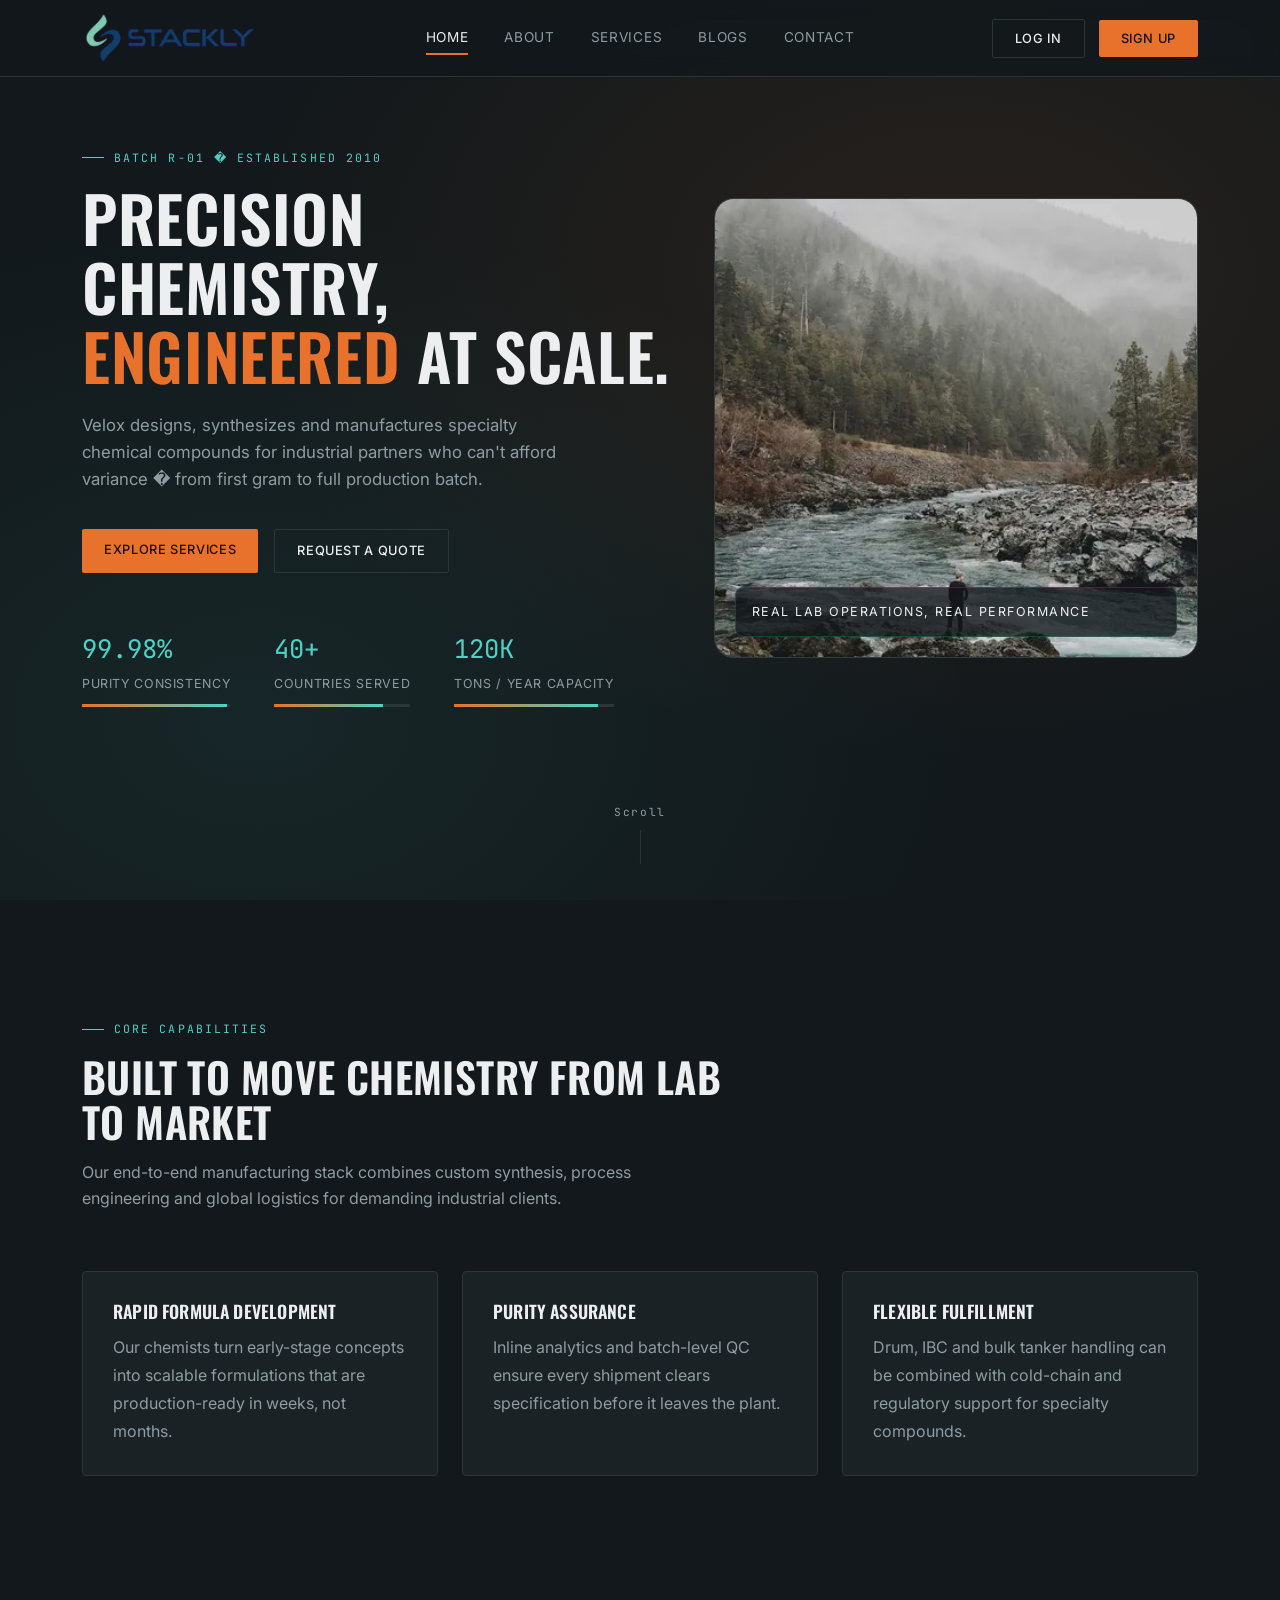
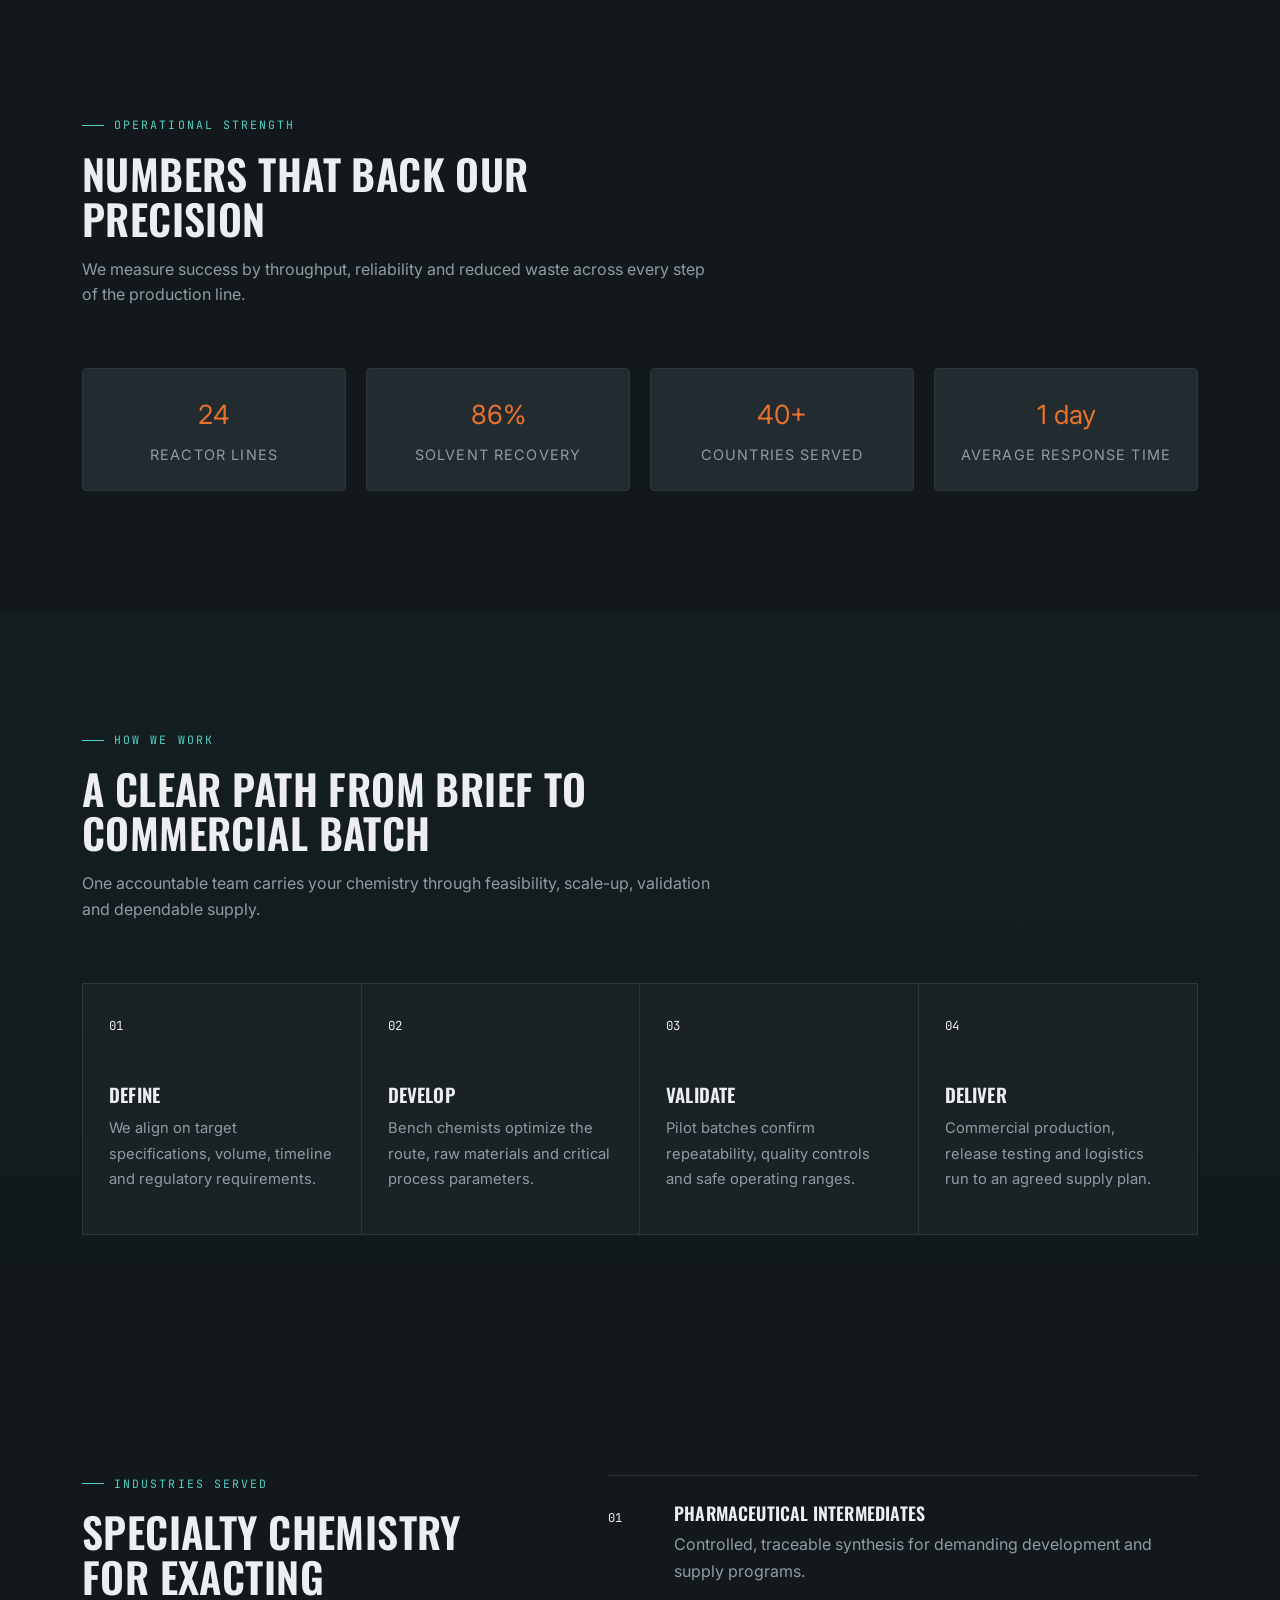
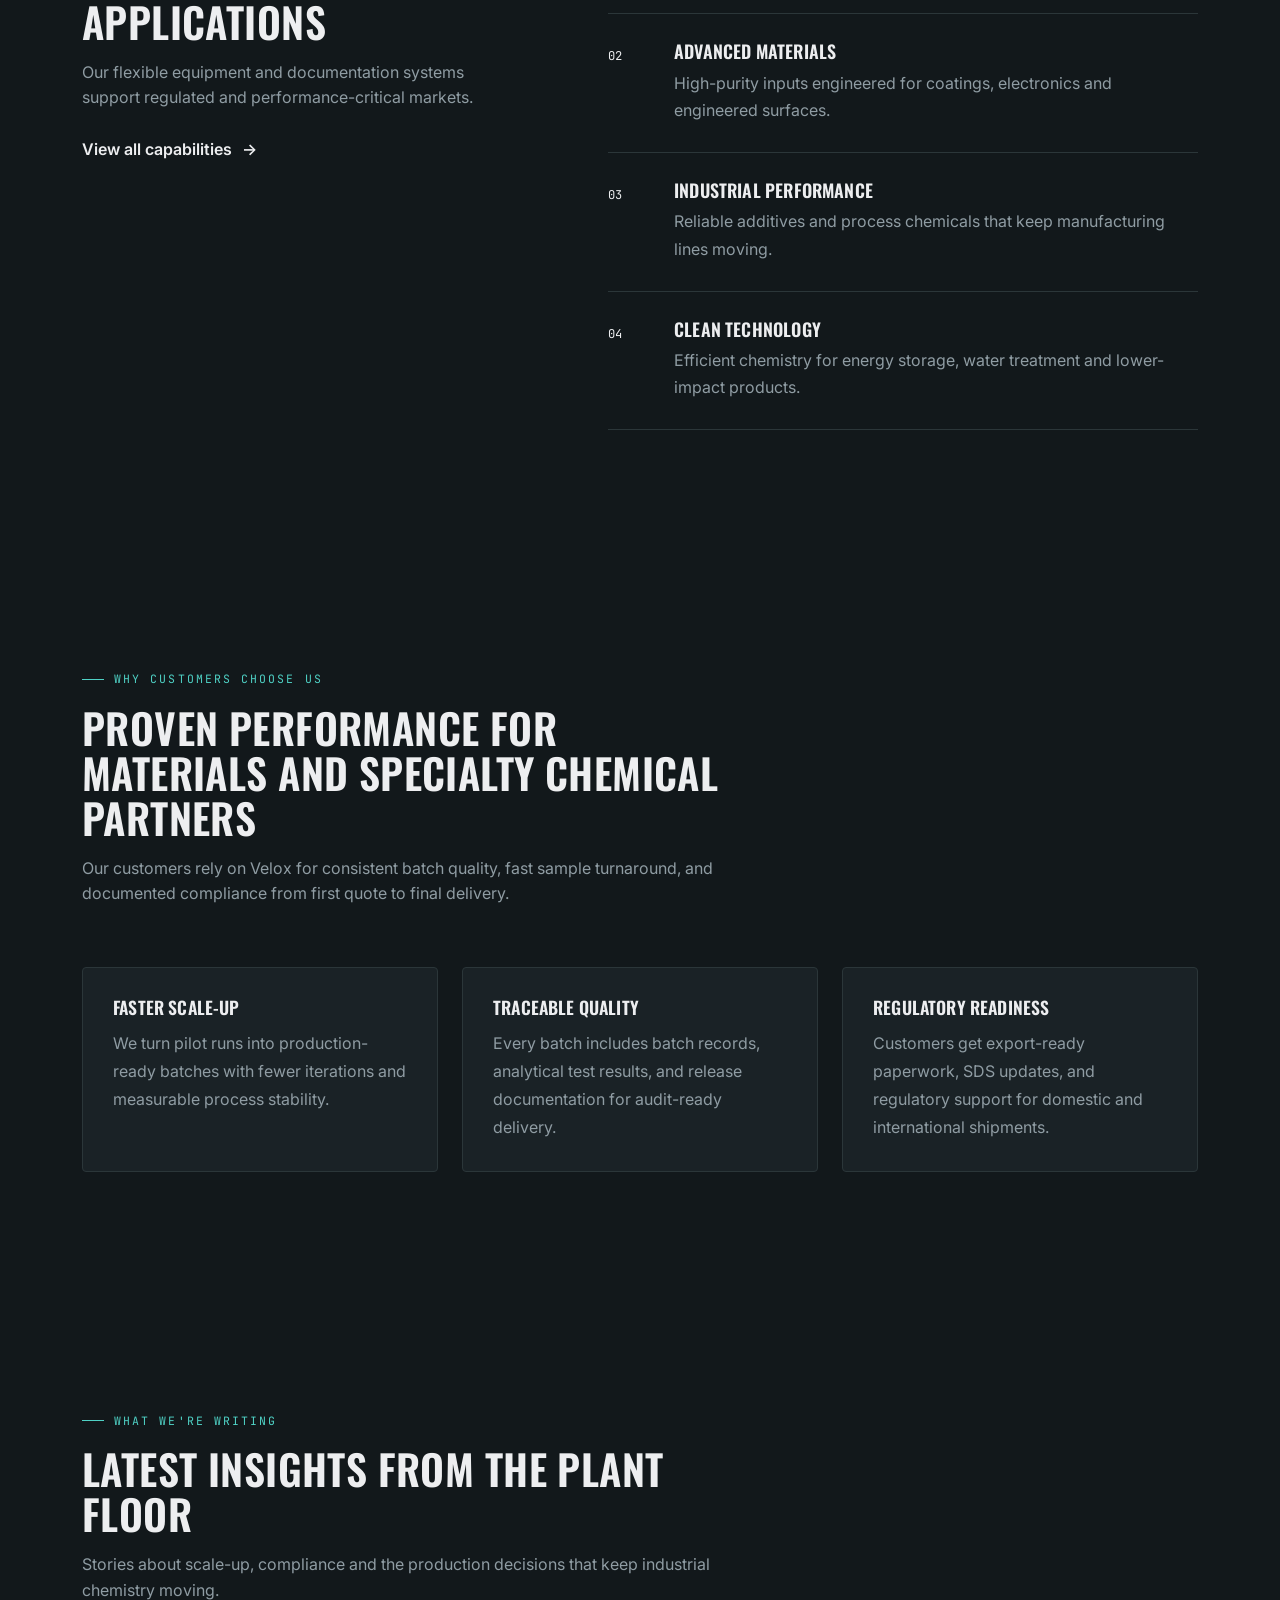
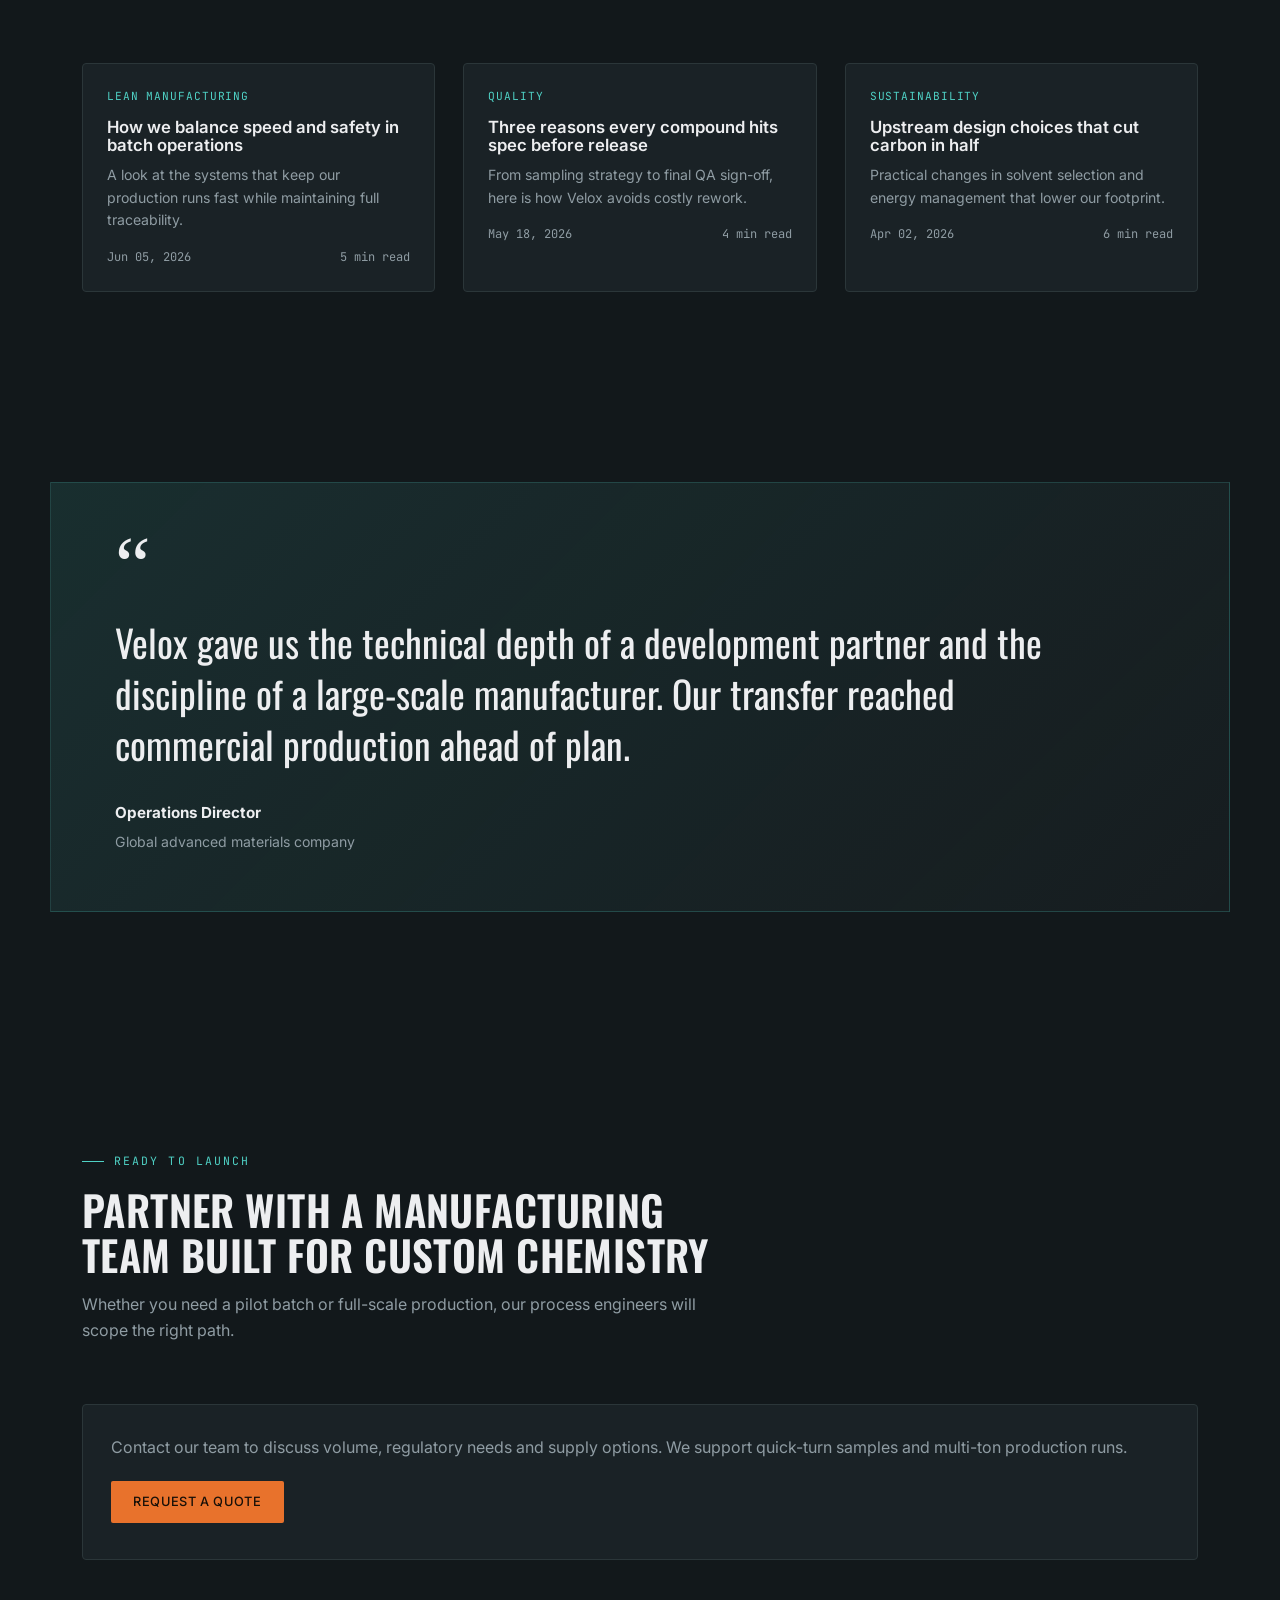
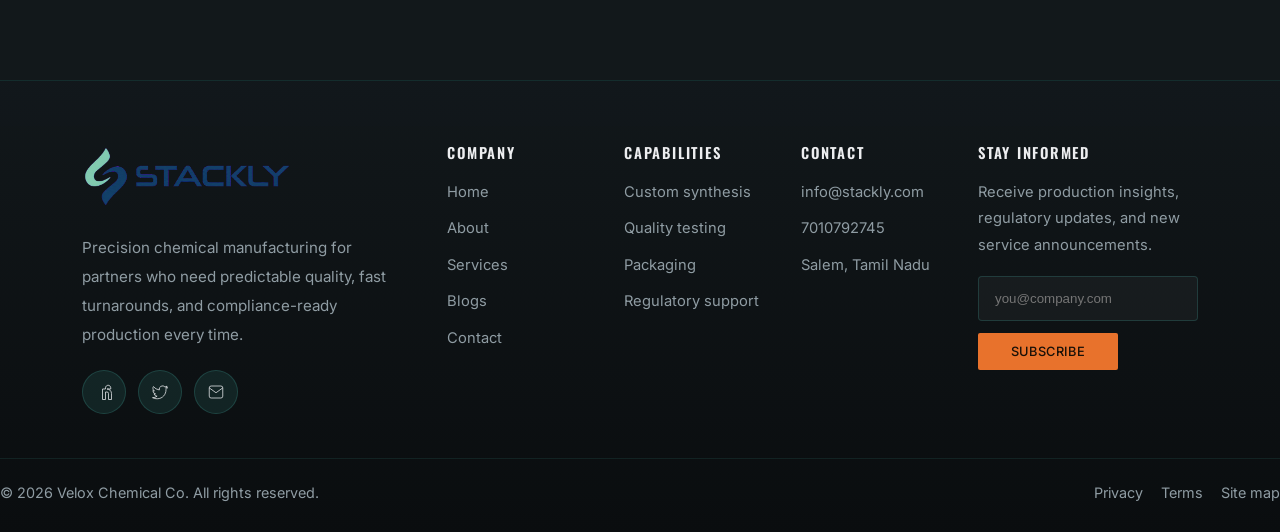
<file: index.html>
<!DOCTYPE html>
<html lang="en">
<head>
<meta charset="UTF-8">
<meta name="viewport" content="width=device-width, initial-scale=1.0">
<title>VELOX Chemical � Precision Chemical Manufacturing</title>
<link rel="preconnect" href="https://fonts.googleapis.com">
<link href="https://fonts.googleapis.com/css2?family=Oswald:wght@400;500;600;700&family=Inter:wght@400;500;600&family=JetBrains+Mono:wght@400;500&display=swap" rel="stylesheet">
<link rel="stylesheet" href="styles.css">
</head>
<body>
<header class="site-nav">
  <div class="nav-inner">
    <a href="index.html" class="logo">
      <img src="assets/stackly-logo.webp" alt="Stackly" class="brand-logo">
    </a>
    <button class="hamburger" id="hamburger" aria-label="Toggle menu"><span></span><span></span><span></span></button>
    <nav class="links" id="navLinks">
      <a href="index.html" class="nav-link">Home</a>
      <a href="about.html" class="nav-link">About</a>
      <a href="services.html" class="nav-link">Services</a>
      <a href="blogs.html" class="nav-link">Blogs</a>
      <a href="contact.html" class="nav-link">Contact</a>
    </nav>
    <div class="nav-actions">
      <button class="btn btn-ghost" onclick="openAuth('login')"><span>Log In</span></button>
      <button class="btn btn-primary" onclick="openAuth('signup')"><span>Sign Up</span></button>
    </div>
  </div>
</header>
<main id="site">
  <section class="hero" id="home">
    <div class="container hero-grid">
      <div>
        <div class="eyebrow">Batch R-01 � Established 2010</div>
        <h1 class="reveal in-view">Precision chemistry,<br><em>engineered</em> at scale.</h1>
        <p class="lede reveal in-view" style="transition-delay:.1s">Velox designs, synthesizes and manufactures specialty chemical compounds for industrial partners who can't afford variance � from first gram to full production batch.</p>
        <div class="hero-ctas reveal in-view" style="transition-delay:.2s">
          <a href="services.html" class="btn btn-primary"><span>Explore Services</span></a>
          <a href="contact.html" class="btn btn-ghost"><span>Request a Quote</span></a>
        </div>
        <div class="stat-row reveal in-view" style="transition-delay:.3s">
          <div class="stat">
            <div class="num">99.98%</div>
            <div class="label">Purity Consistency</div>
            <div class="liquid-bar" style="--fill:98%"><i></i></div>
          </div>
          <div class="stat">
            <div class="num">40+</div>
            <div class="label">Countries Served</div>
            <div class="liquid-bar" style="--fill:80%"><i></i></div>
          </div>
          <div class="stat">
            <div class="num">120K</div>
            <div class="label">Tons / Year Capacity</div>
            <div class="liquid-bar" style="--fill:90%"><i></i></div>
          </div>
        </div>
      </div>
      <div class="scene reveal in-view" style="transition-delay:.2s">
        <div class="hero-media">
          <img src="assets/hero.webp" alt="Laboratory technician inspecting chemical reactor">
          <div class="hero-media-tag">Real lab operations, real performance</div>
        </div>
      </div>
    </div>
    <div class="scroll-cue"><span>Scroll</span><div class="line"></div></div>
  </section>
  <section id="home-services">
    <div class="container">
      <div class="section-head reveal">
        <div class="eyebrow">Core capabilities</div>
        <h2>Built to move chemistry from lab to market</h2>
        <p>Our end-to-end manufacturing stack combines custom synthesis, process engineering and global logistics for demanding industrial clients.</p>
      </div>
      <div class="feature-grid reveal-stagger">
        <div class="feature-card">
          <h3>Rapid formula development</h3>
          <p>Our chemists turn early-stage concepts into scalable formulations that are production-ready in weeks, not months.</p>
        </div>
        <div class="feature-card">
          <h3>Purity assurance</h3>
          <p>Inline analytics and batch-level QC ensure every shipment clears specification before it leaves the plant.</p>
        </div>
        <div class="feature-card">
          <h3>Flexible fulfillment</h3>
          <p>Drum, IBC and bulk tanker handling can be combined with cold-chain and regulatory support for specialty compounds.</p>
        </div>
      </div>
    </div>
  </section>
  <section id="home-impact" class="reveal">
    <div class="container">
      <div class="section-head">
        <div class="eyebrow">Operational strength</div>
        <h2>Numbers that back our precision</h2>
        <p>We measure success by throughput, reliability and reduced waste across every step of the production line.</p>
      </div>
      <div class="stats-grid">
        <div class="stat-card"><div class="num">24</div><div class="label">Reactor lines</div></div>
        <div class="stat-card"><div class="num">86%</div><div class="label">Solvent recovery</div></div>
        <div class="stat-card"><div class="num">40+</div><div class="label">Countries served</div></div>
        <div class="stat-card"><div class="num">1 day</div><div class="label">Average response time</div></div>
      </div>
    </div>
  </section>
  <section id="home-process" class="home-process">
    <div class="container">
      <div class="section-head reveal">
        <div class="eyebrow">How we work</div>
        <h2>A clear path from brief to commercial batch</h2>
        <p>One accountable team carries your chemistry through feasibility, scale-up, validation and dependable supply.</p>
      </div>
      <div class="process-grid reveal-stagger">
        <article class="process-step"><span>01</span><h3>Define</h3><p>We align on target specifications, volume, timeline and regulatory requirements.</p></article>
        <article class="process-step"><span>02</span><h3>Develop</h3><p>Bench chemists optimize the route, raw materials and critical process parameters.</p></article>
        <article class="process-step"><span>03</span><h3>Validate</h3><p>Pilot batches confirm repeatability, quality controls and safe operating ranges.</p></article>
        <article class="process-step"><span>04</span><h3>Deliver</h3><p>Commercial production, release testing and logistics run to an agreed supply plan.</p></article>
      </div>
    </div>
  </section>
  <section id="home-industries">
    <div class="container industries-layout">
      <div class="section-head reveal">
        <div class="eyebrow">Industries served</div>
        <h2>Specialty chemistry for exacting applications</h2>
        <p>Our flexible equipment and documentation systems support regulated and performance-critical markets.</p>
        <a href="services.html" class="text-link">View all capabilities <span aria-hidden="true">→</span></a>
      </div>
      <div class="industry-list reveal-stagger">
        <article><span>01</span><div><h3>Pharmaceutical intermediates</h3><p>Controlled, traceable synthesis for demanding development and supply programs.</p></div></article>
        <article><span>02</span><div><h3>Advanced materials</h3><p>High-purity inputs engineered for coatings, electronics and engineered surfaces.</p></div></article>
        <article><span>03</span><div><h3>Industrial performance</h3><p>Reliable additives and process chemicals that keep manufacturing lines moving.</p></div></article>
        <article><span>04</span><div><h3>Clean technology</h3><p>Efficient chemistry for energy storage, water treatment and lower-impact products.</p></div></article>
      </div>
    </div>
  </section>
  <section id="home-trust" class="reveal">
    <div class="container">
      <div class="section-head">
        <div class="eyebrow">Why customers choose us</div>
        <h2>Proven performance for materials and specialty chemical partners</h2>
        <p>Our customers rely on Velox for consistent batch quality, fast sample turnaround, and documented compliance from first quote to final delivery.</p>
      </div>
      <div class="feature-grid reveal-stagger">
        <div class="feature-card">
          <h3>Faster scale-up</h3>
          <p>We turn pilot runs into production-ready batches with fewer iterations and measurable process stability.</p>
        </div>
        <div class="feature-card">
          <h3>Traceable quality</h3>
          <p>Every batch includes batch records, analytical test results, and release documentation for audit-ready delivery.</p>
        </div>
        <div class="feature-card">
          <h3>Regulatory readiness</h3>
          <p>Customers get export-ready paperwork, SDS updates, and regulatory support for domestic and international shipments.</p>
        </div>
      </div>
    </div>
  </section>
  <section id="home-blog">
    <div class="container">
      <div class="section-head reveal">
        <div class="eyebrow">What we're writing</div>
        <h2>Latest insights from the plant floor</h2>
        <p>Stories about scale-up, compliance and the production decisions that keep industrial chemistry moving.</p>
      </div>
      <div class="blog-grid reveal-stagger">
        <article class="blog-card">
          <div class="blog-body">
            <div class="blog-tag">Lean Manufacturing</div>
            <h3>How we balance speed and safety in batch operations</h3>
            <p>A look at the systems that keep our production runs fast while maintaining full traceability.</p>
            <div class="blog-meta"><span>Jun 05, 2026</span><span>5 min read</span></div>
          </div>
        </article>
        <article class="blog-card">
          <div class="blog-body">
            <div class="blog-tag">Quality</div>
            <h3>Three reasons every compound hits spec before release</h3>
            <p>From sampling strategy to final QA sign-off, here is how Velox avoids costly rework.</p>
            <div class="blog-meta"><span>May 18, 2026</span><span>4 min read</span></div>
          </div>
        </article>
        <article class="blog-card">
          <div class="blog-body">
            <div class="blog-tag">Sustainability</div>
            <h3>Upstream design choices that cut carbon in half</h3>
            <p>Practical changes in solvent selection and energy management that lower our footprint.</p>
            <div class="blog-meta"><span>Apr 02, 2026</span><span>6 min read</span></div>
          </div>
        </article>
      </div>
    </div>
  </section>
  <section id="home-testimonial" class="reveal">
    <div class="container testimonial-panel">
      <div class="quote-mark" aria-hidden="true">“</div>
      <blockquote>Velox gave us the technical depth of a development partner and the discipline of a large-scale manufacturer. Our transfer reached commercial production ahead of plan.</blockquote>
      <div class="quote-author"><strong>Operations Director</strong><span>Global advanced materials company</span></div>
    </div>
  </section>
  <section id="home-cta" class="reveal">
    <div class="container">
      <div class="section-head">
        <div class="eyebrow">Ready to launch</div>
        <h2>Partner with a manufacturing team built for custom chemistry</h2>
        <p>Whether you need a pilot batch or full-scale production, our process engineers will scope the right path.</p>
      </div>
      <div class="card-panel">
        <p>Contact our team to discuss volume, regulatory needs and supply options. We support quick-turn samples and multi-ton production runs.</p>
        <a href="contact.html" class="btn btn-primary" style="margin-top:20px; display:inline-block;"><span>Request a quote</span></a>
      </div>
    </div>
  </section>
</main>
<footer class="site-footer">
  <div class="container footer-grid">
    <div class="footer-brand">
      <a href="index.html" class="footer-logo"><img src="assets/stackly-logo.webp" alt="Stackly" class="brand-logo"></a>
      <p>Precision chemical manufacturing for partners who need predictable quality, fast turnarounds, and compliance-ready production every time.</p>
      <div class="footer-social">
        <a href="404.html" aria-label="LinkedIn">
          <svg viewBox="0 0 24 24" aria-hidden="true"><path d="M16 8a6 6 0 0 1 6 6v8h-4v-8a2 2 0 0 0-2-2h-2v10h-4V8h4V6.5C14 4.57 15.57 3 17.5 3S21 4.57 21 6.5V8h-5z"/></svg>
        </a>
        <a href="404.html" aria-label="Twitter">
          <svg viewBox="0 0 24 24" aria-hidden="true"><path d="M22 5.92c-.8.35-1.65.58-2.55.69a4.44 4.44 0 0 0 1.96-2.45 8.8 8.8 0 0 1-2.8 1.08 4.4 4.4 0 0 0-7.5 4.02A12.48 12.48 0 0 1 3.15 4.8a4.37 4.37 0 0 0-.6 2.21 4.4 4.4 0 0 0 1.96 3.66 4.37 4.37 0 0 1-2-.56v.06a4.4 4.4 0 0 0 3.52 4.31 4.44 4.44 0 0 1-2 .08 4.4 4.4 0 0 0 4.11 3.05A8.82 8.82 0 0 1 2 19.54 12.43 12.43 0 0 0 8.29 21c7.55 0 11.68-6.26 11.68-11.68 0-.18-.01-.36-.02-.54A8.36 8.36 0 0 0 22 5.92z"/></svg>
        </a>
        <a href="404.html" aria-label="Email">
          <svg viewBox="0 0 24 24" aria-hidden="true"><path d="M3 6.5A2.5 2.5 0 0 1 5.5 4h13A2.5 2.5 0 0 1 21 6.5v11a2.5 2.5 0 0 1-2.5 2.5h-13A2.5 2.5 0 0 1 3 17.5v-11z"/><path d="M21 6.5 12 13 3 6.5"/></svg>
        </a>
      </div>
    </div>
    <div class="footer-column">
      <h4>Company</h4>
      <a href="index.html">Home</a>
      <a href="about.html">About</a>
      <a href="services.html">Services</a>
      <a href="blogs.html">Blogs</a>
      <a href="contact.html">Contact</a>
    </div>
    <div class="footer-column">
      <h4>Capabilities</h4>
      <a href="404.html">Custom synthesis</a>
      <a href="404.html">Quality testing</a>
      <a href="404.html">Packaging</a>
      <a href="404.html">Regulatory support</a>
    </div>
    <div class="footer-column">
      <h4>Contact</h4>
      <p>info@stackly.com</p>
      <p>7010792745</p>
      <p>Salem, Tamil Nadu</p>
    </div>
    <div class="footer-column footer-subscribe">
      <h4>Stay informed</h4>
      <p>Receive production insights, regulatory updates, and new service announcements.</p>
      <form class="newsletter-form footer-newsletter-form">
        <input type="email" placeholder="you@company.com" aria-label="Email for newsletter" required>
        <button type="submit" class="btn btn-primary"><span>Subscribe</span></button>
      </form>
    </div>
  </div>
  <div class="footer-bottom">
    <p>© 2026 Velox Chemical Co. All rights reserved.</p>
    <div class="footer-bottom-links">
      <a href="404.html">Privacy</a>
      <a href="404.html">Terms</a>
      <a href="404.html">Site map</a>
    </div>
  </div>
</footer>
<div class="auth-overlay" id="authOverlay">
  <div class="auth-card">
    <button class="auth-close" onclick="closeAuth()" aria-label="Close">?</button>
    <div class="auth-role-select">
      <button type="button" class="role-option active" data-role="user" onclick="selectAuthRole('user')">User</button>
      <button type="button" class="role-option" data-role="admin" onclick="selectAuthRole('admin')">Admin</button>
    </div>
    <div class="auth-panel active" id="loginPanel">
      <div class="auth-eyebrow">Client Portal</div>
      <h2>Log in</h2>
      <p class="sub">Access batch records, certificates of analysis and shipment tracking.</p>
      <form class="auth-form" onsubmit="return submitAuth(event,'login')">
        <div class="field"><label for="li-email">Email</label><input id="li-email" type="email" required placeholder="you@company.com"></div>
        <div class="field"><label for="li-domain">Domain</label><select id="li-domain" required><option value="" selected disabled>Choose your domain</option><option>Manufacturing</option><option>Research &amp; Development</option><option>Pharmaceutical</option><option>Supplier</option><option>Other</option></select></div>
        <div class="field"><label for="li-pass">Password</label><input id="li-pass" type="password" required placeholder="��������"></div>
        <div class="auth-form-options"><button type="button" class="forgot-password" onclick="requestPasswordReset()">Forgot password?</button></div>
        <p class="auth-message" aria-live="polite"></p>
        <button type="submit" class="btn btn-primary auth-submit"><span>Log In</span></button>
      </form>
      <div class="auth-switch">New to Velox? <button onclick="switchAuth('signup')">Create an account</button></div>
    </div>
    <div class="auth-panel" id="signupPanel">
      <div class="auth-eyebrow">Client Portal</div>
      <h2>Sign up</h2>
      <p class="sub">Set up an account to request quotes and track production runs.</p>
      <form class="auth-form" onsubmit="return submitAuth(event,'signup')">
        <div class="field"><label for="su-name">Your name</label><input id="su-name" type="text" required placeholder="Your full name" autocomplete="name"></div>
        <div class="field"><label for="su-email">Email</label><input id="su-email" type="email" required placeholder="you@company.com"></div>
        <div class="field"><label for="su-pass">Password</label><input id="su-pass" type="password" required placeholder="��������"></div>
        <button type="submit" class="btn btn-primary auth-submit"><span>Create Account</span></button>
      </form>
      <div class="auth-switch">Already have an account? <button onclick="switchAuth('login')">Log in</button></div>
    </div>
  </div>
</div>
<script src="script.js"></script>
</body>
</html>
</file>
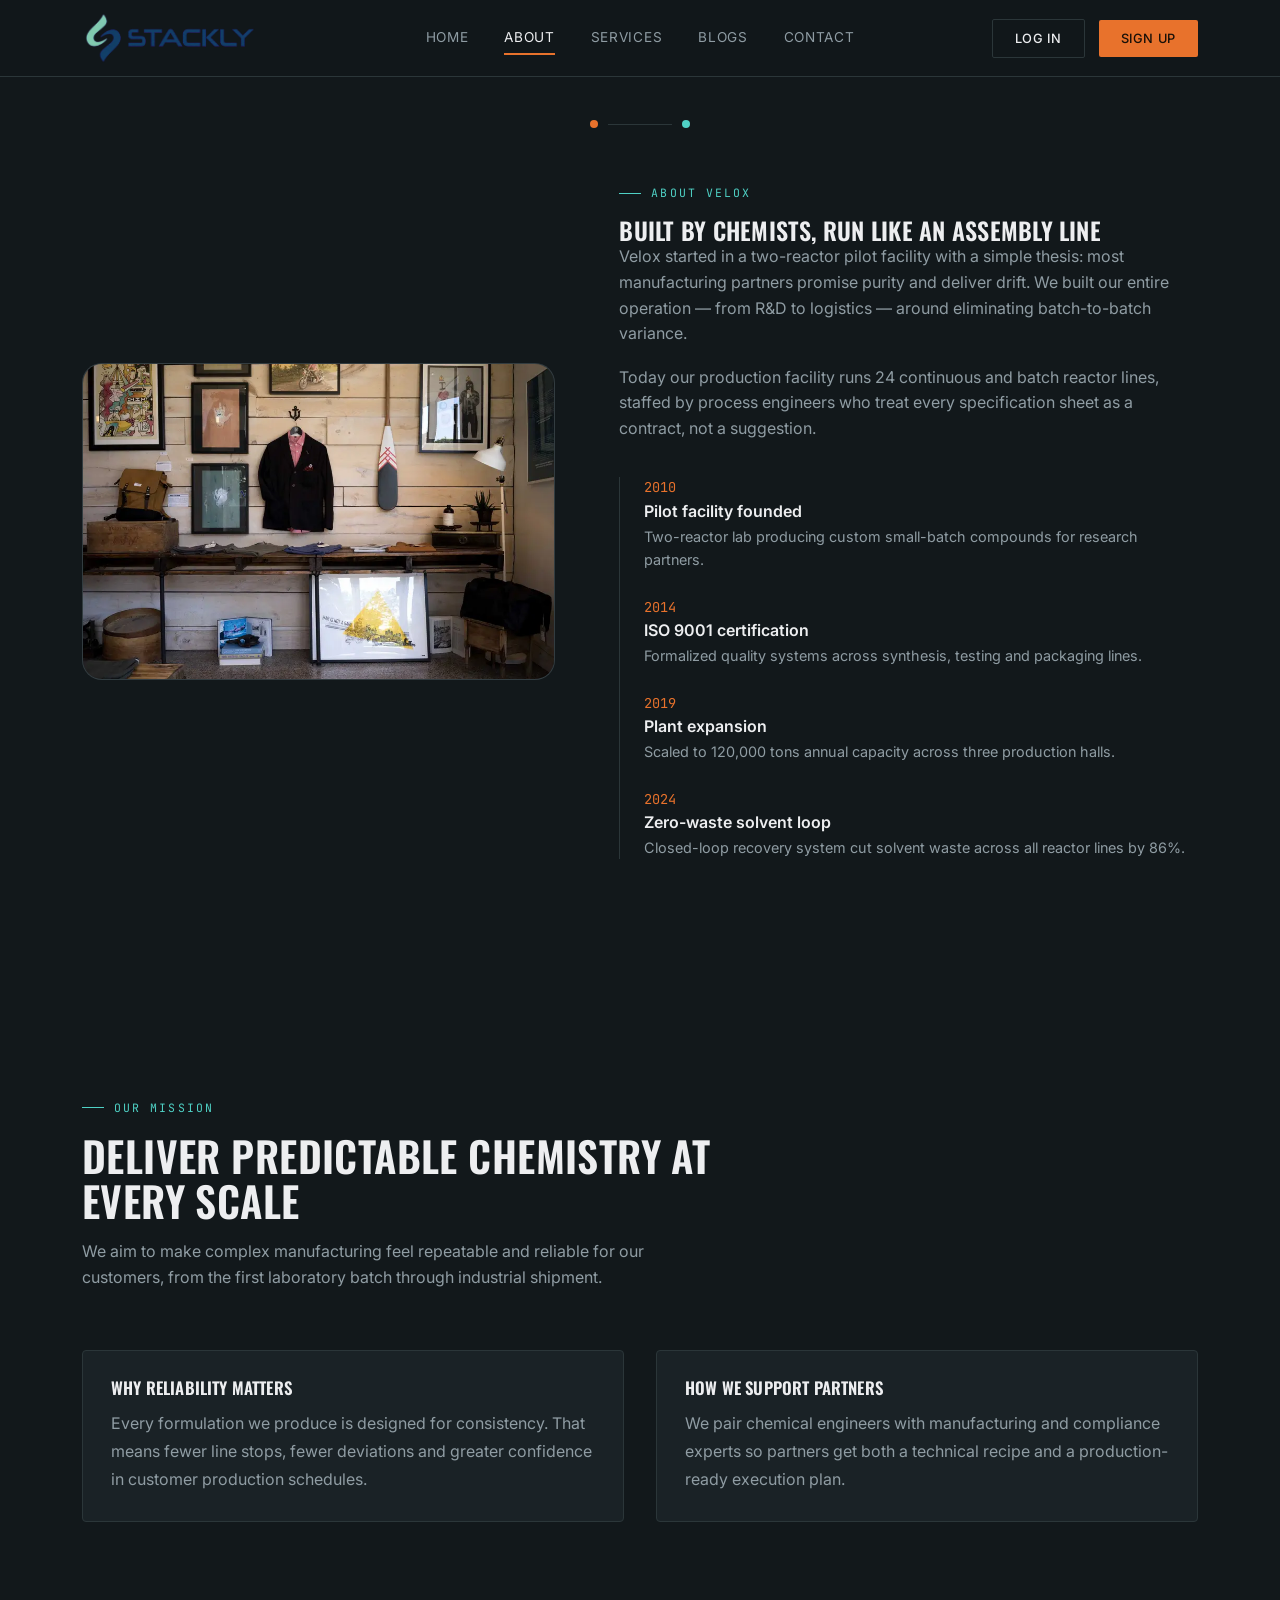
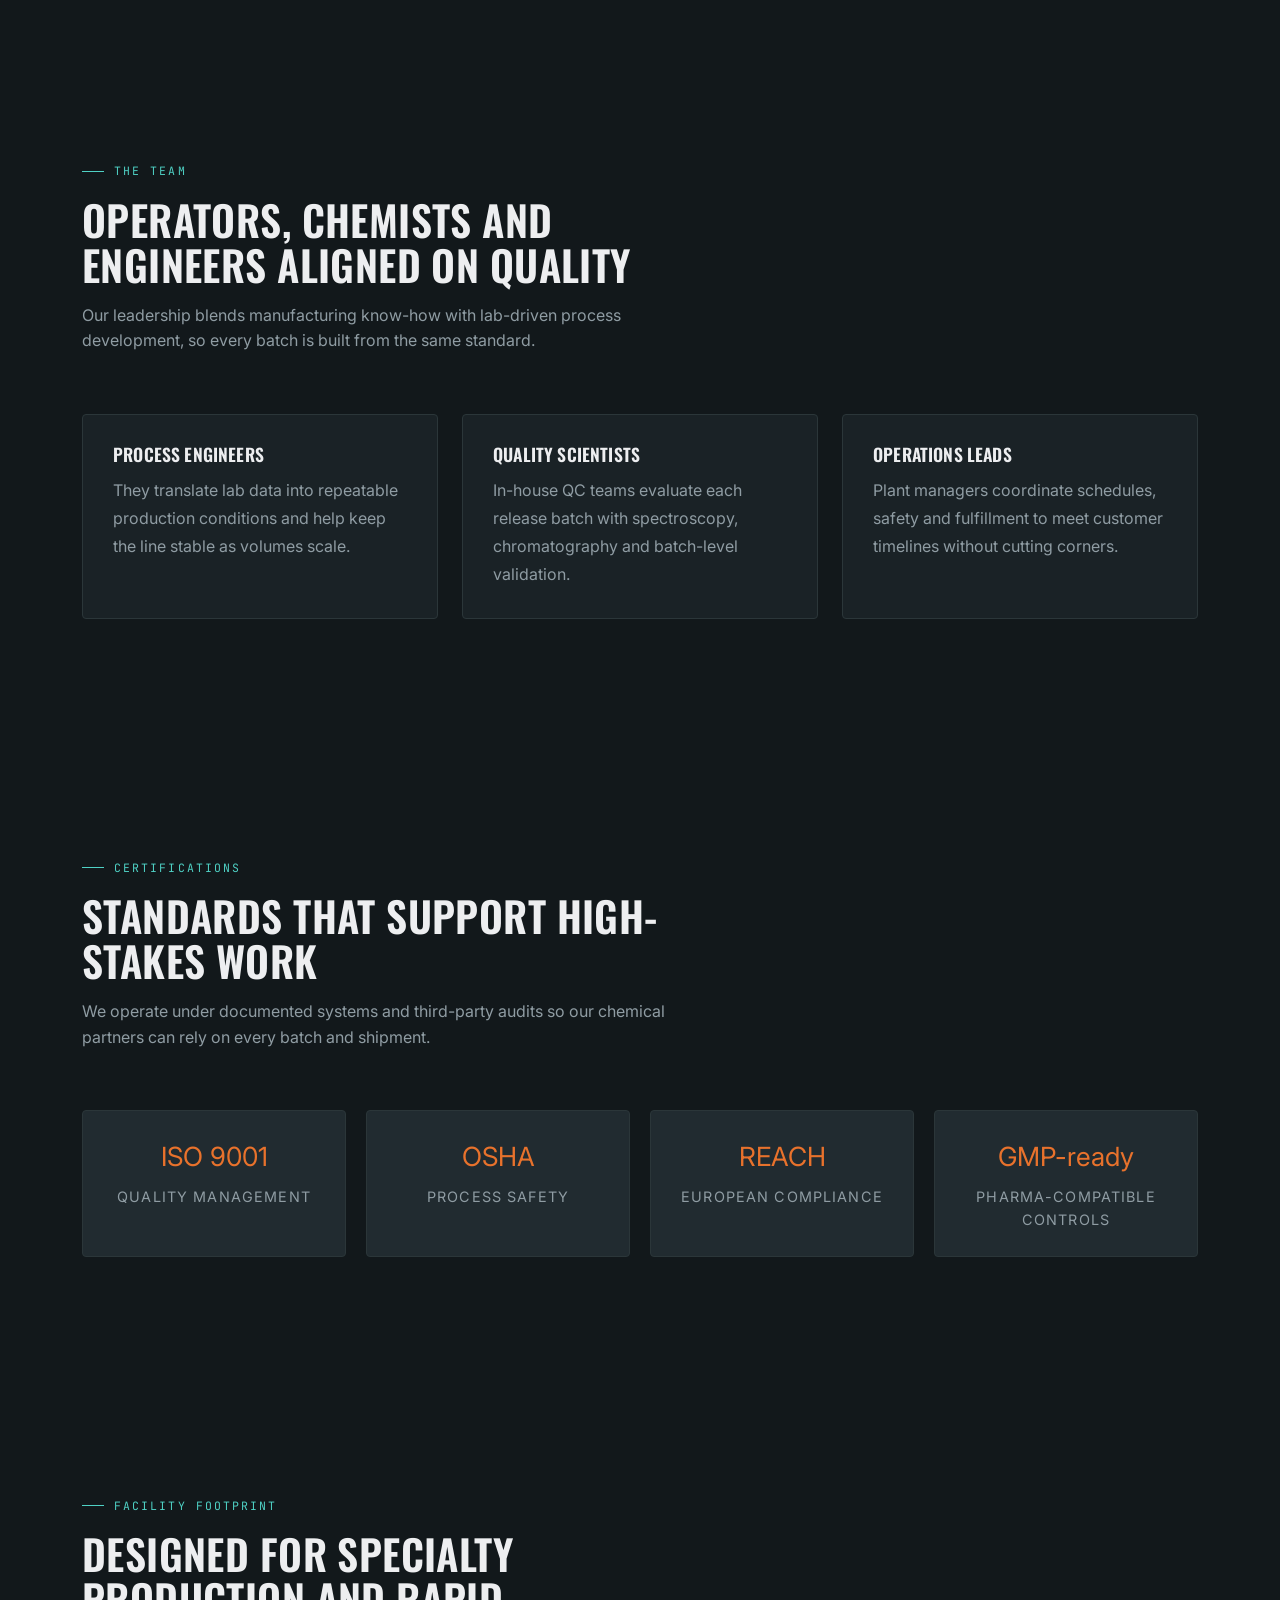
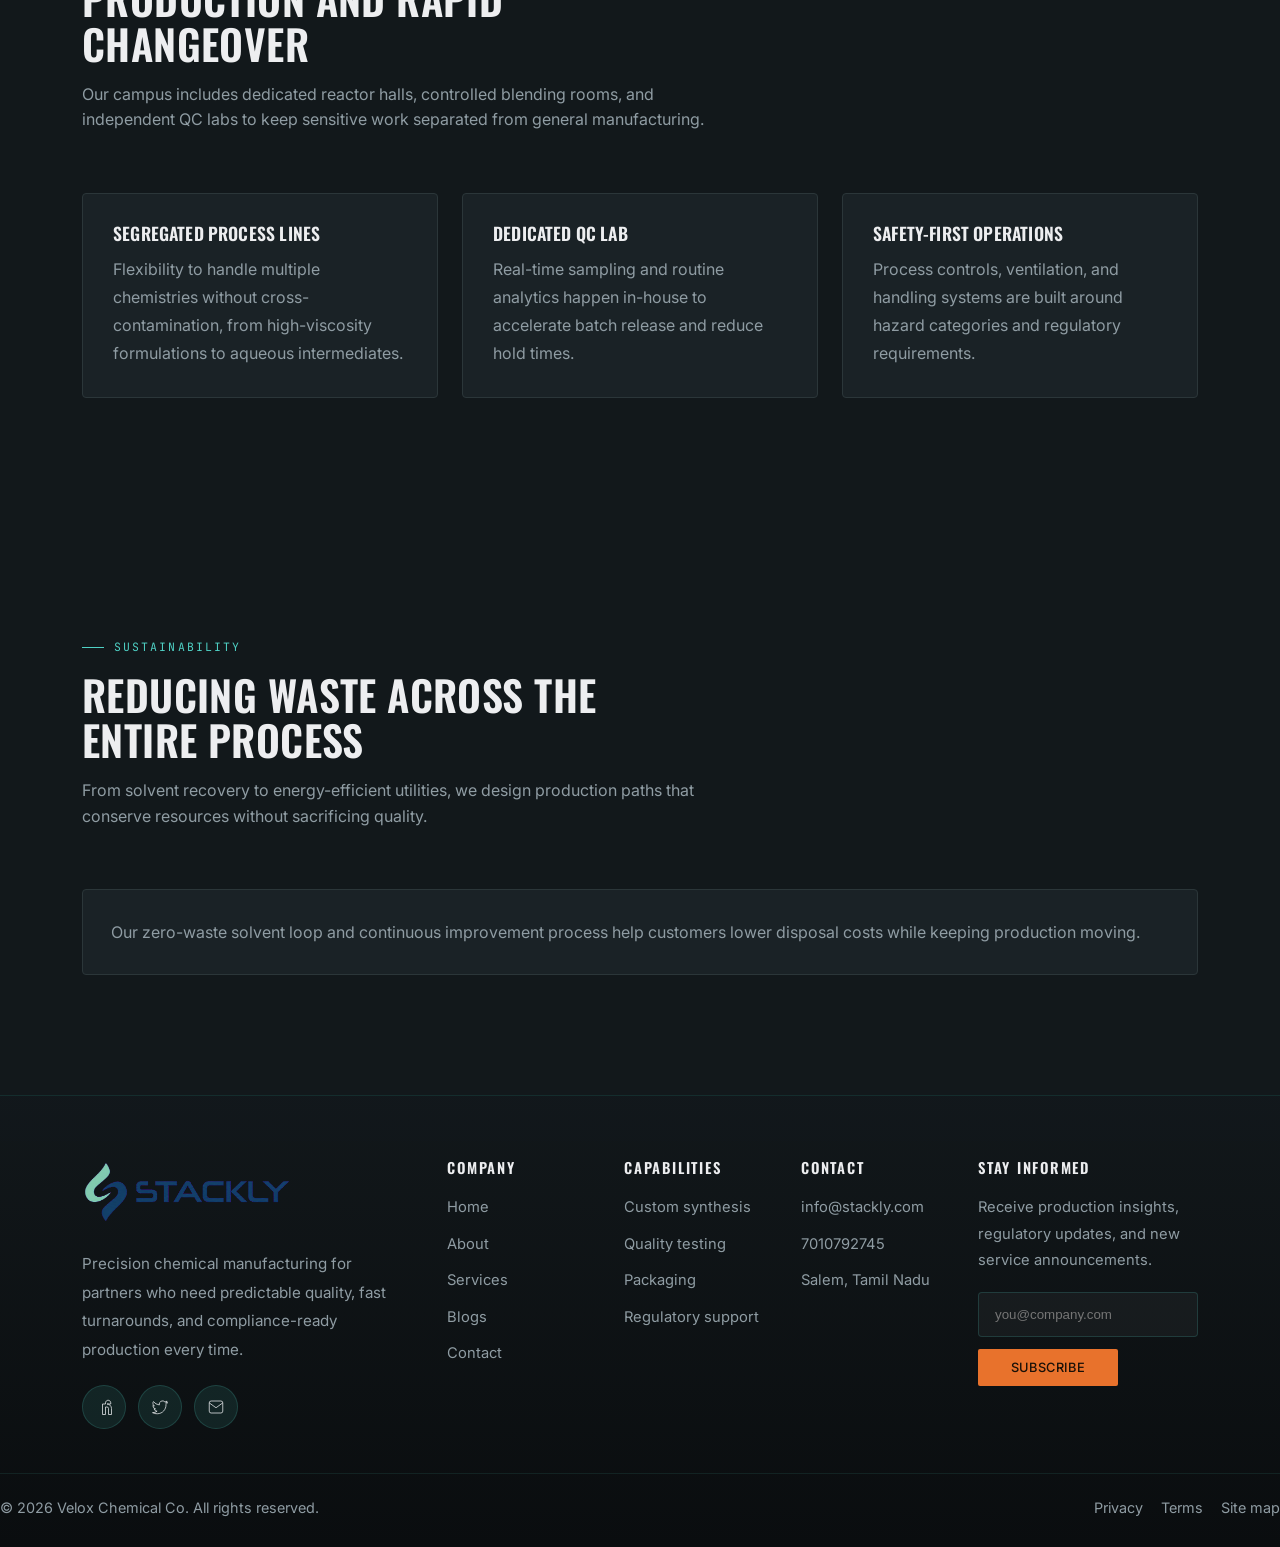
<file: about.html>
<!DOCTYPE html>
<html lang="en">
<head>
<meta charset="UTF-8">
<meta name="viewport" content="width=device-width, initial-scale=1.0">
<title>About — VELOX Chemical</title>
<link rel="preconnect" href="https://fonts.googleapis.com">
<link href="https://fonts.googleapis.com/css2?family=Oswald:wght@400;500;600;700&family=Inter:wght@400;500;600&family=JetBrains+Mono:wght@400;500&display=swap" rel="stylesheet">
<link rel="stylesheet" href="styles.css">
</head>
<body>
<header class="site-nav">
  <div class="nav-inner">
    <a href="index.html" class="logo">
      <img src="assets/stackly-logo.webp" alt="Stackly" class="brand-logo">
    </a>
    <button class="hamburger" id="hamburger" aria-label="Toggle menu"><span></span><span></span><span></span></button>
    <nav class="links" id="navLinks">
      <a href="index.html" class="nav-link">Home</a>
      <a href="about.html" class="nav-link">About</a>
      <a href="services.html" class="nav-link">Services</a>
      <a href="blogs.html" class="nav-link">Blogs</a>
      <a href="contact.html" class="nav-link">Contact</a>
    </nav>
    <div class="nav-actions">
      <button class="btn btn-ghost" onclick="openAuth('login')"><span>Log In</span></button>
      <button class="btn btn-primary" onclick="openAuth('signup')"><span>Sign Up</span></button>
    </div>
  </div>
</header>
<main id="site">
  <section id="about">
    <div class="container">
      <div class="bond-divider"><span class="node"></span><span class="rule"></span><span class="node alt"></span></div>
      <div class="about-grid">
        <div class="reveal">
          <div class="section-image">
            <img src="assets/about.webp" alt="Production facility interior with technicians and equipment">
          </div>
        </div>
        <div class="reveal" style="transition-delay:.1s">
          <div class="eyebrow">About Velox</div>
          <h2>Built by chemists, run like an assembly line</h2>
          <div class="about-copy">
            <p>Velox started in a two-reactor pilot facility with a simple thesis: most manufacturing partners promise purity and deliver drift. We built our entire operation — from R&D to logistics — around eliminating batch-to-batch variance.</p>
            <p>Today our production facility runs 24 continuous and batch reactor lines, staffed by process engineers who treat every specification sheet as a contract, not a suggestion.</p>
          </div>
          <div class="timeline">
            <div class="item">
              <div class="year">2010</div>
              <h4>Pilot facility founded</h4>
              <p>Two-reactor lab producing custom small-batch compounds for research partners.</p>
            </div>
            <div class="item">
              <div class="year">2014</div>
              <h4>ISO 9001 certification</h4>
              <p>Formalized quality systems across synthesis, testing and packaging lines.</p>
            </div>
            <div class="item">
              <div class="year">2019</div>
              <h4>Plant expansion</h4>
              <p>Scaled to 120,000 tons annual capacity across three production halls.</p>
            </div>
            <div class="item">
              <div class="year">2024</div>
              <h4>Zero-waste solvent loop</h4>
              <p>Closed-loop recovery system cut solvent waste across all reactor lines by 86%.</p>
            </div>
          </div>
        </div>
      </div>
    </div>
  </section>
  <section id="mission" class="reveal">
    <div class="container">
      <div class="section-head">
        <div class="eyebrow">Our mission</div>
        <h2>Deliver predictable chemistry at every scale</h2>
        <p>We aim to make complex manufacturing feel repeatable and reliable for our customers, from the first laboratory batch through industrial shipment.</p>
      </div>
      <div class="split-grid">
        <div class="card-panel">
          <h3>Why reliability matters</h3>
          <p>Every formulation we produce is designed for consistency. That means fewer line stops, fewer deviations and greater confidence in customer production schedules.</p>
        </div>
        <div class="card-panel">
          <h3>How we support partners</h3>
          <p>We pair chemical engineers with manufacturing and compliance experts so partners get both a technical recipe and a production-ready execution plan.</p>
        </div>
      </div>
    </div>
  </section>
  <section id="team" class="reveal">
    <div class="container">
      <div class="section-head">
        <div class="eyebrow">The team</div>
        <h2>Operators, chemists and engineers aligned on quality</h2>
        <p>Our leadership blends manufacturing know-how with lab-driven process development, so every batch is built from the same standard.</p>
      </div>
      <div class="feature-grid reveal-stagger">
        <div class="feature-card">
          <h3>Process engineers</h3>
          <p>They translate lab data into repeatable production conditions and help keep the line stable as volumes scale.</p>
        </div>
        <div class="feature-card">
          <h3>Quality scientists</h3>
          <p>In-house QC teams evaluate each release batch with spectroscopy, chromatography and batch-level validation.</p>
        </div>
        <div class="feature-card">
          <h3>Operations leads</h3>
          <p>Plant managers coordinate schedules, safety and fulfillment to meet customer timelines without cutting corners.</p>
        </div>
      </div>
    </div>
  </section>
  <section id="certifications" class="reveal">
    <div class="container">
      <div class="section-head">
        <div class="eyebrow">Certifications</div>
        <h2>Standards that support high-stakes work</h2>
        <p>We operate under documented systems and third-party audits so our chemical partners can rely on every batch and shipment.</p>
      </div>
      <div class="stats-grid">
        <div class="stat-card"><div class="num">ISO 9001</div><div class="label">Quality management</div></div>
        <div class="stat-card"><div class="num">OSHA</div><div class="label">Process safety</div></div>
        <div class="stat-card"><div class="num">REACH</div><div class="label">European compliance</div></div>
        <div class="stat-card"><div class="num">GMP-ready</div><div class="label">Pharma-compatible controls</div></div>
      </div>
    </div>
  </section>
  <section id="facility" class="reveal">
    <div class="container">
      <div class="section-head">
        <div class="eyebrow">Facility footprint</div>
        <h2>Designed for specialty production and rapid changeover</h2>
        <p>Our campus includes dedicated reactor halls, controlled blending rooms, and independent QC labs to keep sensitive work separated from general manufacturing.</p>
      </div>
      <div class="feature-grid reveal-stagger">
        <div class="feature-card"><h3>Segregated process lines</h3><p>Flexibility to handle multiple chemistries without cross-contamination, from high-viscosity formulations to aqueous intermediates.</p></div>
        <div class="feature-card"><h3>Dedicated QC lab</h3><p>Real-time sampling and routine analytics happen in-house to accelerate batch release and reduce hold times.</p></div>
        <div class="feature-card"><h3>Safety-first operations</h3><p>Process controls, ventilation, and handling systems are built around hazard categories and regulatory requirements.</p></div>
      </div>
    </div>
  </section>
  <section id="impact" class="reveal">
    <div class="container">
      <div class="section-head">
        <div class="eyebrow">Sustainability</div>
        <h2>Reducing waste across the entire process</h2>
        <p>From solvent recovery to energy-efficient utilities, we design production paths that conserve resources without sacrificing quality.</p>
      </div>
      <div class="card-panel">
        <p>Our zero-waste solvent loop and continuous improvement process help customers lower disposal costs while keeping production moving.</p>
      </div>
    </div>
  </section>
</main>
<footer class="site-footer">
  <div class="container footer-grid">
    <div class="footer-brand">
      <a href="index.html" class="footer-logo"><img src="assets/stackly-logo.webp" alt="Stackly" class="brand-logo"></a>
      <p>Precision chemical manufacturing for partners who need predictable quality, fast turnarounds, and compliance-ready production every time.</p>
      <div class="footer-social">
        <a href="404.html" aria-label="LinkedIn">
          <svg viewBox="0 0 24 24" aria-hidden="true"><path d="M16 8a6 6 0 0 1 6 6v8h-4v-8a2 2 0 0 0-2-2h-2v10h-4V8h4V6.5C14 4.57 15.57 3 17.5 3S21 4.57 21 6.5V8h-5z"/></svg>
        </a>
        <a href="404.html" aria-label="Twitter">
          <svg viewBox="0 0 24 24" aria-hidden="true"><path d="M22 5.92c-.8.35-1.65.58-2.55.69a4.44 4.44 0 0 0 1.96-2.45 8.8 8.8 0 0 1-2.8 1.08 4.4 4.4 0 0 0-7.5 4.02A12.48 12.48 0 0 1 3.15 4.8a4.37 4.37 0 0 0-.6 2.21 4.4 4.4 0 0 0 1.96 3.66 4.37 4.37 0 0 1-2-.56v.06a4.4 4.4 0 0 0 3.52 4.31 4.44 4.44 0 0 1-2 .08 4.4 4.4 0 0 0 4.11 3.05A8.82 8.82 0 0 1 2 19.54 12.43 12.43 0 0 0 8.29 21c7.55 0 11.68-6.26 11.68-11.68 0-.18-.01-.36-.02-.54A8.36 8.36 0 0 0 22 5.92z"/></svg>
        </a>
        <a href="404.html" aria-label="Email">
          <svg viewBox="0 0 24 24" aria-hidden="true"><path d="M3 6.5A2.5 2.5 0 0 1 5.5 4h13A2.5 2.5 0 0 1 21 6.5v11a2.5 2.5 0 0 1-2.5 2.5h-13A2.5 2.5 0 0 1 3 17.5v-11z"/><path d="M21 6.5 12 13 3 6.5"/></svg>
        </a>
      </div>
    </div>
    <div class="footer-column">
      <h4>Company</h4>
      <a href="index.html">Home</a>
      <a href="about.html">About</a>
      <a href="services.html">Services</a>
      <a href="blogs.html">Blogs</a>
      <a href="contact.html">Contact</a>
    </div>
    <div class="footer-column">
      <h4>Capabilities</h4>
      <a href="404.html">Custom synthesis</a>
      <a href="404.html">Quality testing</a>
      <a href="404.html">Packaging</a>
      <a href="404.html">Regulatory support</a>
    </div>
    <div class="footer-column">
      <h4>Contact</h4>
      <p>info@stackly.com</p>
      <p>7010792745</p>
      <p>Salem, Tamil Nadu</p>
    </div>
    <div class="footer-column footer-subscribe">
      <h4>Stay informed</h4>
      <p>Receive production insights, regulatory updates, and new service announcements.</p>
      <form class="newsletter-form footer-newsletter-form">
        <input type="email" placeholder="you@company.com" aria-label="Email for newsletter" required>
        <button type="submit" class="btn btn-primary"><span>Subscribe</span></button>
      </form>
    </div>
  </div>
  <div class="footer-bottom">
    <p>© 2026 Velox Chemical Co. All rights reserved.</p>
    <div class="footer-bottom-links">
      <a href="404.html">Privacy</a>
      <a href="404.html">Terms</a>
      <a href="404.html">Site map</a>
    </div>
  </div>
</footer>
<div class="auth-overlay" id="authOverlay">
  <div class="auth-card">
    <button class="auth-close" onclick="closeAuth()" aria-label="Close">✕</button>
    <div class="auth-panel active" id="loginPanel">
      <div class="auth-eyebrow">Client Portal</div>
      <h2>Log in</h2>
      <p class="sub">Access batch records, certificates of analysis and shipment tracking.</p>
      <form class="auth-form" onsubmit="return submitAuth(event,'login')">
        <div class="field"><label for="li-email">Email</label><input id="li-email" type="email" required placeholder="you@company.com"></div>
        <div class="field"><label for="li-domain">Domain</label><select id="li-domain" required><option value="" selected disabled>Choose your domain</option><option>Manufacturing</option><option>Research &amp; Development</option><option>Pharmaceutical</option><option>Supplier</option><option>Other</option></select></div>
        <div class="field"><label for="li-pass">Password</label><input id="li-pass" type="password" required placeholder="••••••••"></div>
        <div class="auth-form-options"><button type="button" class="forgot-password" onclick="requestPasswordReset()">Forgot password?</button></div>
        <p class="auth-message" aria-live="polite"></p>
        <button type="submit" class="btn btn-primary auth-submit"><span>Log In</span></button>
      </form>
      <div class="auth-switch">New to Velox? <button onclick="switchAuth('signup')">Create an account</button></div>
    </div>
    <div class="auth-panel" id="signupPanel">
      <div class="auth-eyebrow">Client Portal</div>
      <h2>Sign up</h2>
      <p class="sub">Set up an account to request quotes and track production runs.</p>
      <form class="auth-form" onsubmit="return submitAuth(event,'signup')">
        <div class="field"><label for="su-name">Your name</label><input id="su-name" type="text" required placeholder="Your full name" autocomplete="name"></div>
        <div class="field"><label for="su-email">Email</label><input id="su-email" type="email" required placeholder="you@company.com"></div>
        <div class="field"><label for="su-pass">Password</label><input id="su-pass" type="password" required placeholder="••••••••"></div>
        <button type="submit" class="btn btn-primary auth-submit"><span>Create Account</span></button>
      </form>
      <div class="auth-switch">Already have an account? <button onclick="switchAuth('login')">Log in</button></div>
    </div>
  </div>
</div>
<script src="script.js"></script>
</body>
</html>
</file>
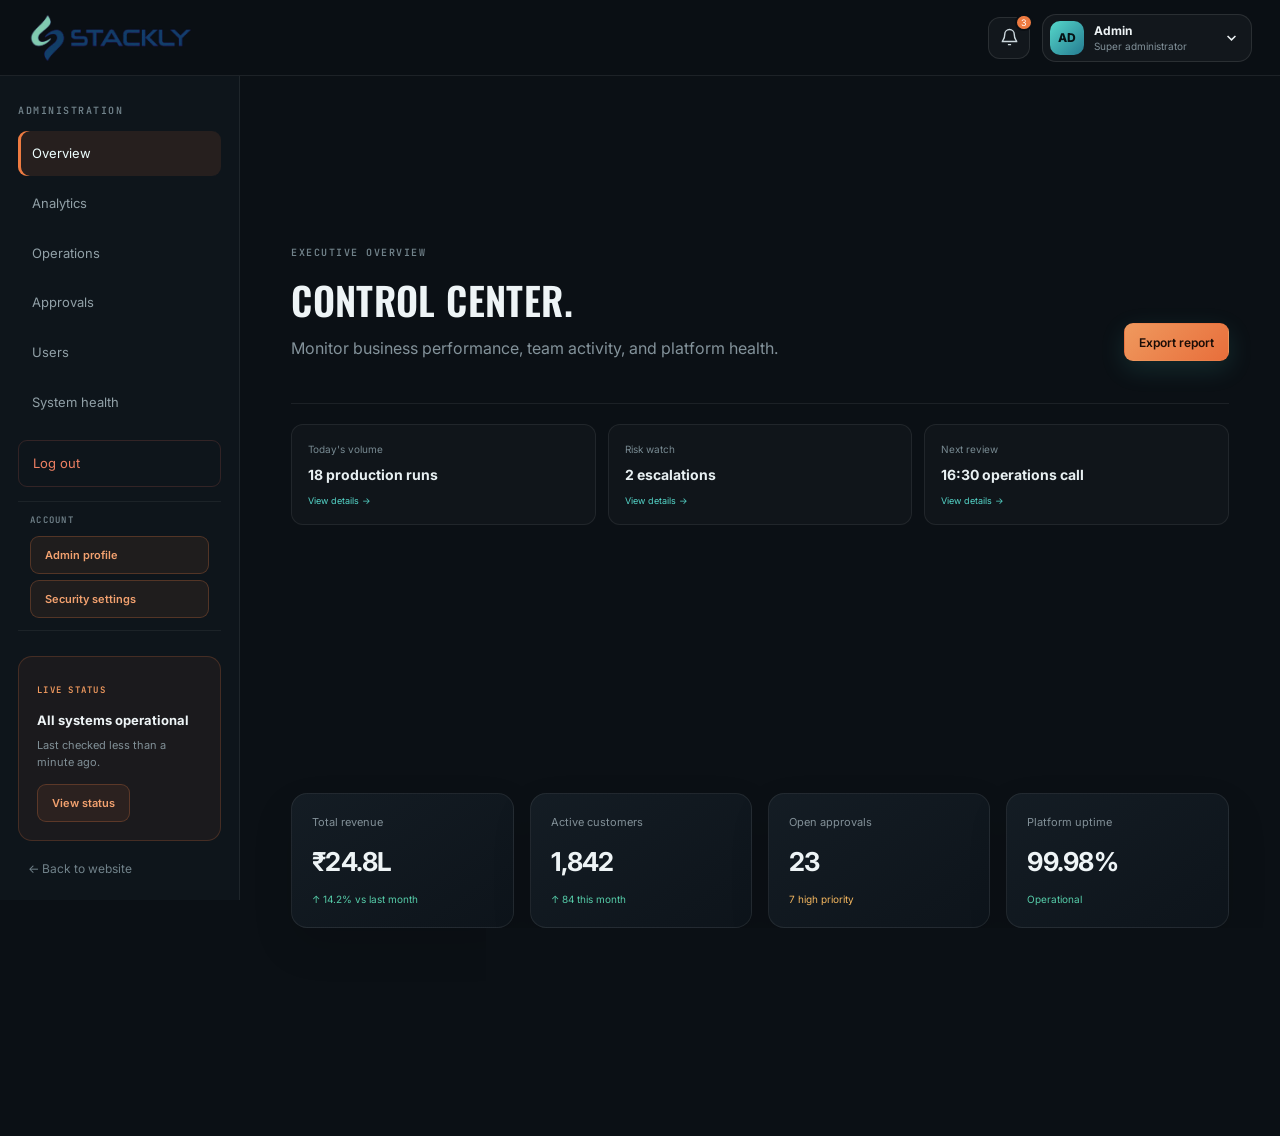
<file: admin-dashboard.html>
<!DOCTYPE html>
<html lang="en">
<head>
<meta charset="UTF-8"><meta name="viewport" content="width=device-width, initial-scale=1.0">
<title>Admin Dashboard — Stackly</title>
<link rel="preconnect" href="https://fonts.googleapis.com"><link href="https://fonts.googleapis.com/css2?family=Oswald:wght@400;500;600;700&family=Inter:wght@400;500;600&family=JetBrains+Mono:wght@400;500&display=swap" rel="stylesheet"><link rel="stylesheet" href="styles.css">
</head>
<body class="premium-dashboard admin-theme">
<header class="dashboard-topbar"><a href="admin-dashboard.html" class="dashboard-brand"><img src="assets/stackly-logo.webp" alt="Stackly"></a><div class="dashboard-header-actions"><button class="dashboard-icon-button" data-dashboard-action="notifications" aria-label="Notifications" aria-expanded="false"><svg viewBox="0 0 24 24"><path d="M18 8a6 6 0 0 0-12 0c0 7-3 7-3 9h18c0-2-3-2-3-9M10 21h4"/></svg><span class="notification-dot">3</span></button><button class="profile-button" data-dashboard-action="profile" aria-label="Open profile" aria-expanded="false"><span class="profile-avatar">AD</span><span class="profile-copy"><strong>Admin</strong><small>Super administrator</small></span><svg viewBox="0 0 24 24"><path d="m7 10 5 5 5-5"/></svg></button></div></header>
<div class="dashboard-shell">
  <aside class="dashboard-sidebar"><p class="sidebar-label">Administration</p><nav><a class="active" href="#overview">Overview</a><a href="#analytics">Analytics</a><a href="#operations">Operations</a><a href="#approvals">Approvals</a><a href="#users">Users</a><a href="#system">System health</a></nav><div class="sidebar-upgrade admin-note"><span>LIVE STATUS</span><strong>All systems operational</strong><p>Last checked less than a minute ago.</p><button>View status</button></div><a href="index.html" class="dashboard-logout">← Back to website</a></aside>
  <main class="dashboard-content">
    <section class="dashboard-welcome" id="overview"><div><span class="dashboard-kicker">Executive overview</span><h1>Control center.</h1><p>Monitor business performance, team activity, and platform health.</p></div><button class="dashboard-primary">Export report</button></section>
    <section class="dashboard-stat-grid"><article><span>Total revenue</span><strong>₹24.8L</strong><small class="positive">↑ 14.2% vs last month</small></article><article><span>Active customers</span><strong>1,842</strong><small class="positive">↑ 84 this month</small></article><article><span>Open approvals</span><strong>23</strong><small class="warning">7 high priority</small></article><article><span>Platform uptime</span><strong>99.98%</strong><small class="positive">Operational</small></article></section>
    <section class="dashboard-main-grid" id="analytics"><article class="dash-widget chart-widget"><div class="widget-heading"><div><span class="widget-kicker">Analytics</span><h2>Revenue performance</h2></div><select aria-label="Revenue period"><option>Last 7 months</option><option>This year</option></select></div><div class="chart-bars admin-bars"><i style="--h:38%"></i><i style="--h:52%"></i><i style="--h:48%"></i><i style="--h:67%"></i><i style="--h:73%"></i><i style="--h:84%"></i><i style="--h:96%"></i></div><div class="chart-labels"><span>Jan</span><span>Feb</span><span>Mar</span><span>Apr</span><span>May</span><span>Jun</span><span>Jul</span></div></article><article class="dash-widget progress-widget"><div class="widget-heading"><div><span class="widget-kicker">Conversion</span><h2>Sales target</h2></div><strong>91%</strong></div><div class="goal-ring admin-ring"><span>91<small>%</small></span></div><p>₹2.28L of ₹2.5L monthly goal</p></article></section>
    <section class="dash-widget" id="operations"><div class="widget-heading"><div><span class="widget-kicker">Operations</span><h2>Live workflow</h2></div><button class="text-button">Open operations →</button></div><div class="operation-grid"><div><span class="pulse green"></span><b>Production</b><strong>18</strong><small>Active workflows</small></div><div><span class="pulse amber"></span><b>Quality review</b><strong>7</strong><small>Awaiting sign-off</small></div><div><span class="pulse blue"></span><b>Deployment</b><strong>4</strong><small>Scheduled today</small></div><div><span class="pulse red"></span><b>Escalations</b><strong>2</strong><small>Require attention</small></div></div></section>
    <section class="dashboard-split-grid"><article class="dash-widget" id="approvals"><div class="widget-heading"><div><span class="widget-kicker">Queue</span><h2>Pending approvals</h2></div><button class="text-button">View all</button></div><ul class="clean-list approval-list"><li><span class="profile-avatar small">RK</span><span><b>Enterprise plan upgrade</b><small>Requested by Ravi Kumar · 12m</small></span><div><button class="approve">✓</button><button class="reject">×</button></div></li><li><span class="profile-avatar small">SP</span><span><b>New vendor access</b><small>Requested by S. Priya · 1h</small></span><div><button class="approve">✓</button><button class="reject">×</button></div></li></ul></article><article class="dash-widget" id="users"><div class="widget-heading"><div><span class="widget-kicker">Users</span><h2>Team growth</h2></div><button class="text-button">Manage users</button></div><div class="user-growth"><strong>+126</strong><p>New users this month</p><div class="mini-progress"><i style="width:78%"></i></div><small>78% of monthly target</small></div><div class="avatar-stack"><span>AK</span><span>RS</span><span>MP</span><span>+123</span></div></article></section>
    <section class="dash-widget" id="system"><div class="widget-heading"><div><span class="widget-kicker">Infrastructure</span><h2>System health</h2></div><em class="status active">All operational</em></div><div class="system-grid"><div><span>API response</span><strong>142ms</strong><div class="mini-progress"><i style="width:88%"></i></div></div><div><span>Database load</span><strong>34%</strong><div class="mini-progress"><i style="width:34%"></i></div></div><div><span>Storage</span><strong>62%</strong><div class="mini-progress"><i style="width:62%"></i></div></div></div></section>
  </main>
</div>
<script src="dashboard.js"></script>
</body>
</html>
</file>
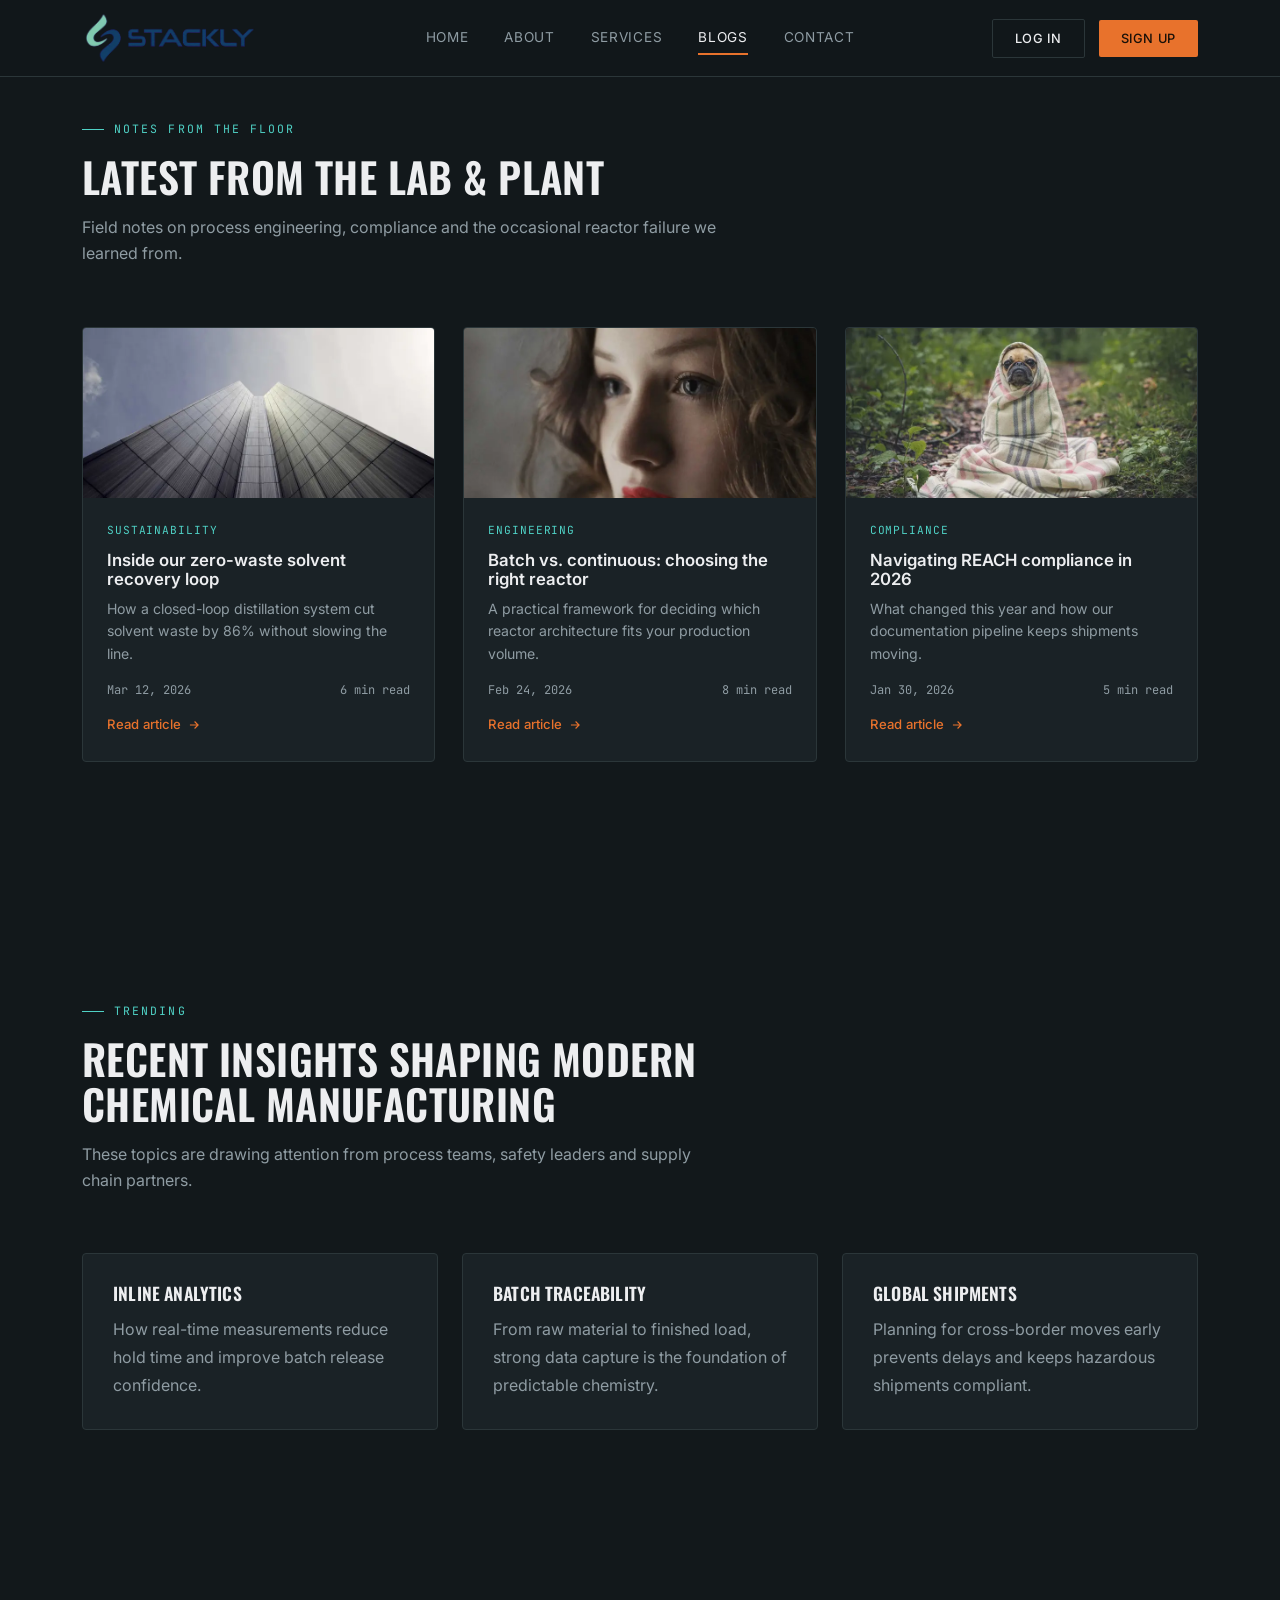
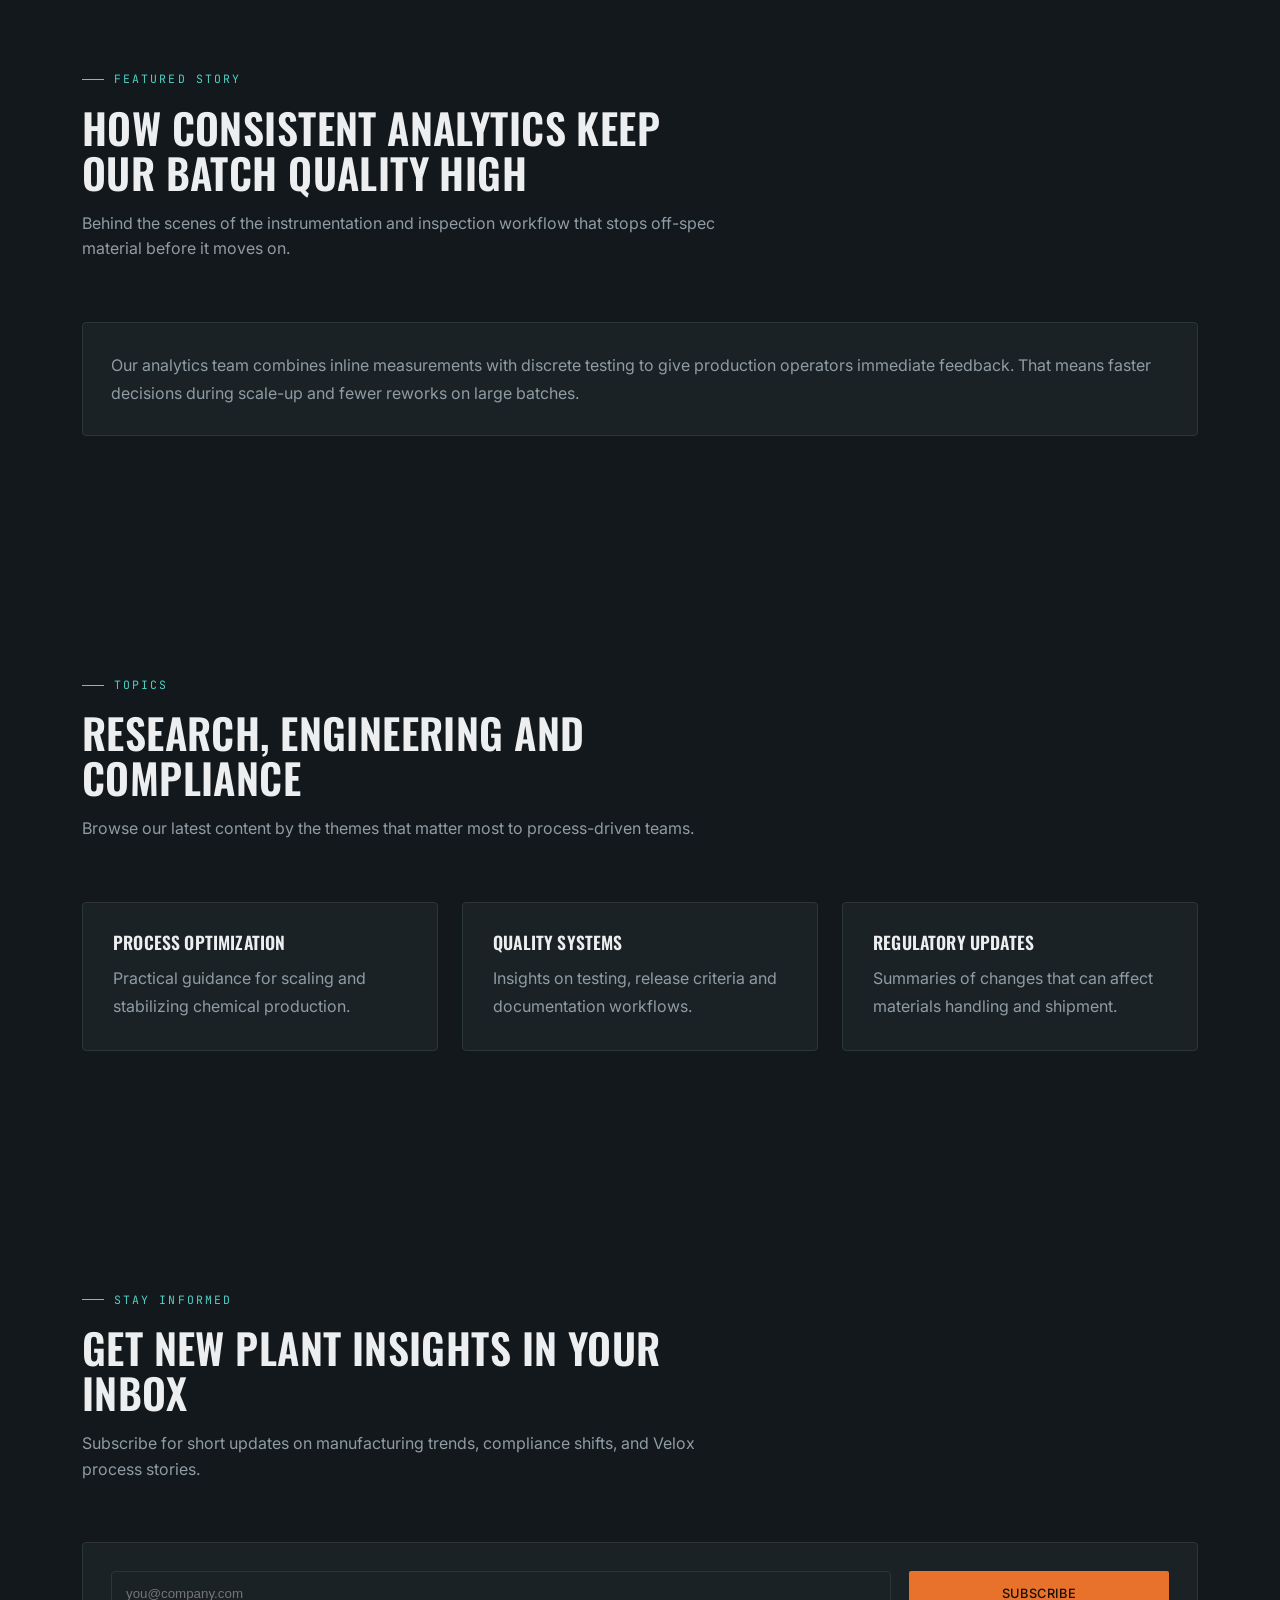
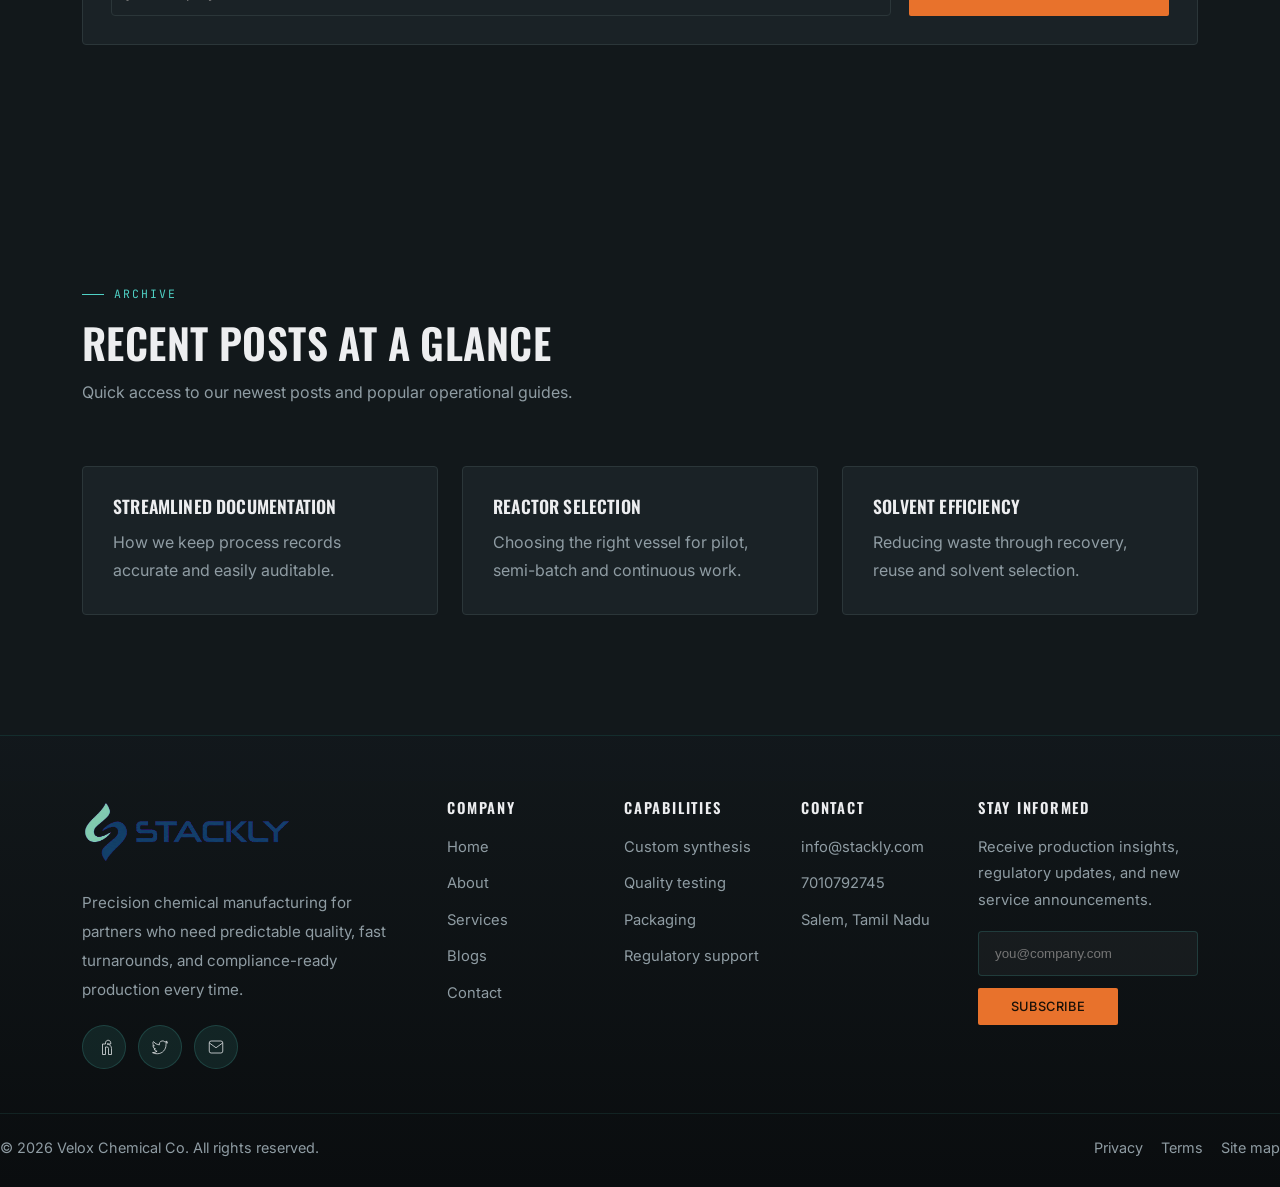
<file: blogs.html>
<!DOCTYPE html>
<html lang="en">
<head>
<meta charset="UTF-8">
<meta name="viewport" content="width=device-width, initial-scale=1.0">
<title>Blogs — VELOX Chemical</title>
<link rel="preconnect" href="https://fonts.googleapis.com">
<link href="https://fonts.googleapis.com/css2?family=Oswald:wght@400;500;600;700&family=Inter:wght@400;500;600&family=JetBrains+Mono:wght@400;500&display=swap" rel="stylesheet">
<link rel="stylesheet" href="styles.css">
</head>
<body>
<header class="site-nav">
  <div class="nav-inner">
    <a href="index.html" class="logo">
      <img src="assets/stackly-logo.webp" alt="Stackly" class="brand-logo">
    </a>
    <button class="hamburger" id="hamburger" aria-label="Toggle menu"><span></span><span></span><span></span></button>
    <nav class="links" id="navLinks">
      <a href="index.html" class="nav-link">Home</a>
      <a href="about.html" class="nav-link">About</a>
      <a href="services.html" class="nav-link">Services</a>
      <a href="blogs.html" class="nav-link">Blogs</a>
      <a href="contact.html" class="nav-link">Contact</a>
    </nav>
    <div class="nav-actions">
      <button class="btn btn-ghost" onclick="openAuth('login')"><span>Log In</span></button>
      <button class="btn btn-primary" onclick="openAuth('signup')"><span>Sign Up</span></button>
    </div>
  </div>
</header>
<main id="site">
  <section id="blogs">
    <div class="container">
      <div class="section-head reveal">
        <div class="eyebrow">Notes From the Floor</div>
        <h2>Latest from the lab &amp; plant</h2>
        <p>Field notes on process engineering, compliance and the occasional reactor failure we learned from.</p>
      </div>
      <div class="blog-grid reveal-stagger">
        <article class="blog-card">
          <div class="blog-thumb">
            <img src="assets/blog-analytics.webp" alt="Analytical instruments and glassware in a lab">
          </div>
          <div class="blog-body">
            <div class="blog-tag">Sustainability</div>
            <h3>Inside our zero-waste solvent recovery loop</h3>
            <p>How a closed-loop distillation system cut solvent waste by 86% without slowing the line.</p>
            <div class="blog-meta"><span>Mar 12, 2026</span><span>6 min read</span></div>
            <a href="404.html" class="read-link" style="margin-top:14px">Read article <svg viewBox="0 0 24 24" fill="none" stroke="currentColor" stroke-width="2"><path d="M5 12h14M13 6l6 6-6 6"/></svg></a>
          </div>
        </article>
        <article class="blog-card">
          <div class="blog-thumb">
            <img src="assets/blog-operators.webp" alt="Operators inspecting process data in a chemical plant">
          </div>
          <div class="blog-body">
            <div class="blog-tag">Engineering</div>
            <h3>Batch vs. continuous: choosing the right reactor</h3>
            <p>A practical framework for deciding which reactor architecture fits your production volume.</p>
            <div class="blog-meta"><span>Feb 24, 2026</span><span>8 min read</span></div>
            <a href="404.html" class="read-link" style="margin-top:14px">Read article <svg viewBox="0 0 24 24" fill="none" stroke="currentColor" stroke-width="2"><path d="M5 12h14M13 6l6 6-6 6"/></svg></a>
          </div>
        </article>
        <article class="blog-card">
          <div class="blog-thumb">
            <img src="assets/blog-controls.webp" alt="Industrial piping and reactor controls in a manufacturing facility">
          </div>
          <div class="blog-body">
            <div class="blog-tag">Compliance</div>
            <h3>Navigating REACH compliance in 2026</h3>
            <p>What changed this year and how our documentation pipeline keeps shipments moving.</p>
            <div class="blog-meta"><span>Jan 30, 2026</span><span>5 min read</span></div>
            <a href="404.html" class="read-link" style="margin-top:14px">Read article <svg viewBox="0 0 24 24" fill="none" stroke="currentColor" stroke-width="2"><path d="M5 12h14M13 6l6 6-6 6"/></svg></a>
          </div>
        </article>
      </div>
    </div>
  </section>
  <section id="trending" class="reveal">
    <div class="container">
      <div class="section-head">
        <div class="eyebrow">Trending</div>
        <h2>Recent insights shaping modern chemical manufacturing</h2>
        <p>These topics are drawing attention from process teams, safety leaders and supply chain partners.</p>
      </div>
      <div class="feature-grid reveal-stagger">
        <div class="feature-card"><h3>Inline analytics</h3><p>How real-time measurements reduce hold time and improve batch release confidence.</p></div>
        <div class="feature-card"><h3>Batch traceability</h3><p>From raw material to finished load, strong data capture is the foundation of predictable chemistry.</p></div>
        <div class="feature-card"><h3>Global shipments</h3><p>Planning for cross-border moves early prevents delays and keeps hazardous shipments compliant.</p></div>
      </div>
    </div>
  </section>
  <section id="featured" class="reveal">
    <div class="container">
      <div class="section-head">
        <div class="eyebrow">Featured story</div>
        <h2>How consistent analytics keep our batch quality high</h2>
        <p>Behind the scenes of the instrumentation and inspection workflow that stops off-spec material before it moves on.</p>
      </div>
      <div class="card-panel">
        <p>Our analytics team combines inline measurements with discrete testing to give production operators immediate feedback. That means faster decisions during scale-up and fewer reworks on large batches.</p>
      </div>
    </div>
  </section>
  <section id="categories" class="reveal">
    <div class="container">
      <div class="section-head">
        <div class="eyebrow">Topics</div>
        <h2>Research, engineering and compliance</h2>
        <p>Browse our latest content by the themes that matter most to process-driven teams.</p>
      </div>
      <div class="feature-grid reveal-stagger">
        <div class="feature-card"><h3>Process optimization</h3><p>Practical guidance for scaling and stabilizing chemical production.</p></div>
        <div class="feature-card"><h3>Quality systems</h3><p>Insights on testing, release criteria and documentation workflows.</p></div>
        <div class="feature-card"><h3>Regulatory updates</h3><p>Summaries of changes that can affect materials handling and shipment.</p></div>
      </div>
    </div>
  </section>
  <section id="newsletter" class="reveal">
    <div class="container">
      <div class="section-head">
        <div class="eyebrow">Stay informed</div>
        <h2>Get new plant insights in your inbox</h2>
        <p>Subscribe for short updates on manufacturing trends, compliance shifts, and Velox process stories.</p>
      </div>
      <div class="card-panel">
        <form class="split-grid blog-newsletter-form">
          <input type="email" placeholder="you@company.com" style="width:100%; padding:14px; border-radius:4px; border:1px solid var(--border); background:var(--panel); color:var(--text);" required>
          <button type="submit" class="btn btn-primary" style="width:100%;">Subscribe</button>
        </form>
      </div>
    </div>
  </section>
  <section id="archive" class="reveal">
    <div class="container">
      <div class="section-head">
        <div class="eyebrow">Archive</div>
        <h2>Recent posts at a glance</h2>
        <p>Quick access to our newest posts and popular operational guides.</p>
      </div>
      <div class="feature-grid reveal-stagger">
        <div class="feature-card"><h3>Streamlined documentation</h3><p>How we keep process records accurate and easily auditable.</p></div>
        <div class="feature-card"><h3>Reactor selection</h3><p>Choosing the right vessel for pilot, semi-batch and continuous work.</p></div>
        <div class="feature-card"><h3>Solvent efficiency</h3><p>Reducing waste through recovery, reuse and solvent selection.</p></div>
      </div>
    </div>
  </section>
</main>
<footer class="site-footer">
  <div class="container footer-grid">
    <div class="footer-brand">
      <a href="index.html" class="footer-logo"><img src="assets/stackly-logo.webp" alt="Stackly" class="brand-logo"></a>
      <p>Precision chemical manufacturing for partners who need predictable quality, fast turnarounds, and compliance-ready production every time.</p>
      <div class="footer-social">
        <a href="404.html" aria-label="LinkedIn">
          <svg viewBox="0 0 24 24" aria-hidden="true"><path d="M16 8a6 6 0 0 1 6 6v8h-4v-8a2 2 0 0 0-2-2h-2v10h-4V8h4V6.5C14 4.57 15.57 3 17.5 3S21 4.57 21 6.5V8h-5z"/></svg>
        </a>
        <a href="404.html" aria-label="Twitter">
          <svg viewBox="0 0 24 24" aria-hidden="true"><path d="M22 5.92c-.8.35-1.65.58-2.55.69a4.44 4.44 0 0 0 1.96-2.45 8.8 8.8 0 0 1-2.8 1.08 4.4 4.4 0 0 0-7.5 4.02A12.48 12.48 0 0 1 3.15 4.8a4.37 4.37 0 0 0-.6 2.21 4.4 4.4 0 0 0 1.96 3.66 4.37 4.37 0 0 1-2-.56v.06a4.4 4.4 0 0 0 3.52 4.31 4.44 4.44 0 0 1-2 .08 4.4 4.4 0 0 0 4.11 3.05A8.82 8.82 0 0 1 2 19.54 12.43 12.43 0 0 0 8.29 21c7.55 0 11.68-6.26 11.68-11.68 0-.18-.01-.36-.02-.54A8.36 8.36 0 0 0 22 5.92z"/></svg>
        </a>
        <a href="404.html" aria-label="Email">
          <svg viewBox="0 0 24 24" aria-hidden="true"><path d="M3 6.5A2.5 2.5 0 0 1 5.5 4h13A2.5 2.5 0 0 1 21 6.5v11a2.5 2.5 0 0 1-2.5 2.5h-13A2.5 2.5 0 0 1 3 17.5v-11z"/><path d="M21 6.5 12 13 3 6.5"/></svg>
        </a>
      </div>
    </div>
    <div class="footer-column">
      <h4>Company</h4>
      <a href="index.html">Home</a>
      <a href="about.html">About</a>
      <a href="services.html">Services</a>
      <a href="blogs.html">Blogs</a>
      <a href="contact.html">Contact</a>
    </div>
    <div class="footer-column">
      <h4>Capabilities</h4>
      <a href="404.html">Custom synthesis</a>
      <a href="404.html">Quality testing</a>
      <a href="404.html">Packaging</a>
      <a href="404.html">Regulatory support</a>
    </div>
    <div class="footer-column">
      <h4>Contact</h4>
      <p>info@stackly.com</p>
      <p>7010792745</p>
      <p>Salem, Tamil Nadu</p>
    </div>
    <div class="footer-column footer-subscribe">
      <h4>Stay informed</h4>
      <p>Receive production insights, regulatory updates, and new service announcements.</p>
      <form class="newsletter-form footer-newsletter-form">
        <input type="email" placeholder="you@company.com" aria-label="Email for newsletter" required>
        <button type="submit" class="btn btn-primary"><span>Subscribe</span></button>
      </form>
    </div>
  </div>
  <div class="footer-bottom">
    <p>© 2026 Velox Chemical Co. All rights reserved.</p>
    <div class="footer-bottom-links">
      <a href="404.html">Privacy</a>
      <a href="404.html">Terms</a>
      <a href="404.html">Site map</a>
    </div>
  </div>
</footer>
<div class="auth-overlay" id="authOverlay">
  <div class="auth-card">
    <button class="auth-close" onclick="closeAuth()" aria-label="Close">✕</button>
    <div class="auth-panel active" id="loginPanel">
      <div class="auth-eyebrow">Client Portal</div>
      <h2>Log in</h2>
      <p class="sub">Access batch records, certificates of analysis and shipment tracking.</p>
      <form class="auth-form" onsubmit="return submitAuth(event,'login')">
        <div class="field"><label for="li-email">Email</label><input id="li-email" type="email" required placeholder="you@company.com"></div>
        <div class="field"><label for="li-domain">Domain</label><select id="li-domain" required><option value="" selected disabled>Choose your domain</option><option>Manufacturing</option><option>Research &amp; Development</option><option>Pharmaceutical</option><option>Supplier</option><option>Other</option></select></div>
        <div class="field"><label for="li-pass">Password</label><input id="li-pass" type="password" required placeholder="••••••••"></div>
        <div class="auth-form-options"><button type="button" class="forgot-password" onclick="requestPasswordReset()">Forgot password?</button></div>
        <p class="auth-message" aria-live="polite"></p>
        <button type="submit" class="btn btn-primary auth-submit"><span>Log In</span></button>
      </form>
      <div class="auth-switch">New to Velox? <button onclick="switchAuth('signup')">Create an account</button></div>
    </div>
    <div class="auth-panel" id="signupPanel">
      <div class="auth-eyebrow">Client Portal</div>
      <h2>Sign up</h2>
      <p class="sub">Set up an account to request quotes and track production runs.</p>
      <form class="auth-form" onsubmit="return submitAuth(event,'signup')">
        <div class="field"><label for="su-name">Your name</label><input id="su-name" type="text" required placeholder="Your full name" autocomplete="name"></div>
        <div class="field"><label for="su-email">Email</label><input id="su-email" type="email" required placeholder="you@company.com"></div>
        <div class="field"><label for="su-pass">Password</label><input id="su-pass" type="password" required placeholder="••••••••"></div>
        <button type="submit" class="btn btn-primary auth-submit"><span>Create Account</span></button>
      </form>
      <div class="auth-switch">Already have an account? <button onclick="switchAuth('login')">Log in</button></div>
    </div>
  </div>
</div>
<script src="script.js"></script>
</body>
</html>
</file>
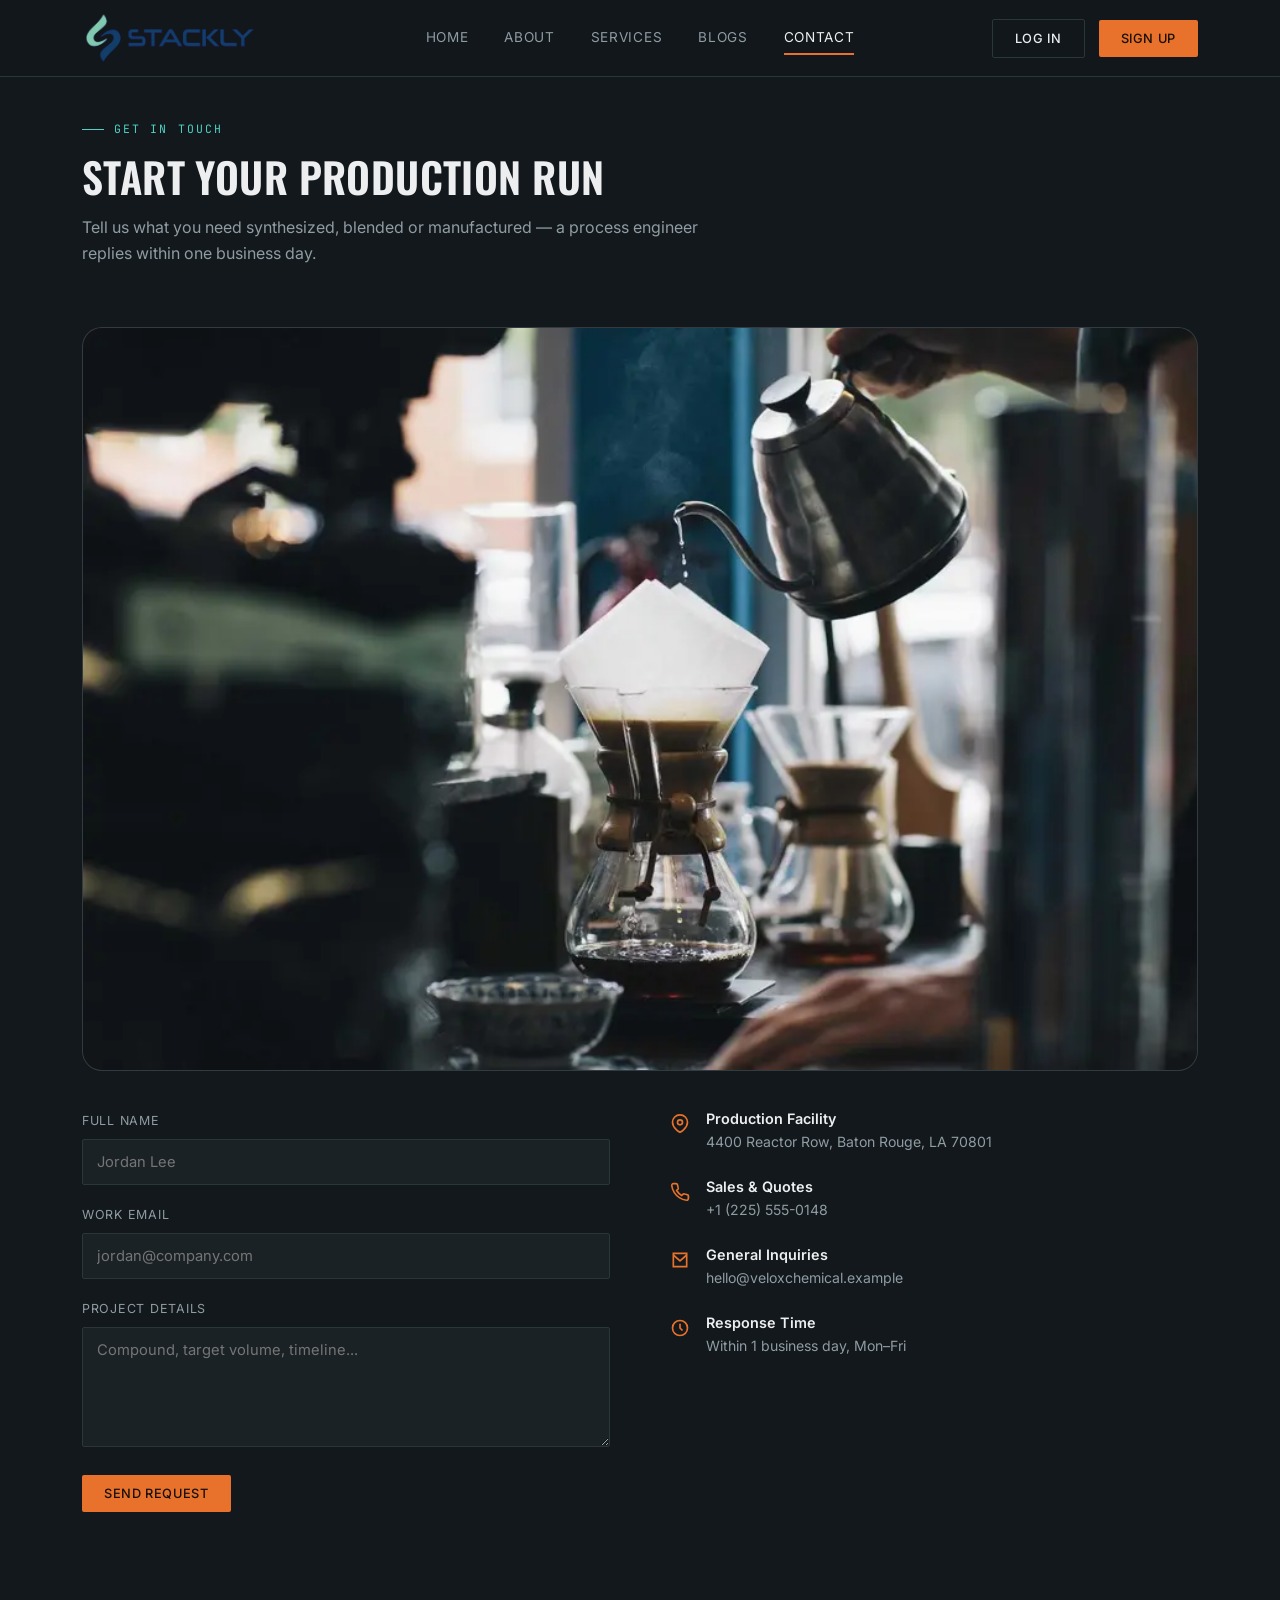
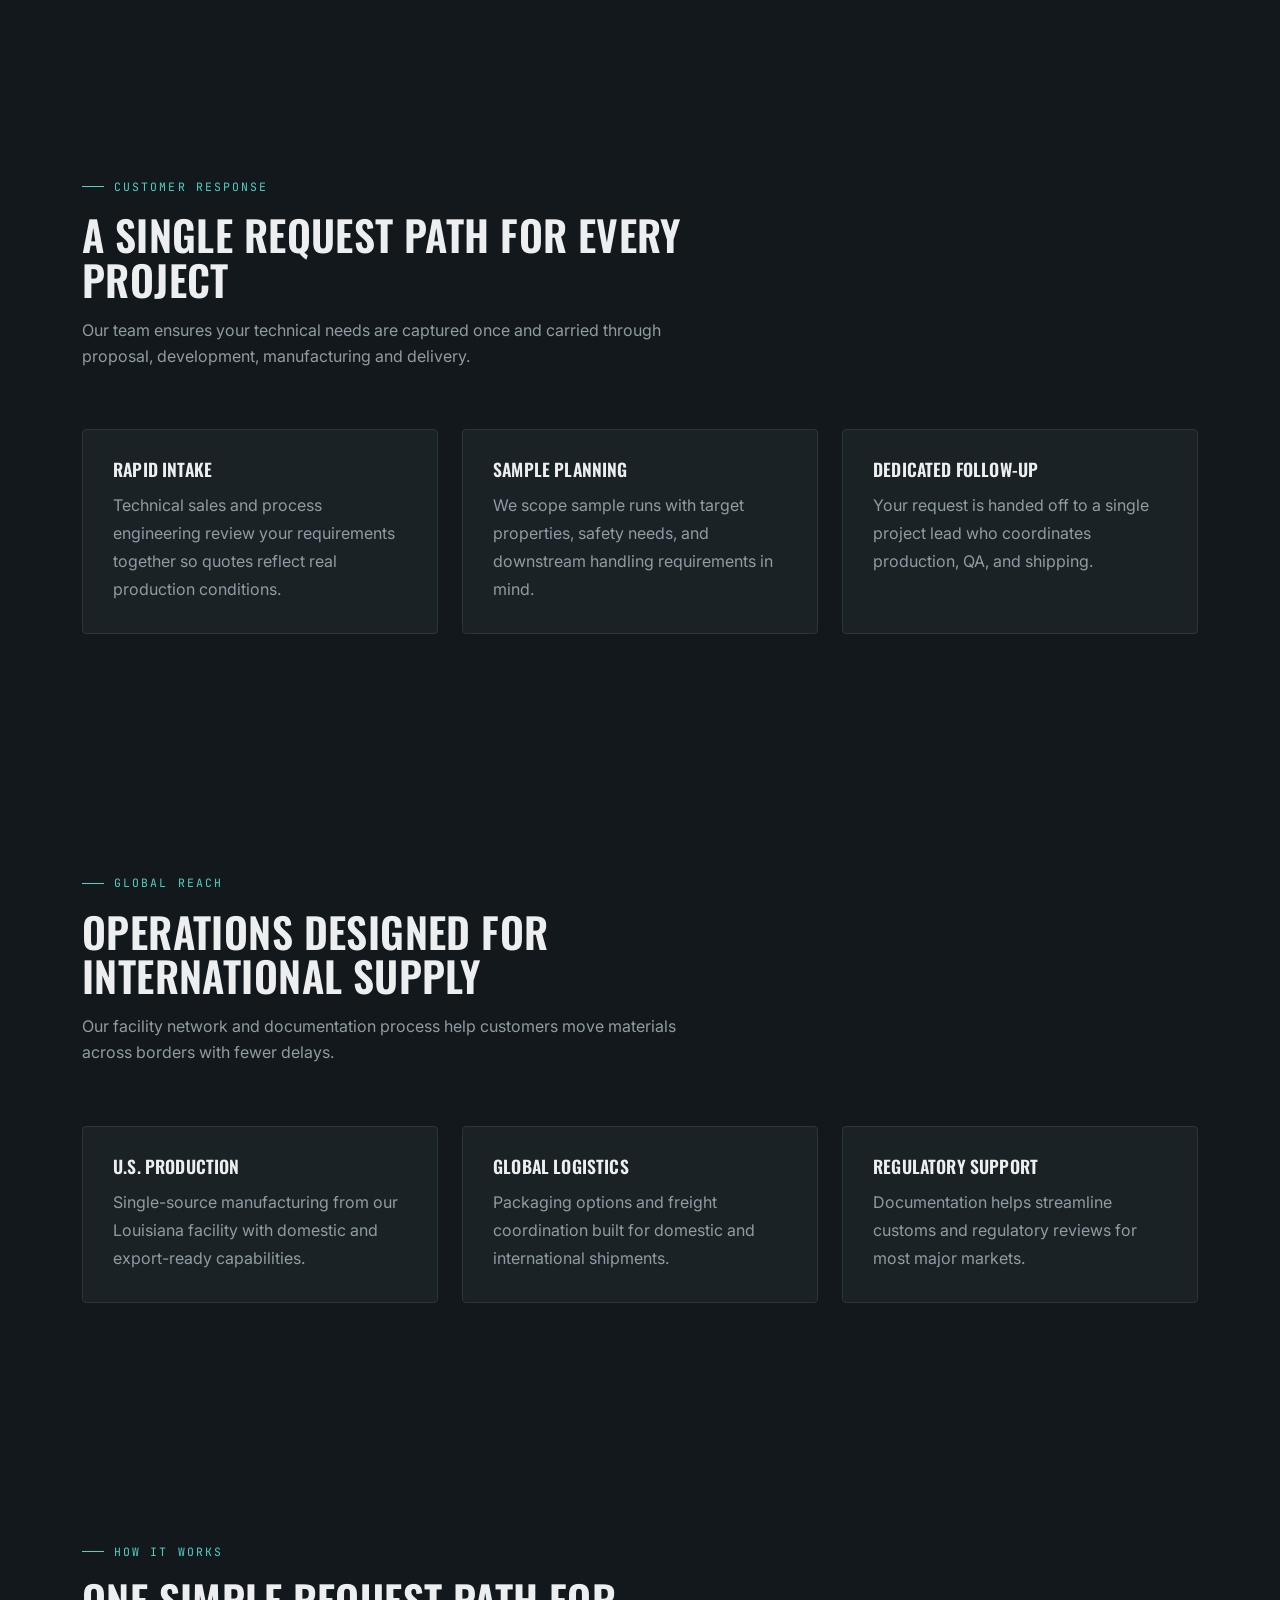
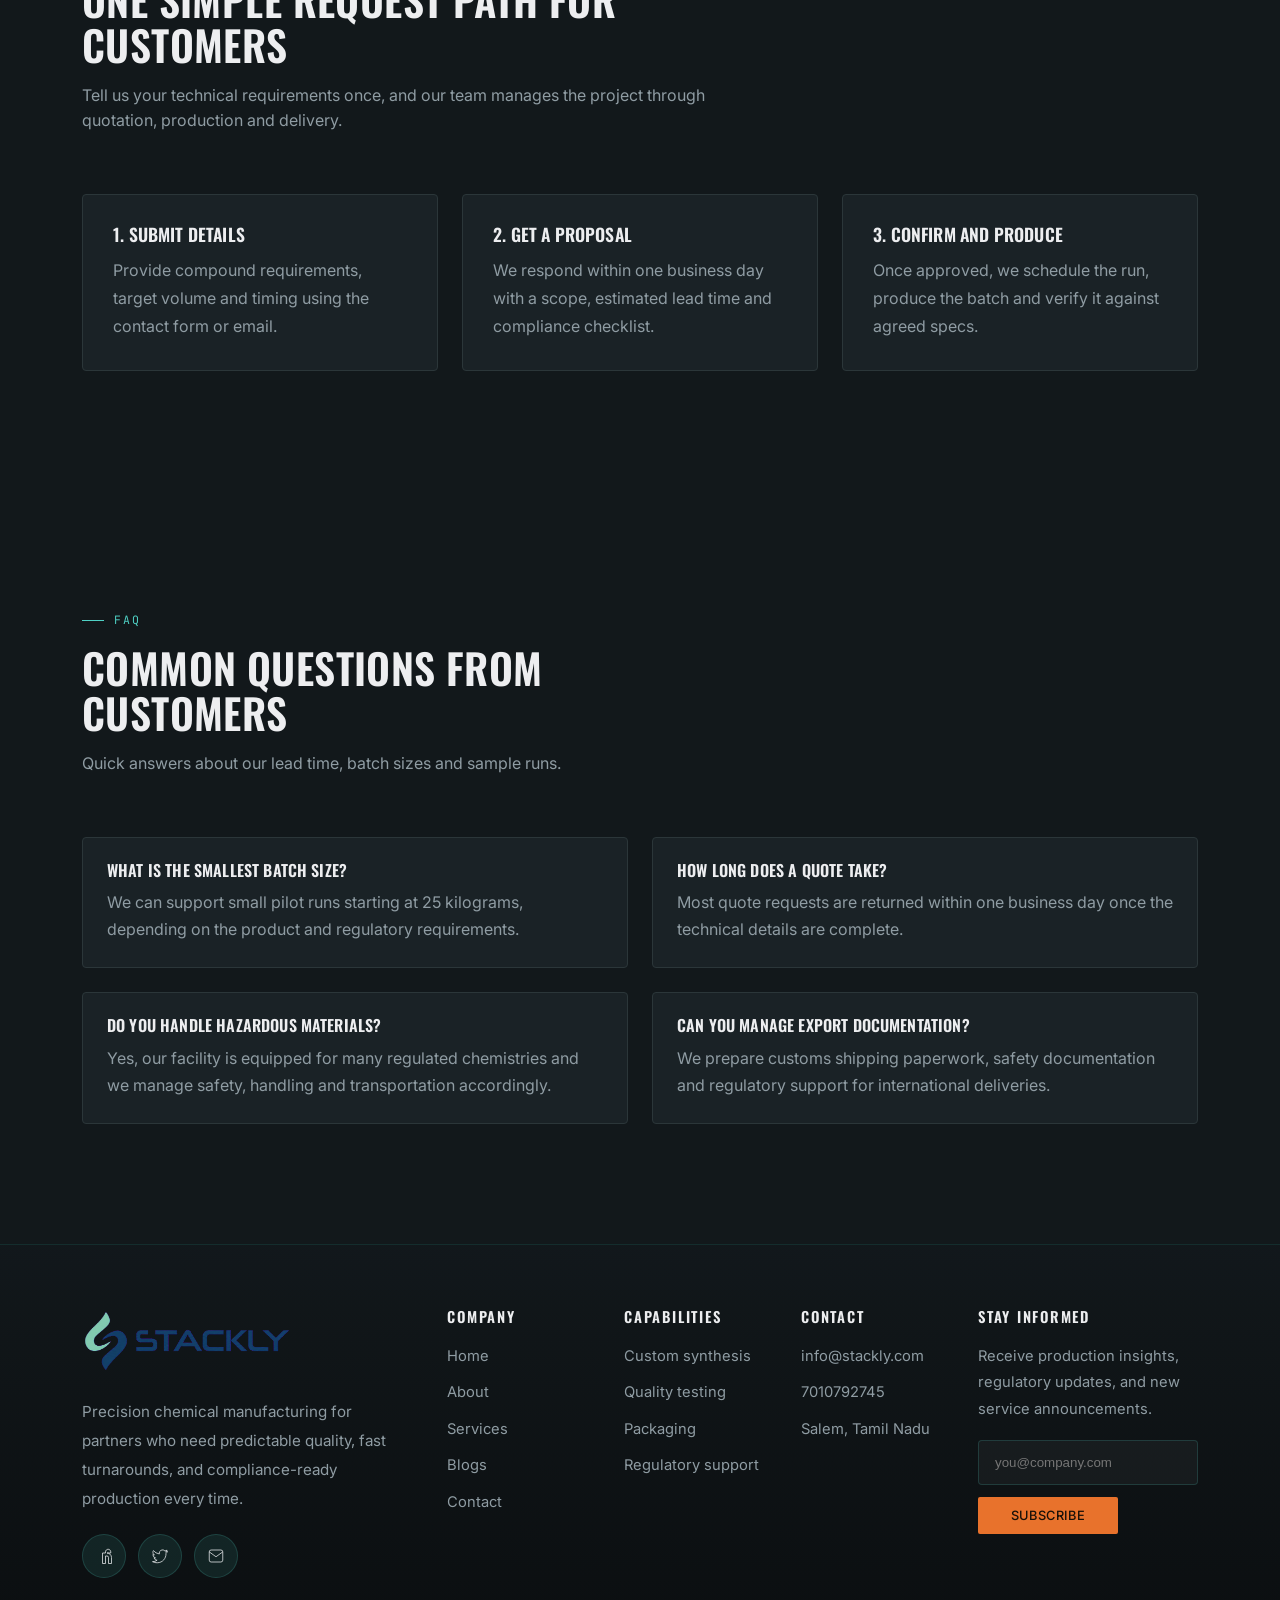
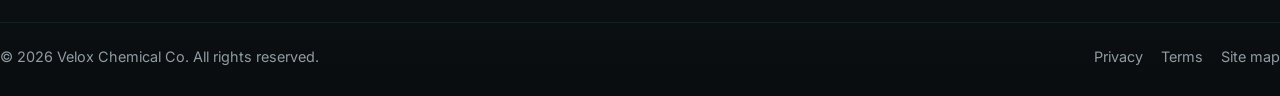
<file: contact.html>
<!DOCTYPE html>
<html lang="en">
<head>
<meta charset="UTF-8">
<meta name="viewport" content="width=device-width, initial-scale=1.0">
<title>Contact — VELOX Chemical</title>
<link rel="preconnect" href="https://fonts.googleapis.com">
<link href="https://fonts.googleapis.com/css2?family=Oswald:wght@400;500;600;700&family=Inter:wght@400;500;600&family=JetBrains+Mono:wght@400;500&display=swap" rel="stylesheet">
<link rel="stylesheet" href="styles.css">
</head>
<body>
<header class="site-nav">
  <div class="nav-inner">
    <a href="index.html" class="logo">
      <img src="assets/stackly-logo.webp" alt="Stackly" class="brand-logo">
    </a>
    <button class="hamburger" id="hamburger" aria-label="Toggle menu"><span></span><span></span><span></span></button>
    <nav class="links" id="navLinks">
      <a href="index.html" class="nav-link">Home</a>
      <a href="about.html" class="nav-link">About</a>
      <a href="services.html" class="nav-link">Services</a>
      <a href="blogs.html" class="nav-link">Blogs</a>
      <a href="contact.html" class="nav-link">Contact</a>
    </nav>
    <div class="nav-actions">
      <button class="btn btn-ghost" onclick="openAuth('login')"><span>Log In</span></button>
      <button class="btn btn-primary" onclick="openAuth('signup')"><span>Sign Up</span></button>
    </div>
  </div>
</header>
<main id="site">
  <section id="contact">
    <div class="container">
      <div class="section-head reveal">
        <div class="eyebrow">Get In Touch</div>
        <h2>Start your production run</h2>
        <p>Tell us what you need synthesized, blended or manufactured — a process engineer replies within one business day.</p>
      </div>
      <div class="section-image contact-hero reveal">
        <img src="assets/contact.webp" alt="Chemical plant control room and operations">
      </div>
      <div class="contact-grid">
        <form class="reveal" id="contactForm">
          <div class="field">
            <label for="cname">Full name</label>
            <input id="cname" type="text" placeholder="Jordan Lee" required>
          </div>
          <div class="field">
            <label for="cemail">Work email</label>
            <input id="cemail" type="email" placeholder="jordan@company.com" required>
          </div>
          <div class="field">
            <label for="cmsg">Project details</label>
            <textarea id="cmsg" placeholder="Compound, target volume, timeline..." required></textarea>
          </div>
          <button type="submit" class="btn btn-primary"><span>Send Request</span></button>
          <div class="form-note" id="formNote"></div>
        </form>
        <div class="contact-info reveal" style="transition-delay:.1s">
          <div class="info-item">
            <svg class="ic" viewBox="0 0 24 24" fill="none" stroke="currentColor" stroke-width="2"><path d="M21 10c0 7-9 12-9 12S3 17 3 10a9 9 0 0 1 18 0Z"/><circle cx="12" cy="10" r="3"/></svg>
            <div><h4>Production Facility</h4><p>4400 Reactor Row, Baton Rouge, LA 70801</p></div>
          </div>
          <div class="info-item">
            <svg class="ic" viewBox="0 0 24 24" fill="none" stroke="currentColor" stroke-width="2"><path d="M22 16.9v3a2 2 0 0 1-2.2 2 19.8 19.8 0 0 1-8.6-3.1 19.5 19.5 0 0 1-6-6A19.8 19.8 0 0 1 2.1 4.2 2 2 0 0 1 4.1 2h3a2 2 0 0 1 2 1.7c.1 1 .4 2 .7 3a2 2 0 0 1-.4 2.1L8 10.2a16 16 0 0 0 6 6l1.4-1.4a2 2 0 0 1 2.1-.4c1 .3 2 .5 3 .7a2 2 0 0 1 1.7 2Z"/></svg>
            <div><h4>Sales &amp; Quotes</h4><p>+1 (225) 555-0148</p></div>
          </div>
          <div class="info-item">
            <svg class="ic" viewBox="0 0 24 24" fill="none" stroke="currentColor" stroke-width="2"><path d="M4 4h16v16H4Z"/><path d="m4 6 8 7 8-7"/></svg>
            <div><h4>General Inquiries</h4><p>hello@veloxchemical.example</p></div>
          </div>
          <div class="info-item">
            <svg class="ic" viewBox="0 0 24 24" fill="none" stroke="currentColor" stroke-width="2"><circle cx="12" cy="12" r="9"/><path d="M12 7v5l3 3"/></svg>
            <div><h4>Response Time</h4><p>Within 1 business day, Mon–Fri</p></div>
          </div>
        </div>
      </div>
    </div>
  </section>
  <section id="response" class="reveal">
    <div class="container">
      <div class="section-head">
        <div class="eyebrow">Customer response</div>
        <h2>A single request path for every project</h2>
        <p>Our team ensures your technical needs are captured once and carried through proposal, development, manufacturing and delivery.</p>
      </div>
      <div class="feature-grid reveal-stagger">
        <div class="feature-card"><h3>Rapid intake</h3><p>Technical sales and process engineering review your requirements together so quotes reflect real production conditions.</p></div>
        <div class="feature-card"><h3>Sample planning</h3><p>We scope sample runs with target properties, safety needs, and downstream handling requirements in mind.</p></div>
        <div class="feature-card"><h3>Dedicated follow-up</h3><p>Your request is handed off to a single project lead who coordinates production, QA, and shipping.</p></div>
      </div>
    </div>
  </section>
  <section id="locations" class="reveal">
    <div class="container">
      <div class="section-head">
        <div class="eyebrow">Global reach</div>
        <h2>Operations designed for international supply</h2>
        <p>Our facility network and documentation process help customers move materials across borders with fewer delays.</p>
      </div>
      <div class="feature-grid reveal-stagger">
        <div class="feature-card"><h3>U.S. production</h3><p>Single-source manufacturing from our Louisiana facility with domestic and export-ready capabilities.</p></div>
        <div class="feature-card"><h3>Global logistics</h3><p>Packaging options and freight coordination built for domestic and international shipments.</p></div>
        <div class="feature-card"><h3>Regulatory support</h3><p>Documentation helps streamline customs and regulatory reviews for most major markets.</p></div>
      </div>
    </div>
  </section>
  <section id="process" class="reveal">
    <div class="container">
      <div class="section-head">
        <div class="eyebrow">How it works</div>
        <h2>One simple request path for customers</h2>
        <p>Tell us your technical requirements once, and our team manages the project through quotation, production and delivery.</p>
      </div>
      <div class="feature-grid reveal-stagger">
        <div class="feature-card"><h3>1. Submit details</h3><p>Provide compound requirements, target volume and timing using the contact form or email.</p></div>
        <div class="feature-card"><h3>2. Get a proposal</h3><p>We respond within one business day with a scope, estimated lead time and compliance checklist.</p></div>
        <div class="feature-card"><h3>3. Confirm and produce</h3><p>Once approved, we schedule the run, produce the batch and verify it against agreed specs.</p></div>
      </div>
    </div>
  </section>
  <section id="faq" class="reveal">
    <div class="container">
      <div class="section-head">
        <div class="eyebrow">FAQ</div>
        <h2>Common questions from customers</h2>
        <p>Quick answers about our lead time, batch sizes and sample runs.</p>
      </div>
      <div class="faq-grid">
        <div class="faq-item"><h4>What is the smallest batch size?</h4><p>We can support small pilot runs starting at 25 kilograms, depending on the product and regulatory requirements.</p></div>
        <div class="faq-item"><h4>How long does a quote take?</h4><p>Most quote requests are returned within one business day once the technical details are complete.</p></div>
        <div class="faq-item"><h4>Do you handle hazardous materials?</h4><p>Yes, our facility is equipped for many regulated chemistries and we manage safety, handling and transportation accordingly.</p></div>
        <div class="faq-item"><h4>Can you manage export documentation?</h4><p>We prepare customs shipping paperwork, safety documentation and regulatory support for international deliveries.</p></div>
      </div>
    </div>
  </section>
</main>
<footer class="site-footer">
  <div class="container footer-grid">
    <div class="footer-brand">
      <a href="index.html" class="footer-logo"><img src="assets/stackly-logo.webp" alt="Stackly" class="brand-logo"></a>
      <p>Precision chemical manufacturing for partners who need predictable quality, fast turnarounds, and compliance-ready production every time.</p>
      <div class="footer-social">
        <a href="404.html" aria-label="LinkedIn">
          <svg viewBox="0 0 24 24" aria-hidden="true"><path d="M16 8a6 6 0 0 1 6 6v8h-4v-8a2 2 0 0 0-2-2h-2v10h-4V8h4V6.5C14 4.57 15.57 3 17.5 3S21 4.57 21 6.5V8h-5z"/></svg>
        </a>
        <a href="404.html" aria-label="Twitter">
          <svg viewBox="0 0 24 24" aria-hidden="true"><path d="M22 5.92c-.8.35-1.65.58-2.55.69a4.44 4.44 0 0 0 1.96-2.45 8.8 8.8 0 0 1-2.8 1.08 4.4 4.4 0 0 0-7.5 4.02A12.48 12.48 0 0 1 3.15 4.8a4.37 4.37 0 0 0-.6 2.21 4.4 4.4 0 0 0 1.96 3.66 4.37 4.37 0 0 1-2-.56v.06a4.4 4.4 0 0 0 3.52 4.31 4.44 4.44 0 0 1-2 .08 4.4 4.4 0 0 0 4.11 3.05A8.82 8.82 0 0 1 2 19.54 12.43 12.43 0 0 0 8.29 21c7.55 0 11.68-6.26 11.68-11.68 0-.18-.01-.36-.02-.54A8.36 8.36 0 0 0 22 5.92z"/></svg>
        </a>
        <a href="404.html" aria-label="Email">
          <svg viewBox="0 0 24 24" aria-hidden="true"><path d="M3 6.5A2.5 2.5 0 0 1 5.5 4h13A2.5 2.5 0 0 1 21 6.5v11a2.5 2.5 0 0 1-2.5 2.5h-13A2.5 2.5 0 0 1 3 17.5v-11z"/><path d="M21 6.5 12 13 3 6.5"/></svg>
        </a>
      </div>
    </div>
    <div class="footer-column">
      <h4>Company</h4>
      <a href="index.html">Home</a>
      <a href="about.html">About</a>
      <a href="services.html">Services</a>
      <a href="blogs.html">Blogs</a>
      <a href="contact.html">Contact</a>
    </div>
    <div class="footer-column">
      <h4>Capabilities</h4>
      <a href="404.html">Custom synthesis</a>
      <a href="404.html">Quality testing</a>
      <a href="404.html">Packaging</a>
      <a href="404.html">Regulatory support</a>
    </div>
    <div class="footer-column">
      <h4>Contact</h4>
      <p>info@stackly.com</p>
      <p>7010792745</p>
      <p>Salem, Tamil Nadu</p>
    </div>
    <div class="footer-column footer-subscribe">
      <h4>Stay informed</h4>
      <p>Receive production insights, regulatory updates, and new service announcements.</p>
      <form class="newsletter-form footer-newsletter-form">
        <input type="email" placeholder="you@company.com" aria-label="Email for newsletter" required>
        <button type="submit" class="btn btn-primary"><span>Subscribe</span></button>
      </form>
    </div>
  </div>
  <div class="footer-bottom">
    <p>© 2026 Velox Chemical Co. All rights reserved.</p>
    <div class="footer-bottom-links">
      <a href="404.html">Privacy</a>
      <a href="404.html">Terms</a>
      <a href="404.html">Site map</a>
    </div>
  </div>
</footer>
<div class="auth-overlay" id="authOverlay">
  <div class="auth-card">
    <button class="auth-close" onclick="closeAuth()" aria-label="Close">✕</button>
    <div class="auth-panel active" id="loginPanel">
      <div class="auth-eyebrow">Client Portal</div>
      <h2>Log in</h2>
      <p class="sub">Access batch records, certificates of analysis and shipment tracking.</p>
      <form class="auth-form" onsubmit="return submitAuth(event,'login')">
        <div class="field"><label for="li-email">Email</label><input id="li-email" type="email" required placeholder="you@company.com"></div>
        <div class="field"><label for="li-domain">Domain</label><select id="li-domain" required><option value="" selected disabled>Choose your domain</option><option>Manufacturing</option><option>Research &amp; Development</option><option>Pharmaceutical</option><option>Supplier</option><option>Other</option></select></div>
        <div class="field"><label for="li-pass">Password</label><input id="li-pass" type="password" required placeholder="••••••••"></div>
        <div class="auth-form-options"><button type="button" class="forgot-password" onclick="requestPasswordReset()">Forgot password?</button></div>
        <p class="auth-message" aria-live="polite"></p>
        <button type="submit" class="btn btn-primary auth-submit"><span>Log In</span></button>
      </form>
      <div class="auth-switch">New to Velox? <button onclick="switchAuth('signup')">Create an account</button></div>
    </div>
    <div class="auth-panel" id="signupPanel">
      <div class="auth-eyebrow">Client Portal</div>
      <h2>Sign up</h2>
      <p class="sub">Set up an account to request quotes and track production runs.</p>
      <form class="auth-form" onsubmit="return submitAuth(event,'signup')">
        <div class="field"><label for="su-name">Your name</label><input id="su-name" type="text" required placeholder="Your full name" autocomplete="name"></div>
        <div class="field"><label for="su-email">Email</label><input id="su-email" type="email" required placeholder="you@company.com"></div>
        <div class="field"><label for="su-pass">Password</label><input id="su-pass" type="password" required placeholder="••••••••"></div>
        <button type="submit" class="btn btn-primary auth-submit"><span>Create Account</span></button>
      </form>
      <div class="auth-switch">Already have an account? <button onclick="switchAuth('login')">Log in</button></div>
    </div>
  </div>
</div>
<script src="script.js"></script>
</body>
</html>
</file>
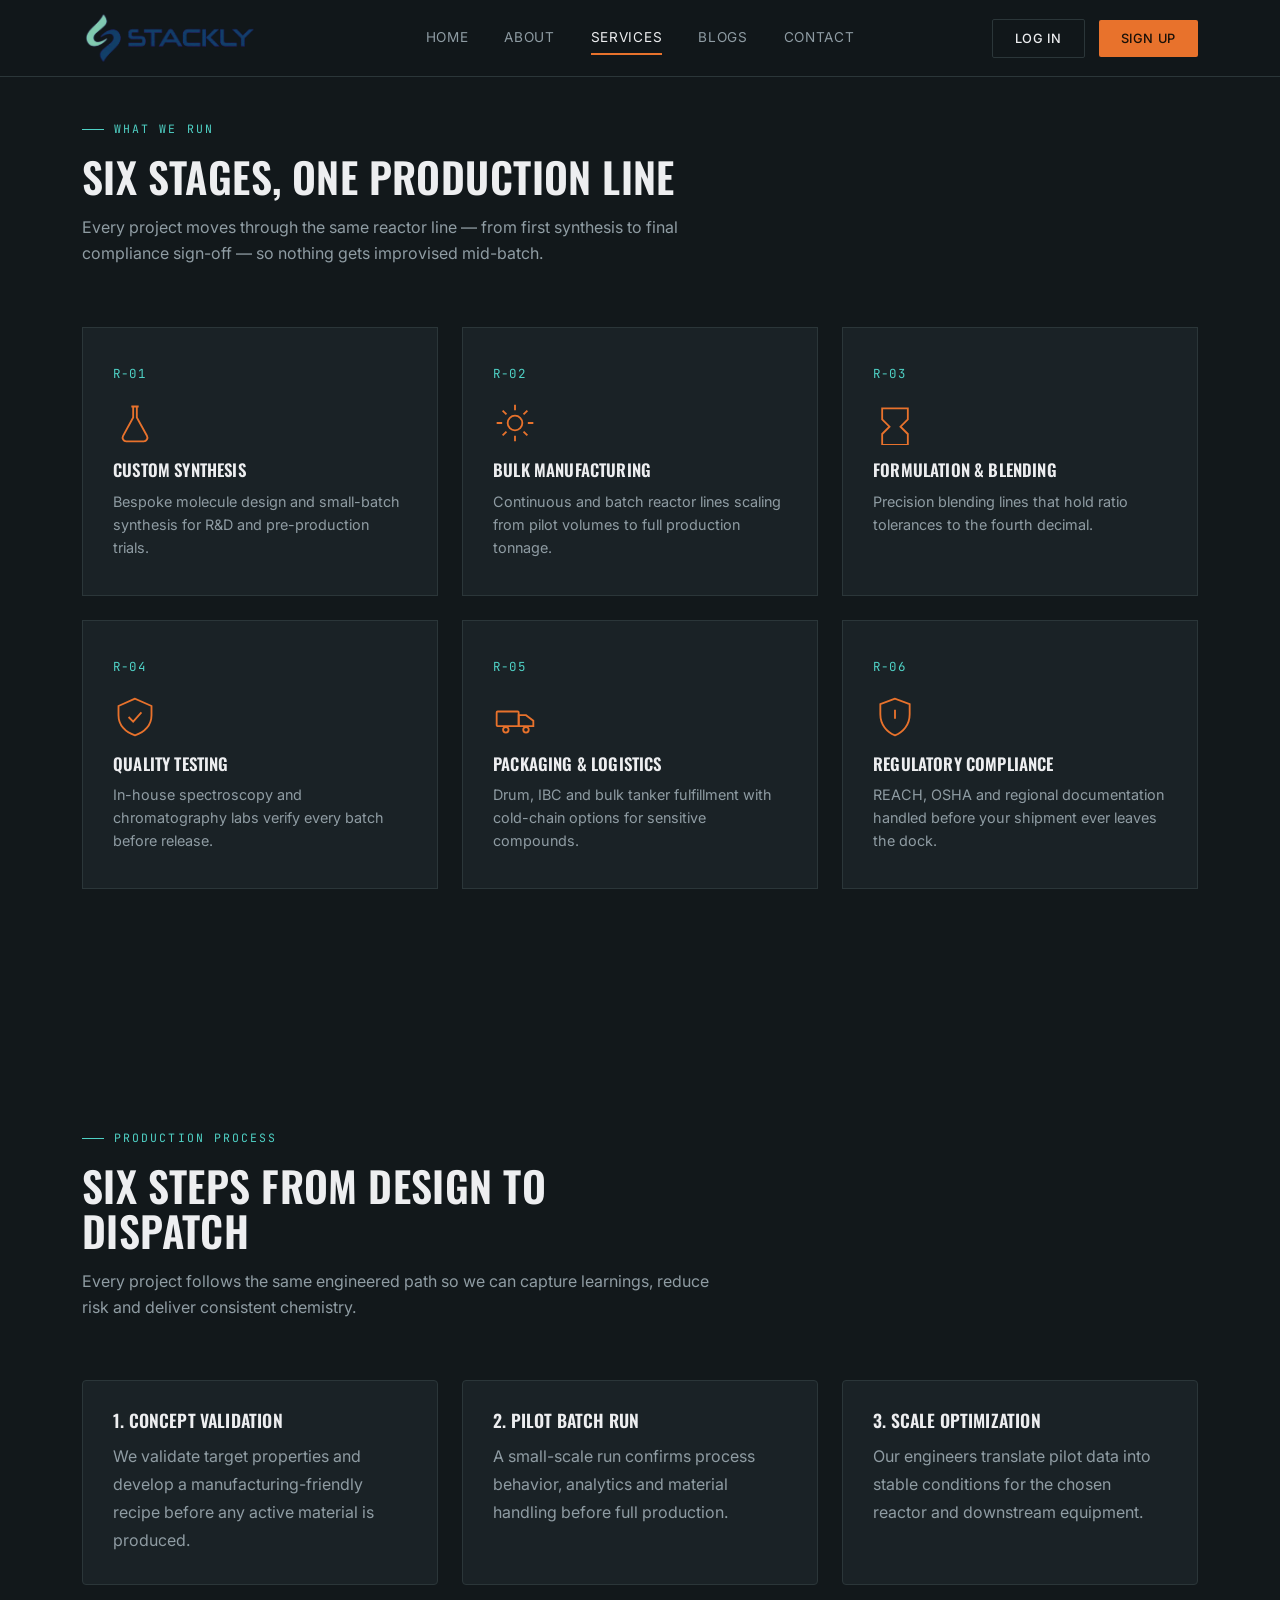
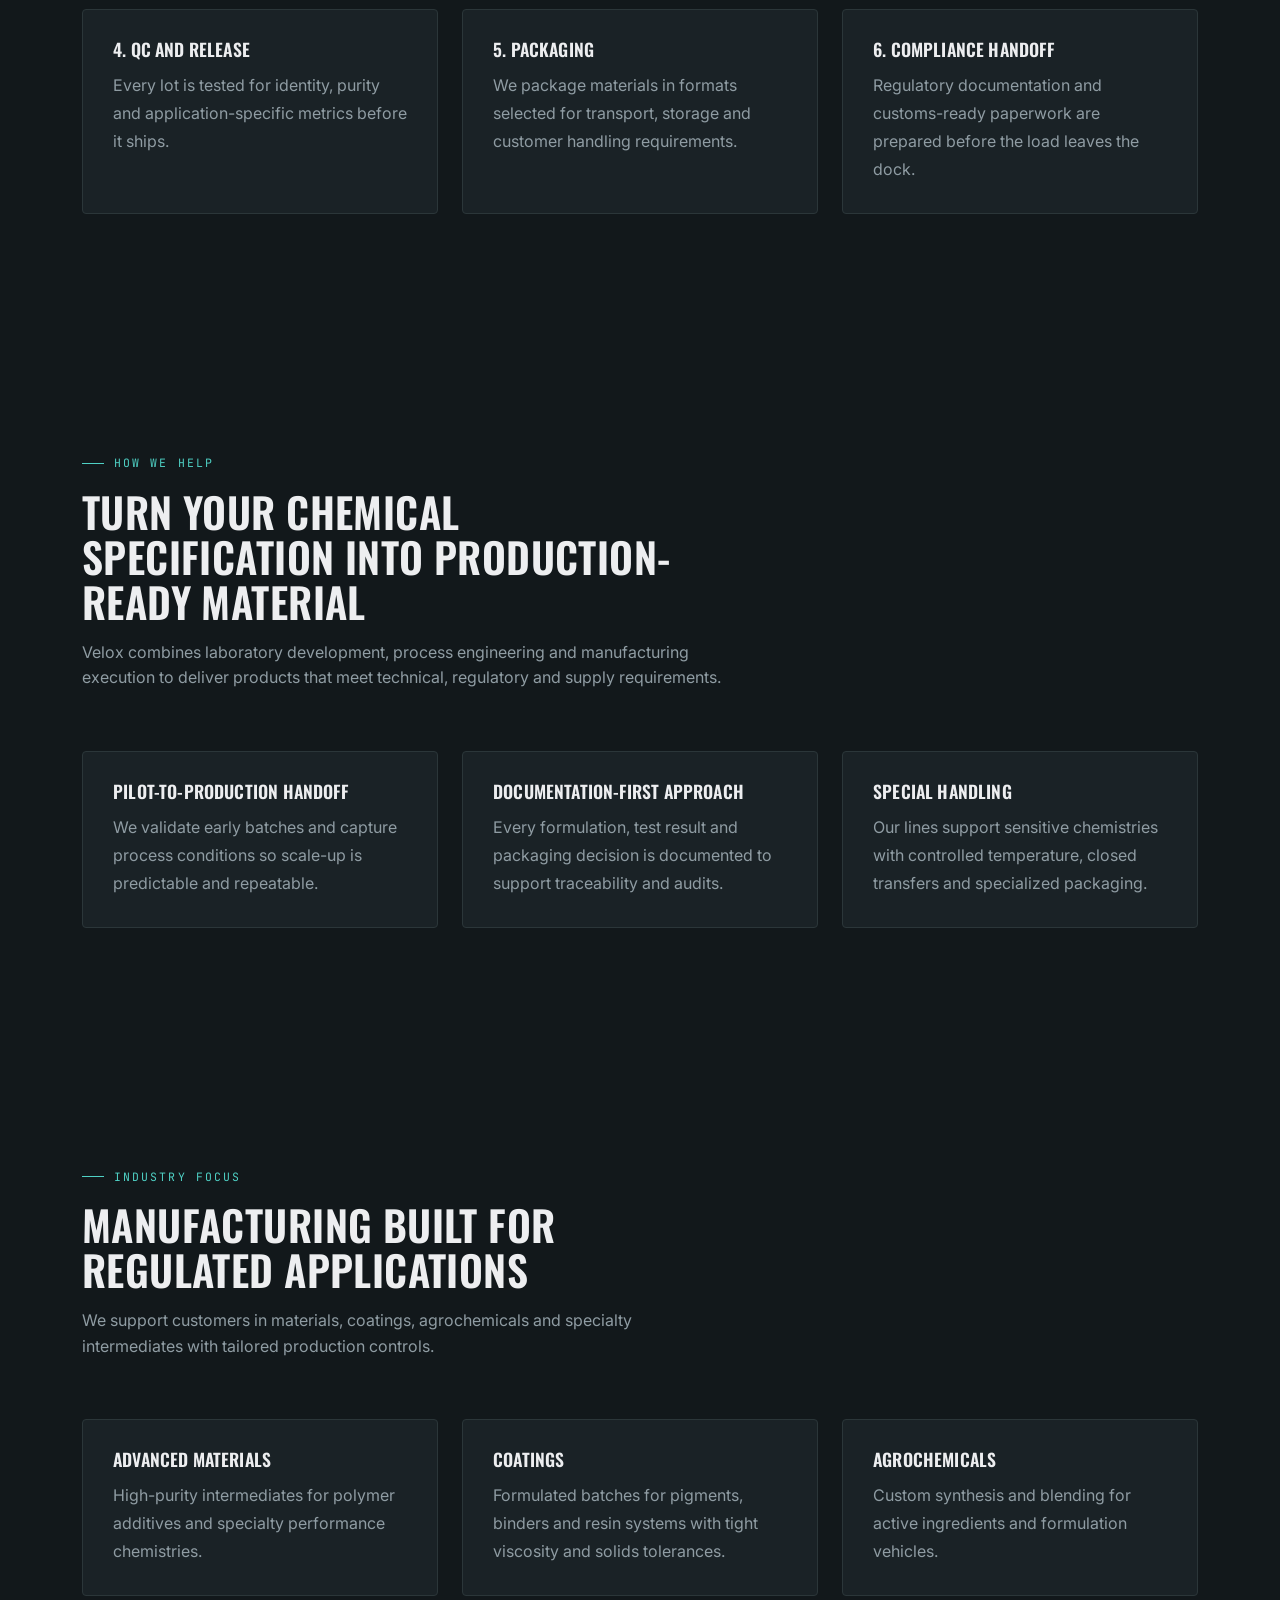
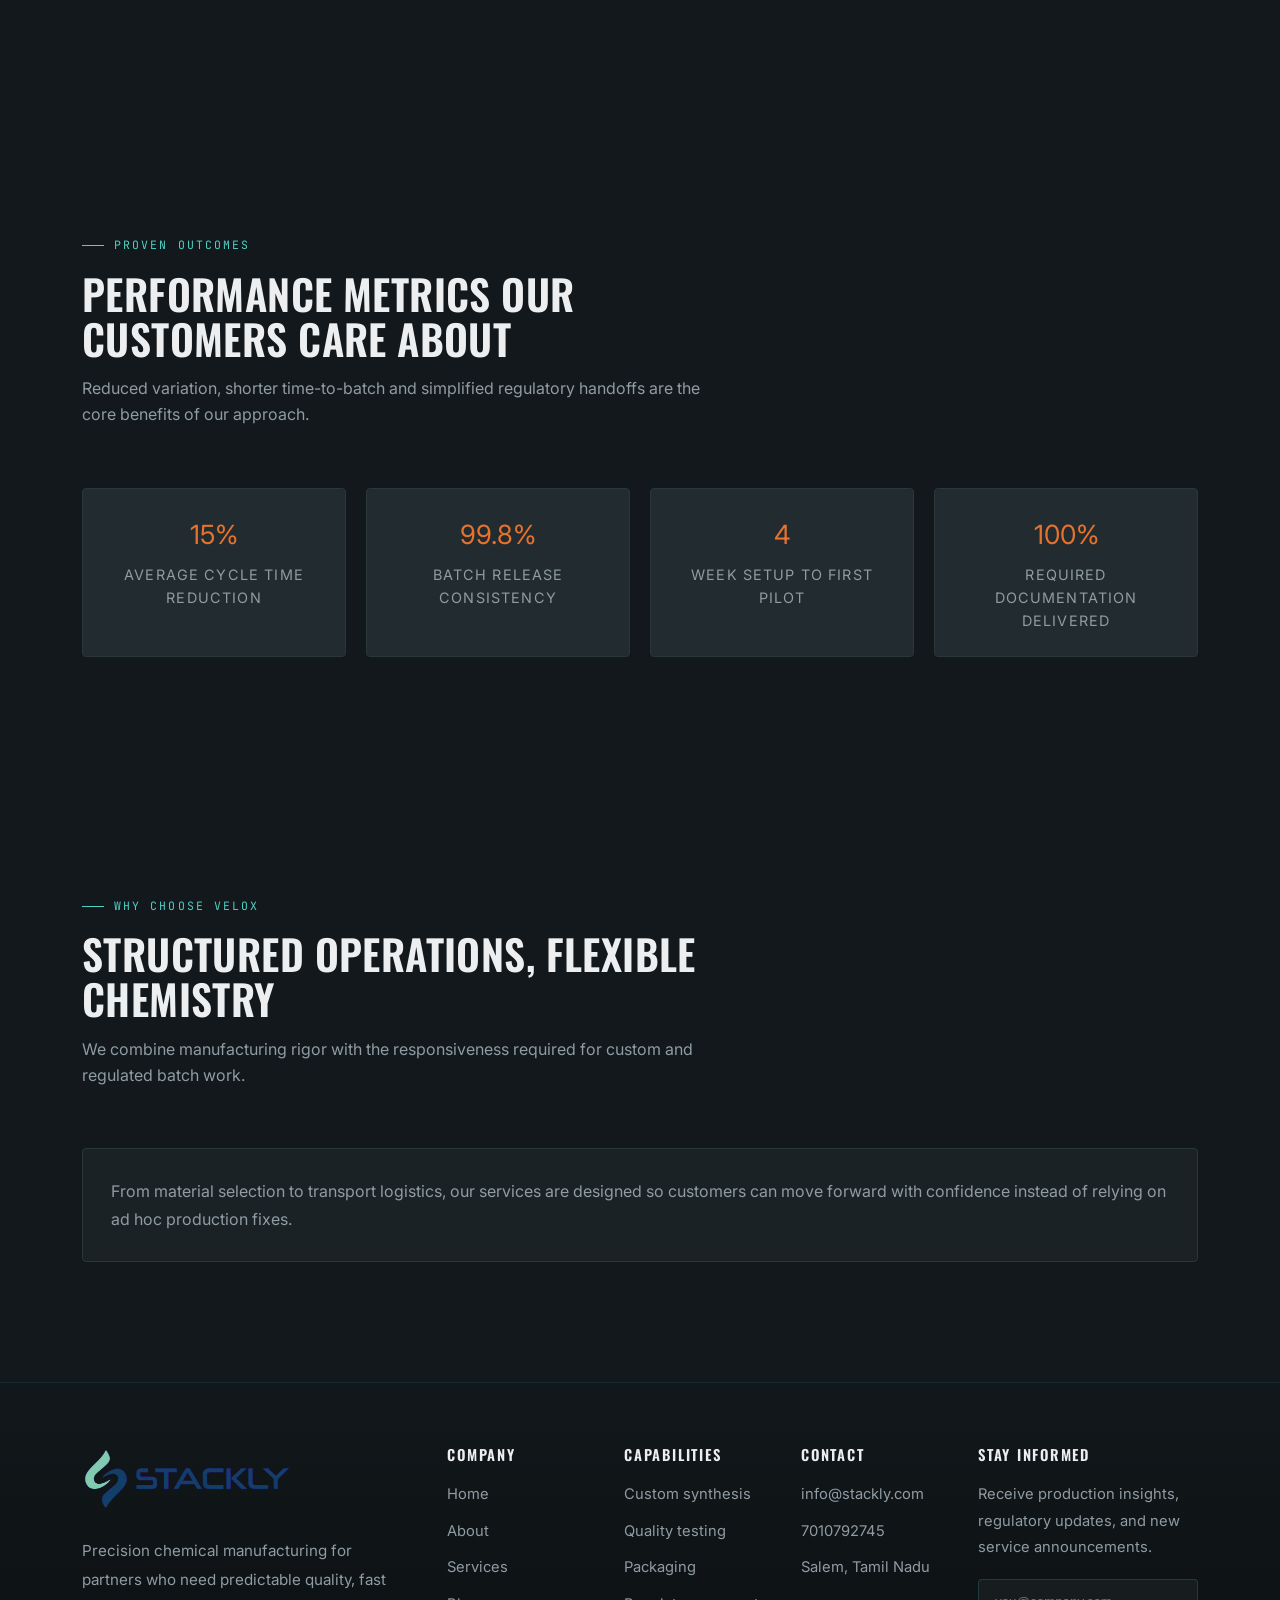
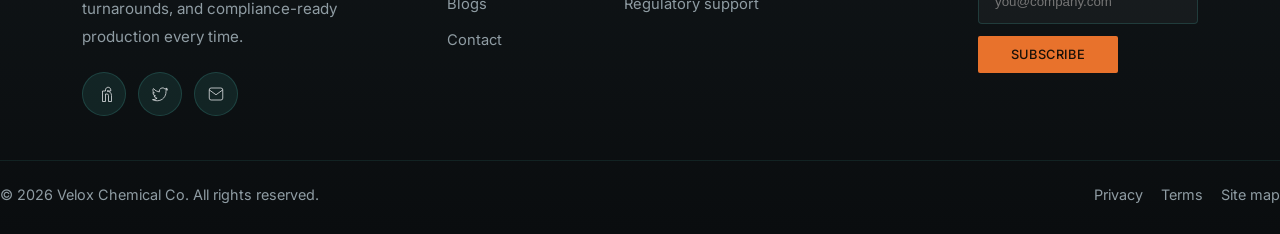
<file: services.html>
<!DOCTYPE html>
<html lang="en">
<head>
<meta charset="UTF-8">
<meta name="viewport" content="width=device-width, initial-scale=1.0">
<title>Services — VELOX Chemical</title>
<link rel="preconnect" href="https://fonts.googleapis.com">
<link href="https://fonts.googleapis.com/css2?family=Oswald:wght@400;500;600;700&family=Inter:wght@400;500;600&family=JetBrains+Mono:wght@400;500&display=swap" rel="stylesheet">
<link rel="stylesheet" href="styles.css">
</head>
<body>
<header class="site-nav">
  <div class="nav-inner">
    <a href="index.html" class="logo">
      <img src="assets/stackly-logo.webp" alt="Stackly" class="brand-logo">
    </a>
    <button class="hamburger" id="hamburger" aria-label="Toggle menu"><span></span><span></span><span></span></button>
    <nav class="links" id="navLinks">
      <a href="index.html" class="nav-link">Home</a>
      <a href="about.html" class="nav-link">About</a>
      <a href="services.html" class="nav-link">Services</a>
      <a href="blogs.html" class="nav-link">Blogs</a>
      <a href="contact.html" class="nav-link">Contact</a>
    </nav>
    <div class="nav-actions">
      <button class="btn btn-ghost" onclick="openAuth('login')"><span>Log In</span></button>
      <button class="btn btn-primary" onclick="openAuth('signup')"><span>Sign Up</span></button>
    </div>
  </div>
</header>
<main id="site">
  <section id="services">
    <div class="container">
      <div class="section-head reveal">
        <div class="eyebrow">What We Run</div>
        <h2>Six stages, one production line</h2>
        <p>Every project moves through the same reactor line — from first synthesis to final compliance sign-off — so nothing gets improvised mid-batch.</p>
      </div>
      <div class="services-grid reveal-stagger">
        <div class="service-card">
          <div class="code">R-01</div>
          <svg class="service-icon" viewBox="0 0 48 48" fill="none" stroke="currentColor" stroke-width="2"><path d="M20 6h8M22 6v12l-11 20a4 4 0 0 0 3.6 6h18.8a4 4 0 0 0 3.6-6L26 18V6"/></svg>
          <h3>Custom Synthesis</h3>
          <p>Bespoke molecule design and small-batch synthesis for R&D and pre-production trials.</p>
        </div>
        <div class="service-card">
          <div class="code">R-02</div>
          <svg class="service-icon" viewBox="0 0 48 48" fill="none" stroke="currentColor" stroke-width="2"><circle cx="24" cy="24" r="8"/><path d="M24 4v6M24 38v6M44 24h-6M10 24H4M37.5 10.5l-4.2 4.2M14.7 33.3l-4.2 4.2M37.5 37.5l-4.2-4.2M14.7 14.7l-4.2-4.2"/></svg>
          <h3>Bulk Manufacturing</h3>
          <p>Continuous and batch reactor lines scaling from pilot volumes to full production tonnage.</p>
        </div>
        <div class="service-card">
          <div class="code">R-03</div>
          <svg class="service-icon" viewBox="0 0 48 48" fill="none" stroke="currentColor" stroke-width="2"><path d="M10 8h28v12l-8 8 8 8v12H10V36l8-8-8-8Z"/></svg>
          <h3>Formulation &amp; Blending</h3>
          <p>Precision blending lines that hold ratio tolerances to the fourth decimal.</p>
        </div>
        <div class="service-card">
          <div class="code">R-04</div>
          <svg class="service-icon" viewBox="0 0 48 48" fill="none" stroke="currentColor" stroke-width="2"><path d="M24 4 6 12v10c0 11 7.7 18.9 18 22 10.3-3.1 18-11 18-22V12Z"/><path d="M17 24l5 5 9-10"/></svg>
          <h3>Quality Testing</h3>
          <p>In-house spectroscopy and chromatography labs verify every batch before release.</p>
        </div>
        <div class="service-card">
          <div class="code">R-05</div>
          <svg class="service-icon" viewBox="0 0 48 48" fill="none" stroke="currentColor" stroke-width="2"><rect x="4" y="18" width="24" height="16" rx="1"/><path d="M28 22h8l8 6v6h-16z"/><circle cx="14" cy="38" r="3"/><circle cx="36" cy="38" r="3"/></svg>
          <h3>Packaging &amp; Logistics</h3>
          <p>Drum, IBC and bulk tanker fulfillment with cold-chain options for sensitive compounds.</p>
        </div>
        <div class="service-card">
          <div class="code">R-06</div>
          <svg class="service-icon" viewBox="0 0 48 48" fill="none" stroke="currentColor" stroke-width="2"><path d="M24 4 8 10v11c0 11.3 7 19.7 16 23 9-3.3 16-11.7 16-23V10Z"/><path d="M24 16v10M24 30h.01"/></svg>
          <h3>Regulatory Compliance</h3>
          <p>REACH, OSHA and regional documentation handled before your shipment ever leaves the dock.</p>
        </div>
      </div>
    </div>
  </section>
  <section id="process" class="reveal">
    <div class="container">
      <div class="section-head">
        <div class="eyebrow">Production process</div>
        <h2>Six steps from design to dispatch</h2>
        <p>Every project follows the same engineered path so we can capture learnings, reduce risk and deliver consistent chemistry.</p>
      </div>
      <div class="feature-grid reveal-stagger">
        <div class="feature-card"><h3>1. Concept validation</h3><p>We validate target properties and develop a manufacturing-friendly recipe before any active material is produced.</p></div>
        <div class="feature-card"><h3>2. Pilot batch run</h3><p>A small-scale run confirms process behavior, analytics and material handling before full production.</p></div>
        <div class="feature-card"><h3>3. Scale optimization</h3><p>Our engineers translate pilot data into stable conditions for the chosen reactor and downstream equipment.</p></div>
      </div>
      <div class="feature-grid reveal-stagger" style="margin-top:24px;">
        <div class="feature-card"><h3>4. QC and release</h3><p>Every lot is tested for identity, purity and application-specific metrics before it ships.</p></div>
        <div class="feature-card"><h3>5. Packaging</h3><p>We package materials in formats selected for transport, storage and customer handling requirements.</p></div>
        <div class="feature-card"><h3>6. Compliance handoff</h3><p>Regulatory documentation and customs-ready paperwork are prepared before the load leaves the dock.</p></div>
      </div>
    </div>
  </section>
  <section id="solutions" class="reveal">
    <div class="container">
      <div class="section-head">
        <div class="eyebrow">How we help</div>
        <h2>Turn your chemical specification into production-ready material</h2>
        <p>Velox combines laboratory development, process engineering and manufacturing execution to deliver products that meet technical, regulatory and supply requirements.</p>
      </div>
      <div class="feature-grid reveal-stagger">
        <div class="feature-card"><h3>Pilot-to-production handoff</h3><p>We validate early batches and capture process conditions so scale-up is predictable and repeatable.</p></div>
        <div class="feature-card"><h3>Documentation-first approach</h3><p>Every formulation, test result and packaging decision is documented to support traceability and audits.</p></div>
        <div class="feature-card"><h3>Special handling</h3><p>Our lines support sensitive chemistries with controlled temperature, closed transfers and specialized packaging.</p></div>
      </div>
    </div>
  </section>
  <section id="verticals" class="reveal">
    <div class="container">
      <div class="section-head">
        <div class="eyebrow">Industry focus</div>
        <h2>Manufacturing built for regulated applications</h2>
        <p>We support customers in materials, coatings, agrochemicals and specialty intermediates with tailored production controls.</p>
      </div>
      <div class="feature-grid reveal-stagger">
        <div class="feature-card"><h3>Advanced materials</h3><p>High-purity intermediates for polymer additives and specialty performance chemistries.</p></div>
        <div class="feature-card"><h3>Coatings</h3><p>Formulated batches for pigments, binders and resin systems with tight viscosity and solids tolerances.</p></div>
        <div class="feature-card"><h3>Agrochemicals</h3><p>Custom synthesis and blending for active ingredients and formulation vehicles.</p></div>
      </div>
    </div>
  </section>
  <section id="outcomes" class="reveal">
    <div class="container">
      <div class="section-head">
        <div class="eyebrow">Proven outcomes</div>
        <h2>Performance metrics our customers care about</h2>
        <p>Reduced variation, shorter time-to-batch and simplified regulatory handoffs are the core benefits of our approach.</p>
      </div>
      <div class="stats-grid">
        <div class="stat-card"><div class="num">15%</div><div class="label">Average cycle time reduction</div></div>
        <div class="stat-card"><div class="num">99.8%</div><div class="label">Batch release consistency</div></div>
        <div class="stat-card"><div class="num">4</div><div class="label">Week setup to first pilot</div></div>
        <div class="stat-card"><div class="num">100%</div><div class="label">Required documentation delivered</div></div>
      </div>
    </div>
  </section>
  <section id="choice" class="reveal">
    <div class="container">
      <div class="section-head">
        <div class="eyebrow">Why choose Velox</div>
        <h2>Structured operations, flexible chemistry</h2>
        <p>We combine manufacturing rigor with the responsiveness required for custom and regulated batch work.</p>
      </div>
      <div class="card-panel">
        <p>From material selection to transport logistics, our services are designed so customers can move forward with confidence instead of relying on ad hoc production fixes.</p>
      </div>
    </div>
  </section>
</main>
<footer class="site-footer">
  <div class="container footer-grid">
    <div class="footer-brand">
      <a href="index.html" class="footer-logo"><img src="assets/stackly-logo.webp" alt="Stackly" class="brand-logo"></a>
      <p>Precision chemical manufacturing for partners who need predictable quality, fast turnarounds, and compliance-ready production every time.</p>
      <div class="footer-social">
        <a href="404.html" aria-label="LinkedIn">
          <svg viewBox="0 0 24 24" aria-hidden="true"><path d="M16 8a6 6 0 0 1 6 6v8h-4v-8a2 2 0 0 0-2-2h-2v10h-4V8h4V6.5C14 4.57 15.57 3 17.5 3S21 4.57 21 6.5V8h-5z"/></svg>
        </a>
        <a href="404.html" aria-label="Twitter">
          <svg viewBox="0 0 24 24" aria-hidden="true"><path d="M22 5.92c-.8.35-1.65.58-2.55.69a4.44 4.44 0 0 0 1.96-2.45 8.8 8.8 0 0 1-2.8 1.08 4.4 4.4 0 0 0-7.5 4.02A12.48 12.48 0 0 1 3.15 4.8a4.37 4.37 0 0 0-.6 2.21 4.4 4.4 0 0 0 1.96 3.66 4.37 4.37 0 0 1-2-.56v.06a4.4 4.4 0 0 0 3.52 4.31 4.44 4.44 0 0 1-2 .08 4.4 4.4 0 0 0 4.11 3.05A8.82 8.82 0 0 1 2 19.54 12.43 12.43 0 0 0 8.29 21c7.55 0 11.68-6.26 11.68-11.68 0-.18-.01-.36-.02-.54A8.36 8.36 0 0 0 22 5.92z"/></svg>
        </a>
        <a href="404.html" aria-label="Email">
          <svg viewBox="0 0 24 24" aria-hidden="true"><path d="M3 6.5A2.5 2.5 0 0 1 5.5 4h13A2.5 2.5 0 0 1 21 6.5v11a2.5 2.5 0 0 1-2.5 2.5h-13A2.5 2.5 0 0 1 3 17.5v-11z"/><path d="M21 6.5 12 13 3 6.5"/></svg>
        </a>
      </div>
    </div>
    <div class="footer-column">
      <h4>Company</h4>
      <a href="index.html">Home</a>
      <a href="about.html">About</a>
      <a href="services.html">Services</a>
      <a href="blogs.html">Blogs</a>
      <a href="contact.html">Contact</a>
    </div>
    <div class="footer-column">
      <h4>Capabilities</h4>
      <a href="404.html">Custom synthesis</a>
      <a href="404.html">Quality testing</a>
      <a href="404.html">Packaging</a>
      <a href="404.html">Regulatory support</a>
    </div>
    <div class="footer-column">
      <h4>Contact</h4>
      <p>info@stackly.com</p>
      <p>7010792745</p>
      <p>Salem, Tamil Nadu</p>
    </div>
    <div class="footer-column footer-subscribe">
      <h4>Stay informed</h4>
      <p>Receive production insights, regulatory updates, and new service announcements.</p>
      <form class="newsletter-form footer-newsletter-form">
        <input type="email" placeholder="you@company.com" aria-label="Email for newsletter" required>
        <button type="submit" class="btn btn-primary"><span>Subscribe</span></button>
      </form>
    </div>
  </div>
  <div class="footer-bottom">
    <p>© 2026 Velox Chemical Co. All rights reserved.</p>
    <div class="footer-bottom-links">
      <a href="404.html">Privacy</a>
      <a href="404.html">Terms</a>
      <a href="404.html">Site map</a>
    </div>
  </div>
</footer>
<div class="auth-overlay" id="authOverlay">
  <div class="auth-card">
    <button class="auth-close" onclick="closeAuth()" aria-label="Close">✕</button>
    <div class="auth-panel active" id="loginPanel">
      <div class="auth-eyebrow">Client Portal</div>
      <h2>Log in</h2>
      <p class="sub">Access batch records, certificates of analysis and shipment tracking.</p>
      <form class="auth-form" onsubmit="return submitAuth(event,'login')">
        <div class="field"><label for="li-email">Email</label><input id="li-email" type="email" required placeholder="you@company.com"></div>
        <div class="field"><label for="li-domain">Domain</label><select id="li-domain" required><option value="" selected disabled>Choose your domain</option><option>Manufacturing</option><option>Research &amp; Development</option><option>Pharmaceutical</option><option>Supplier</option><option>Other</option></select></div>
        <div class="field"><label for="li-pass">Password</label><input id="li-pass" type="password" required placeholder="••••••••"></div>
        <div class="auth-form-options"><button type="button" class="forgot-password" onclick="requestPasswordReset()">Forgot password?</button></div>
        <p class="auth-message" aria-live="polite"></p>
        <button type="submit" class="btn btn-primary auth-submit"><span>Log In</span></button>
      </form>
      <div class="auth-switch">New to Velox? <button onclick="switchAuth('signup')">Create an account</button></div>
    </div>
    <div class="auth-panel" id="signupPanel">
      <div class="auth-eyebrow">Client Portal</div>
      <h2>Sign up</h2>
      <p class="sub">Set up an account to request quotes and track production runs.</p>
      <form class="auth-form" onsubmit="return submitAuth(event,'signup')">
        <div class="field"><label for="su-name">Your name</label><input id="su-name" type="text" required placeholder="Your full name" autocomplete="name"></div>
        <div class="field"><label for="su-email">Email</label><input id="su-email" type="email" required placeholder="you@company.com"></div>
        <div class="field"><label for="su-pass">Password</label><input id="su-pass" type="password" required placeholder="••••••••"></div>
        <button type="submit" class="btn btn-primary auth-submit"><span>Create Account</span></button>
      </form>
      <div class="auth-switch">Already have an account? <button onclick="switchAuth('login')">Log in</button></div>
    </div>
  </div>
</div>
<script src="script.js"></script>
</body>
</html>
</file>
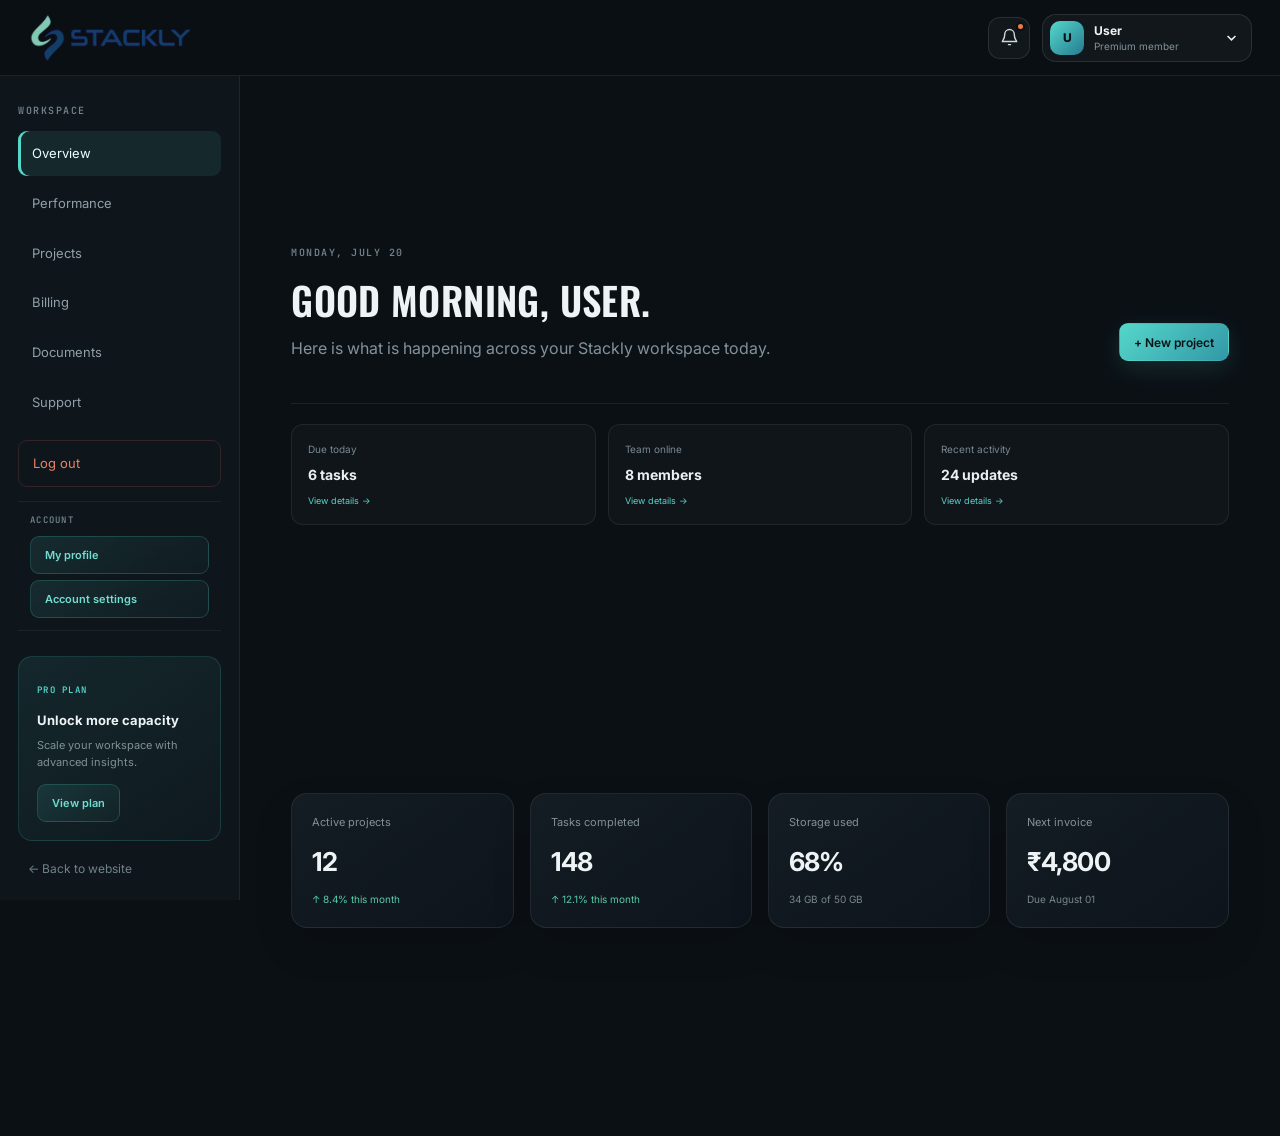
<file: user-dashboard.html>
<!DOCTYPE html>
<html lang="en">
<head>
<meta charset="UTF-8">
<meta name="viewport" content="width=device-width, initial-scale=1.0">
<title>User Dashboard — Stackly</title>
<link rel="preconnect" href="https://fonts.googleapis.com">
<link href="https://fonts.googleapis.com/css2?family=Oswald:wght@400;500;600;700&family=Inter:wght@400;500;600&family=JetBrains+Mono:wght@400;500&display=swap" rel="stylesheet">
<link rel="stylesheet" href="styles.css">
</head>
<body class="premium-dashboard">
<header class="dashboard-topbar">
  <a href="user-dashboard.html" class="dashboard-brand"><img src="assets/stackly-logo.webp" alt="Stackly"></a>
  <div class="dashboard-header-actions">
    <button class="dashboard-icon-button" data-dashboard-action="notifications" aria-label="Notifications" aria-expanded="false"><svg viewBox="0 0 24 24"><path d="M18 8a6 6 0 0 0-12 0c0 7-3 7-3 9h18c0-2-3-2-3-9M10 21h4"/></svg><span class="notification-dot"></span></button>
    <button class="profile-button" data-dashboard-action="profile" aria-label="Open profile" aria-expanded="false"><span class="profile-avatar" data-user-initials>U</span><span class="profile-copy"><strong data-user-name>User</strong><small>Premium member</small></span><svg viewBox="0 0 24 24"><path d="m7 10 5 5 5-5"/></svg></button>
  </div>
</header>
<div class="dashboard-shell">
  <aside class="dashboard-sidebar">
    <p class="sidebar-label">Workspace</p>
    <nav>
      <a class="active" href="#overview">Overview</a><a href="#performance">Performance</a><a href="#projects">Projects</a><a href="#billing">Billing</a><a href="#documents">Documents</a><a href="#support">Support</a><a href="index.html" class="sidebar-logout">Log out</a>
    </nav>
    <div class="sidebar-upgrade"><span>PRO PLAN</span><strong>Unlock more capacity</strong><p>Scale your workspace with advanced insights.</p><button>View plan</button></div>
    <a href="index.html" class="dashboard-logout">← Back to website</a>
  </aside>
  <main class="dashboard-content">
    <section class="dashboard-welcome" id="overview">
      <div><span class="dashboard-kicker">Monday, July 20</span><h1>Good morning, <span data-user-first-name>User</span>.</h1><p>Here is what is happening across your Stackly workspace today.</p></div>
      <button class="dashboard-primary">+ New project</button>
    </section>
    <section class="dashboard-stat-grid" aria-label="Account overview">
      <article><span>Active projects</span><strong>12</strong><small class="positive">↑ 8.4% this month</small></article>
      <article><span>Tasks completed</span><strong>148</strong><small class="positive">↑ 12.1% this month</small></article>
      <article><span>Storage used</span><strong>68%</strong><small>34 GB of 50 GB</small></article>
      <article><span>Next invoice</span><strong>₹4,800</strong><small>Due August 01</small></article>
    </section>
    <section class="dashboard-main-grid" id="performance">
      <article class="dash-widget chart-widget"><div class="widget-heading"><div><span class="widget-kicker">Performance</span><h2>Workspace activity</h2></div><select aria-label="Activity period"><option>Last 7 days</option><option>Last 30 days</option></select></div><div class="chart-bars" aria-label="Weekly activity chart"><i style="--h:42%"></i><i style="--h:62%"></i><i style="--h:48%"></i><i style="--h:78%"></i><i style="--h:66%"></i><i style="--h:92%"></i><i style="--h:74%"></i></div><div class="chart-labels"><span>Mon</span><span>Tue</span><span>Wed</span><span>Thu</span><span>Fri</span><span>Sat</span><span>Sun</span></div></article>
      <article class="dash-widget progress-widget"><div class="widget-heading"><div><span class="widget-kicker">Goal</span><h2>Monthly target</h2></div><strong>82%</strong></div><div class="goal-ring"><span>82<small>%</small></span></div><p>41 of 50 milestones completed</p></article>
    </section>
    <section class="dash-widget" id="projects"><div class="widget-heading"><div><span class="widget-kicker">Projects</span><h2>Recent projects</h2></div><button class="text-button">View all →</button></div><div class="dashboard-table"><div class="table-row table-head"><span>Project</span><span>Status</span><span>Progress</span><span>Updated</span></div><div class="table-row"><span><b>Brand system refresh</b><small>Design</small></span><span><em class="status active">Active</em></span><span><div class="mini-progress"><i style="width:78%"></i></div>78%</span><span>2h ago</span></div><div class="table-row"><span><b>Mobile app launch</b><small>Development</small></span><span><em class="status review">Review</em></span><span><div class="mini-progress"><i style="width:54%"></i></div>54%</span><span>Yesterday</span></div><div class="table-row"><span><b>Q3 campaign</b><small>Marketing</small></span><span><em class="status planning">Planning</em></span><span><div class="mini-progress"><i style="width:26%"></i></div>26%</span><span>Jul 18</span></div></div></section>
    <section class="dashboard-split-grid">
      <article class="dash-widget" id="billing"><div class="widget-heading"><div><span class="widget-kicker">Billing</span><h2>Recent invoices</h2></div><button class="text-button">Manage</button></div><ul class="clean-list"><li><span><b>INV-2026-072</b><small>July subscription</small></span><strong>₹4,800 <em class="status active">Paid</em></strong></li><li><span><b>INV-2026-061</b><small>June subscription</small></span><strong>₹4,800 <em class="status active">Paid</em></strong></li></ul></article>
      <article class="dash-widget" id="documents"><div class="widget-heading"><div><span class="widget-kicker">Files</span><h2>Recent documents</h2></div><button class="text-button">Open library</button></div><ul class="clean-list"><li><span class="file-icon">PDF</span><span><b>Project proposal.pdf</b><small>2.4 MB · Today</small></span><button>⋯</button></li><li><span class="file-icon">DOC</span><span><b>Brand guidelines.docx</b><small>8.1 MB · Jul 19</small></span><button>⋯</button></li></ul></article>
    </section>
    <section class="dash-widget support-widget" id="support"><div><span class="widget-kicker">Premium support</span><h2>Need help with your workspace?</h2><p>Our specialist team is ready to help you get the most from Stackly.</p></div><button class="dashboard-primary">Contact support</button></section>
  </main>
</div>
<script src="dashboard.js"></script>
</body>
</html>
</file>
<file: styles.css>
:root{
  --bg:#12181B;
  --panel:#1A2226;
  --panel-2:#212B30;
  --border:#2B3639;
  --flame:#E8722C;
  --flame-2:#F6944F;
  --teal:#4FD1C5;
  --text:#EDEEF0;
  --muted:#8F9CA3;
  --font-display:'Oswald',sans-serif;
  --font-body:'Inter',sans-serif;
  --font-mono:'JetBrains Mono',monospace;
}
*{box-sizing:border-box; margin:0; padding:0;}
html{scroll-behavior:smooth;}
body{
  background:var(--bg);
  color:var(--text);
  font-family:var(--font-body);
  overflow-x:hidden;
  line-height:1.6;
}
a{color:inherit; text-decoration:none;}
ul{list-style:none;}
button{font-family:inherit; cursor:pointer; border:none;}
img,svg{display:block; max-width:100%;}
::selection{background:var(--flame); color:#12181B;}

/* focus visibility */
a:focus-visible, button:focus-visible, input:focus-visible, textarea:focus-visible{
  outline:2px solid var(--teal); outline-offset:3px;
}

.eyebrow{
  font-family:var(--font-mono);
  font-size:0.72rem;
  letter-spacing:0.18em;
  text-transform:uppercase;
  color:var(--teal);
  display:flex; align-items:center; gap:10px;
  margin-bottom:16px;
}
.eyebrow::before{
  content:"";
  width:22px; height:1px; background:var(--teal);
}
h1,h2,h3,h4{
  font-family:var(--font-display);
  font-weight:600;
  letter-spacing:0.01em;
  line-height:1.08;
  text-transform:uppercase;
}
.container{
  max-width:1180px; margin:0 auto; padding:0 32px;
}
section{padding:120px 0; position:relative;}
@media (max-width:768px){ section{padding:80px 0;} .container{padding:0 20px;} }

/* ---------- Reveal on scroll ---------- */
.reveal{ opacity:0; transform:translateY(28px); transition:opacity .8s ease, transform .8s ease; }
.reveal.in-view{ opacity:1; transform:translateY(0); }
.reveal-stagger > *{ opacity:0; transform:translateY(24px); transition:opacity .7s ease, transform .7s ease; }
.reveal-stagger.in-view > *{ opacity:1; transform:translateY(0); }
.reveal-stagger.in-view > *:nth-child(1){transition-delay:.05s;}
.reveal-stagger.in-view > *:nth-child(2){transition-delay:.15s;}
.reveal-stagger.in-view > *:nth-child(3){transition-delay:.25s;}
.reveal-stagger.in-view > *:nth-child(4){transition-delay:.35s;}
.reveal-stagger.in-view > *:nth-child(5){transition-delay:.45s;}
.reveal-stagger.in-view > *:nth-child(6){transition-delay:.55s;}

@media (prefers-reduced-motion: reduce){
  *{animation:none !important; transition:none !important;}
}

/* ---------- Nav ---------- */
header.site-nav{
  position:fixed; top:0; left:0; right:0; z-index:200;
  background:rgba(18,24,27,0.82);
  backdrop-filter:blur(10px);
  border-bottom:1px solid var(--border);
}
.nav-inner{
  max-width:1180px; margin:0 auto; padding:0 32px;
  display:grid; grid-template-columns:1fr auto 1fr; align-items:center;
  height:76px;
}
.logo{
  display:flex; align-items:center; gap:10px;
  font-family:var(--font-display); font-size:1.25rem; letter-spacing:0.05em;
  text-transform:uppercase; justify-self:start;
}
.brand-logo{ display:block; width:auto; max-width:100%; object-fit:contain; }
.logo .brand-logo{ width:176px; height:52px; }
.logo .mark{ width:28px; height:28px; }
.logo .mark circle{ fill:none; stroke:var(--flame); stroke-width:2; }
.logo .mark line{ stroke:var(--teal); stroke-width:2; }
nav.links{ display:flex; gap:36px; justify-self:center; }
nav.links a{
  font-size:0.85rem; letter-spacing:0.05em; text-transform:uppercase;
  color:var(--muted); position:relative; padding:6px 0;
  transition:color .3s ease;
}
nav.links a::after{
  content:""; position:absolute; left:0; bottom:0; height:2px; width:0;
  background:var(--flame); transition:width .3s ease;
}
nav.links a:hover, nav.links a.active{ color:var(--text); }
nav.links a:hover::after, nav.links a.active::after{ width:100%; }
.nav-actions{ display:flex; align-items:center; gap:14px; justify-self:end; }
.btn{
  font-size:0.8rem; letter-spacing:0.05em; text-transform:uppercase;
  padding:11px 22px; border-radius:2px; font-weight:500;
  position:relative; overflow:hidden; transition:transform .25s ease, box-shadow .25s ease;
  display:inline-block;
}
.btn-primary{
  background:var(--flame); color:#181008;
}
.btn-primary::before{
  content:""; position:absolute; inset:0; background:var(--flame-2);
  transform:translateX(-101%); transition:transform .35s ease;
}
.btn-primary:hover::before{ transform:translateX(0); }
.btn-primary span{ position:relative; z-index:1; }
.btn-ghost{
  border:1px solid var(--border); color:var(--text); background:transparent;
}
.btn-ghost:hover{ border-color:var(--teal); color:var(--teal); }
.hamburger{ display:none; flex:0 0 44px; width:44px; height:44px; padding:11px 10px; flex-direction:column; justify-content:center; gap:5px; border:1px solid rgba(79,209,197,.28); border-radius:8px; color:var(--text); background:rgba(79,209,197,.08); box-shadow:0 6px 18px rgba(0,0,0,.18); }
.hamburger span{ display:block; flex:0 0 2px; height:2px; border-radius:2px; background:currentColor; width:100%; transition:transform .3s,opacity .3s; }
.hamburger.active span:nth-child(1){ transform:translateY(7px) rotate(45deg); }
.hamburger.active span:nth-child(2){ opacity:0; }
.hamburger.active span:nth-child(3){ transform:translateY(-7px) rotate(-45deg); }
@media (max-width:900px){
  body.mobile-menu-open{ overflow:hidden; touch-action:none; }
  header.site-nav{backdrop-filter:none;-webkit-backdrop-filter:none}
  .nav-inner{ display:flex; position:relative; padding-inline:20px; }
  .logo{ margin-right:auto; position:relative; z-index:203; }
  nav.links{
    position:fixed; inset:0; z-index:1000; width:100%; height:100vh; height:100dvh; min-height:0; margin:0; overflow-y:auto;
    flex-direction:column; align-items:center; justify-content:center; gap:clamp(8px,2vh,18px);
    padding:calc(96px + env(safe-area-inset-top)) 24px calc(132px + env(safe-area-inset-bottom));
    background:
      radial-gradient(circle at 90% 8%,rgba(232,114,44,.18),transparent 30%),
      radial-gradient(circle at 8% 90%,rgba(79,209,197,.13),transparent 32%),
      rgba(12,17,19,.985);
    backdrop-filter:blur(22px);
    transform:translateY(-2%); transition:transform .42s cubic-bezier(.22,1,.36,1),opacity .28s ease,visibility .28s; opacity:0; visibility:hidden; pointer-events:none;
  }
  nav.links::before{content:"MENU";font-family:var(--font-mono);font-size:.65rem;letter-spacing:.28em;color:var(--teal);margin-bottom:clamp(10px,2vh,22px)}
  nav.links.open{ transform:translateY(0); opacity:1; visibility:visible; pointer-events:auto; }
  nav.links a{width:min(100%,430px);padding:6px 20px;text-align:center;font-family:var(--font-display);font-size:clamp(2rem,8vw,3.4rem);font-weight:500;line-height:1.08;letter-spacing:.04em;color:#a9b2b6;opacity:0;transform:translateY(-10px);transition:color .25s ease,opacity .3s ease,transform .38s cubic-bezier(.22,1,.36,1)}
  nav.links.open a{opacity:1;transform:translateY(0)}
  nav.links.open a:nth-child(1){transition-delay:.06s}nav.links.open a:nth-child(2){transition-delay:.1s}nav.links.open a:nth-child(3){transition-delay:.14s}nav.links.open a:nth-child(4){transition-delay:.18s}nav.links.open a:nth-child(5){transition-delay:.22s}
  nav.links a::after{left:50%;bottom:0;transform:translateX(-50%);height:2px}
  nav.links a:hover,nav.links a.active{color:var(--text)}
  nav.links a:hover::after,nav.links a.active::after{width:42px}
  .nav-actions{position:fixed;z-index:1001;left:24px;right:24px;bottom:calc(24px + env(safe-area-inset-bottom));display:flex;align-items:center;justify-content:center;gap:12px;opacity:0;visibility:hidden;transform:translateY(12px);pointer-events:none;transition:opacity .25s ease .08s,transform .35s ease .08s,visibility .25s}
  body.mobile-menu-open .nav-actions{opacity:1;visibility:visible;transform:translateY(0);pointer-events:auto}
  .nav-actions .btn{width:min(190px,45vw);padding:13px 18px;text-align:center}
  .hamburger{ display:flex; order:3; margin-left:12px; position:relative; z-index:2; }
  .hamburger:hover,.hamburger.active{color:var(--teal);border-color:rgba(79,209,197,.55);background:rgba(79,209,197,.14)}
  body.mobile-menu-open .site-nav{z-index:1002;background:transparent;border-color:transparent}
}
@media (max-width:600px){
  .nav-inner{ padding:0 16px; }
  .logo .brand-logo{ width:104px; height:40px; }
  .nav-actions{left:16px;right:16px;gap:8px}
  .nav-actions .btn{padding:12px 10px;font-size:.7rem}
  .hamburger{ margin-left:7px; flex-basis:42px; width:42px; height:42px; }
}

/* ---------- Hero ---------- */
.hero{
  min-height:100vh; display:flex; align-items:center;
  padding-top:76px;
  background:
    radial-gradient(ellipse at 75% 30%, rgba(232,114,44,0.10), transparent 55%),
    radial-gradient(ellipse at 20% 80%, rgba(79,209,197,0.08), transparent 50%);
}
.hero-grid{
  display:grid; grid-template-columns:1.1fr 0.9fr; gap:40px; align-items:center;
}
@media (max-width:900px){ .hero-grid{ grid-template-columns:1fr; } }
.hero h1{ font-size:clamp(2.4rem, 5vw, 4.2rem); margin-bottom:22px; }
.hero h1 em{ font-style:normal; color:var(--flame); }
.hero p.lede{ color:var(--muted); font-size:1.05rem; max-width:480px; margin-bottom:36px; }
.hero-ctas{ display:flex; gap:16px; margin-bottom:56px; flex-wrap:wrap; }

.stat-row{ display:flex; gap:44px; flex-wrap:wrap; }
.stat{ min-width:120px; }
.stat .num{ font-family:var(--font-mono); font-size:1.6rem; color:var(--teal); }
.stat .label{ font-size:0.78rem; color:var(--muted); text-transform:uppercase; letter-spacing:0.05em; margin-top:4px;}
.liquid-bar{ width:100%; height:3px; background:var(--border); margin-top:10px; overflow:hidden; }
.liquid-bar i{ display:block; height:100%; width:0%; background:linear-gradient(90deg,var(--flame),var(--teal)); transition:width 1.4s cubic-bezier(.4,0,.2,1); }
.stat-row.in-view .liquid-bar i{ width:var(--fill); }

/* Hero molecule scene */
.scene{ position:relative; height:460px; }
.hero-media{ position:relative; width:100%; height:100%; border-radius:20px; overflow:hidden; border:1px solid rgba(255,255,255,0.08); background:var(--panel-2); }
.hero-media img{ width:100%; height:100%; object-fit:cover; display:block; filter:brightness(0.9); transition:transform .55s ease; }
.hero-media:hover img{ transform:scale(1.03); }
.hero-media-tag{ position:absolute; left:20px; right:20px; bottom:20px; padding:14px 16px; border-radius:8px; background:rgba(18,24,27,0.78); border:1px solid rgba(79,209,197,0.18); color:var(--text); font-size:0.78rem; letter-spacing:0.12em; text-transform:uppercase; }
.section-image{ border-radius:20px; overflow:hidden; border:1px solid rgba(255,255,255,0.08); background:var(--panel-2); box-shadow: inset 0 0 0 1px rgba(255,255,255,0.03); }
.section-image img{ width:100%; height:100%; object-fit:cover; display:block; }
.contact-hero{ min-height:320px; margin-bottom:40px; }

.bond{ stroke:var(--border); stroke-width:2; }
.flask-liquid{ animation:wobble 4s ease-in-out infinite; transform-origin:center bottom; }
@keyframes wobble{ 0%,100%{ transform:scaleY(1); } 50%{ transform:scaleY(1.03); } }
.bubble{ animation:rise linear infinite; opacity:0.85; }
@keyframes rise{
  0%{ transform:translateY(0) scale(.6); opacity:0; }
  15%{ opacity:.9; }
  100%{ transform:translateY(-140px) scale(1); opacity:0; }
}

.scroll-cue{
  position:absolute; bottom:36px; left:50%; transform:translateX(-50%);
  display:flex; flex-direction:column; align-items:center; gap:8px;
  color:var(--muted); font-family:var(--font-mono); font-size:0.7rem; letter-spacing:0.15em;
}
.scroll-cue .line{ width:1px; height:34px; background:var(--border); position:relative; overflow:hidden; }
.scroll-cue .line::after{
  content:""; position:absolute; top:-100%; left:0; width:100%; height:100%;
  background:var(--flame); animation:scrolldrop 1.8s ease-in-out infinite;
}
@keyframes scrolldrop{ 0%{top:-100%;} 60%{top:100%;} 100%{top:100%;} }

/* section divider - signature bonded line */
.bond-divider{ display:flex; align-items:center; justify-content:center; gap:10px; margin:0 0 56px; }
.bond-divider .node{ width:8px; height:8px; border-radius:50%; background:var(--flame); }
.bond-divider .node.alt{ background:var(--teal); }
.bond-divider .rule{ height:1px; width:64px; background:var(--border); }

.section-head{ max-width:640px; margin-bottom:60px; }
.section-head h2{ font-size:clamp(1.8rem,3.4vw,2.6rem); }
.section-head p{ color:var(--muted); margin-top:16px; }

/* ---------- About ---------- */
.about-grid{ display:grid; grid-template-columns:0.9fr 1.1fr; gap:64px; align-items:center; }
@media (max-width:900px){ .about-grid{ grid-template-columns:1fr; } }
.about-copy p{ color:var(--muted); margin-bottom:18px; }
.timeline{ margin-top:36px; border-left:1px solid var(--border); padding-left:24px; display:grid; gap:26px; }
.timeline .item .year{ font-family:var(--font-mono); color:var(--flame); font-size:0.85rem; }
.timeline .item h4{ font-size:1rem; text-transform:none; letter-spacing:0; margin:4px 0 4px; font-family:var(--font-body); font-weight:600; }
.timeline .item p{ color:var(--muted); font-size:0.9rem; }
.facility-art{ background:var(--panel); border:1px solid var(--border); border-radius:4px; padding:24px; }

/* ---------- Services ---------- */
.services-grid{ display:grid; grid-template-columns:repeat(3,minmax(0,1fr)); gap:24px; }
@media (max-width:900px){ .services-grid{ grid-template-columns:1fr 1fr; gap:20px; } }
@media (max-width:600px){ .services-grid{ grid-template-columns:1fr; gap:16px; } }
.service-card{
  background:var(--panel); border:1px solid var(--border); padding:36px 30px; transition:background .35s ease, transform .35s ease;
  position:relative;
}
.service-card:hover{ background:var(--panel-2); transform:translateY(-4px); }
.service-card .code{ font-family:var(--font-mono); color:var(--teal); font-size:0.78rem; letter-spacing:0.1em; }
.service-icon{ width:44px; height:44px; margin:18px 0 16px; color:var(--flame); transition:transform .4s ease; }
.service-card:hover .service-icon{ transform:rotate(-8deg) scale(1.08); }
.service-card h3{ font-size:1.05rem; margin-bottom:10px; }
.service-card p{ color:var(--muted); font-size:0.9rem; }
  .feature-grid{display:grid; grid-template-columns:repeat(3,1fr); gap:24px;}
  @media (max-width:900px){ .feature-grid{grid-template-columns:1fr;} }
  .feature-card{background:var(--panel); border:1px solid var(--border); border-radius:4px; padding:30px; transition:transform .3s ease, border-color .3s ease;}
  .feature-card:hover{transform:translateY(-4px); border-color:var(--flame);}  
  .feature-card h3{font-size:1.1rem; margin-bottom:12px;}
  .feature-card p{color:var(--muted); line-height:1.75;}
  .stats-grid{display:grid; grid-template-columns:repeat(4,1fr); gap:20px; margin-top:16px;}
  @media (max-width:900px){ .stats-grid{grid-template-columns:1fr;} }
  .stat-card{background:var(--panel-2); border:1px solid var(--border); border-radius:4px; padding:24px; text-align:center;}
  .stat-card .num{font-size:1.65rem; color:var(--flame); margin-bottom:8px;}
  .stat-card .label{color:var(--muted); font-size:0.9rem; text-transform:uppercase; letter-spacing:0.08em;}
  .split-grid{display:grid; grid-template-columns:1fr 1fr; gap:32px;}
  @media (max-width:900px){ .split-grid{grid-template-columns:1fr;} }
  .card-panel{background:var(--panel); border:1px solid var(--border); border-radius:4px; padding:28px;}
  .card-panel h3{font-size:1.05rem; margin-bottom:12px;}
  .card-panel p{color:var(--muted); line-height:1.75;}
  .faq-grid{display:grid; grid-template-columns:1fr 1fr; gap:24px;}
  @media (max-width:900px){ .faq-grid{grid-template-columns:1fr;} }
  .faq-item{background:var(--panel); border:1px solid var(--border); border-radius:4px; padding:24px;}
  .faq-item h4{font-size:1rem; margin-bottom:10px;}
  .faq-item p{color:var(--muted); line-height:1.7;}
/* ---------- Blogs ---------- */
.blog-grid{ display:grid; grid-template-columns:repeat(3,1fr); gap:28px; }
@media (max-width:900px){ .blog-grid{ grid-template-columns:1fr; } }
.blog-newsletter-form{display:grid;grid-template-columns:minmax(0,1.5fr) minmax(150px,.5fr);gap:18px;width:100%;min-width:0}
@media(max-width:600px){#newsletter .card-panel{padding:20px 16px}.blog-newsletter-form{display:flex;flex-direction:column;gap:12px;width:100%}.blog-newsletter-form input,.blog-newsletter-form .btn{display:flex;align-items:center;justify-content:center;width:100%!important;max-width:100%;min-width:0;min-height:48px}}

/* Home page depth */
.home-process{background:linear-gradient(180deg,rgba(79,209,197,.035),transparent)}
.process-grid{display:grid;grid-template-columns:repeat(4,1fr);gap:0;border:1px solid var(--border);background:var(--panel)}
.process-step{padding:32px 26px;min-height:250px;border-right:1px solid var(--border)}
.process-step:last-child{border-right:0}
.process-step>span{display:block;color:var(--accent);font-family:'JetBrains Mono',monospace;font-size:.78rem;margin-bottom:48px}
.process-step h3{font-size:1.18rem;margin-bottom:12px}
.process-step p{color:var(--muted);font-size:.92rem;line-height:1.75}
.industries-layout{display:grid;grid-template-columns:minmax(280px,.85fr) minmax(420px,1.15fr);gap:90px;align-items:start}
.industries-layout .section-head{position:sticky;top:130px;margin-bottom:0}
.text-link{display:inline-flex;gap:10px;align-items:center;color:var(--accent);margin-top:26px;font-weight:600}
.industry-list{border-top:1px solid var(--border)}
.industry-list article{display:grid;grid-template-columns:44px 1fr;gap:22px;padding:28px 0;border-bottom:1px solid var(--border)}
.industry-list article>span{color:var(--accent);font-family:'JetBrains Mono',monospace;font-size:.76rem;padding-top:5px}
.industry-list h3{font-size:1.12rem;margin-bottom:8px}
.industry-list p{color:var(--muted);line-height:1.7}
#home-testimonial{padding-top:70px}
.testimonial-panel{background:linear-gradient(135deg,rgba(79,209,197,.12),rgba(255,255,255,.02));border:1px solid rgba(79,209,197,.2);padding:58px 64px}
.quote-mark{color:var(--accent);font-family:Georgia,serif;font-size:5rem;line-height:.6;margin-bottom:28px}
.testimonial-panel blockquote{font-family:'Oswald',sans-serif;font-size:clamp(1.5rem,3vw,2.35rem);line-height:1.35;max-width:980px}
.quote-author{display:flex;flex-direction:column;gap:5px;margin-top:32px}
.quote-author strong{font-size:.95rem}.quote-author span{color:var(--muted);font-size:.88rem}
@media(max-width:900px){.process-grid{grid-template-columns:1fr 1fr}.process-step:nth-child(2){border-right:0}.process-step:nth-child(-n+2){border-bottom:1px solid var(--border)}.industries-layout{grid-template-columns:1fr;gap:45px}.industries-layout .section-head{position:static}.testimonial-panel{padding:40px 30px}}
@media(max-width:560px){.process-grid{grid-template-columns:1fr}.process-step{border-right:0!important;border-bottom:1px solid var(--border)}.process-step:last-child{border-bottom:0}.process-step>span{margin-bottom:28px}}
.blog-card{
  background:var(--panel); border:1px solid var(--border); border-radius:4px; overflow:hidden;
  transition:transform .35s ease, border-color .35s ease;
}
.blog-card:hover{ transform:translateY(-6px); border-color:var(--flame); }
.blog-thumb{ height:170px; position:relative; overflow:hidden; }
.blog-thumb svg{ width:100%; height:100%; }
.blog-body{ padding:24px; }
.blog-tag{ font-family:var(--font-mono); font-size:0.7rem; color:var(--teal); text-transform:uppercase; letter-spacing:0.08em; }
.blog-body h3{ font-size:1.05rem; margin:12px 0 10px; text-transform:none; letter-spacing:0; font-family:var(--font-body); font-weight:600; }
.blog-body p{ color:var(--muted); font-size:0.88rem; margin-bottom:16px; }
.blog-meta{ display:flex; justify-content:space-between; font-size:0.75rem; color:var(--muted); font-family:var(--font-mono); }
.read-link{ color:var(--flame); font-size:0.82rem; font-weight:500; display:inline-flex; align-items:center; gap:6px; }
.read-link svg{ width:14px; height:14px; transition:transform .3s ease; }
.blog-card:hover .read-link svg{ transform:translateX(4px); }

/* ---------- Contact ---------- */
.contact-grid{ display:grid; grid-template-columns:1fr 1fr; gap:60px; }
@media (max-width:900px){ .contact-grid{ grid-template-columns:1fr; } }
.field{ margin-bottom:20px; }
.field label{ display:block; font-size:0.78rem; text-transform:uppercase; letter-spacing:0.06em; color:var(--muted); margin-bottom:8px; }
.field input, .field textarea, .field select{
  width:100%; background:var(--panel); border:1px solid var(--border); color:var(--text);
  padding:13px 14px; border-radius:2px; font-family:var(--font-body); font-size:0.92rem;
  transition:border-color .3s ease, box-shadow .3s ease;
}
.field select{ cursor:pointer; color-scheme:dark; }
.field input:focus, .field textarea:focus, .field select:focus{ border-color:var(--teal); box-shadow:0 0 0 3px rgba(79,209,197,0.12); outline:none; }
.field textarea{ min-height:120px; resize:vertical; }
.contact-info .info-item{ display:flex; gap:16px; margin-bottom:26px; }
.info-item .ic{ width:20px; height:20px; color:var(--flame); flex-shrink:0; margin-top:3px; }
.info-item h4{ font-size:0.9rem; text-transform:none; letter-spacing:0; font-family:var(--font-body); margin-bottom:4px; }
.info-item p{ color:var(--muted); font-size:0.88rem; }
.form-note{ font-size:0.8rem; color:var(--muted); margin-top:6px; min-height:20px; }
.form-note.success{ color:var(--teal); }

/* ---------- Footer ---------- */
.site-footer{
  background:linear-gradient(180deg, rgba(18,24,27,0.98), rgba(10,13,15,1));
  border-top:1px solid rgba(79,209,197,0.16);
  padding:64px 0 28px;
}
.footer-grid{
  display:grid;
  grid-template-columns:2.3fr 1fr 1fr 1fr 1.2fr;
  gap:32px;
  align-items:flex-start;
}
@media (max-width:1100px){ .footer-grid{ grid-template-columns:1.9fr 1fr 1fr; } }
@media (max-width:900px){ .footer-grid{ grid-template-columns:1fr; } }
.footer-logo{
  display:inline-block;
  font-family:var(--font-display);
  font-size:1.75rem;
  letter-spacing:0.14em;
  text-transform:uppercase;
  color:var(--text);
  margin-bottom:18px;
}
.footer-logo .brand-logo{ width:210px; height:auto; }
.footer-brand p{ color:var(--muted); font-size:0.95rem; line-height:1.9; margin:0; max-width:420px; }
.footer-social{ display:flex; flex-wrap:wrap; gap:12px; margin-top:20px; }
.footer-social a{ width:44px; height:44px; display:inline-flex; align-items:center; justify-content:center; color:var(--text); background:rgba(79,209,197,0.1); border:1px solid rgba(79,209,197,0.18); border-radius:999px; transition:transform .25s ease, background .25s ease; }
.footer-social a:hover{ background:rgba(79,209,197,0.18); transform:translateY(-2px); }
.footer-social svg{ width:18px; height:18px; stroke:currentColor; fill:none; }
.footer-column h4{ font-size:0.92rem; margin-bottom:18px; color:var(--text); text-transform:uppercase; letter-spacing:0.12em; }

/* ---------- Premium dashboards ---------- */
.premium-dashboard{ background:#0b1015; color:#eef4f6; min-height:100vh; }
.dashboard-topbar{ position:fixed; inset:0 0 auto 0; height:76px; z-index:300; padding:0 28px; display:flex; align-items:center; justify-content:space-between; background:rgba(11,16,21,.92); border-bottom:1px solid rgba(255,255,255,.08); backdrop-filter:blur(16px); }
.dashboard-brand img{ display:block; width:166px; height:50px; object-fit:contain; }
.dashboard-header-actions{ display:flex; align-items:center; gap:12px; }
.dashboard-header-actions{ position:relative; }
.dashboard-mobile-menu{ display:none; width:40px; height:40px; padding:10px; flex-direction:column; justify-content:center; gap:5px; border:1px solid rgba(255,255,255,.1); border-radius:10px; background:rgba(255,255,255,.035); }
.dashboard-mobile-menu span{ display:block; width:100%; height:2px; background:#dce7ea; transition:.25s; }.dashboard-mobile-menu.active span:nth-child(1){ transform:translateY(7px) rotate(45deg); }.dashboard-mobile-menu.active span:nth-child(2){ opacity:0; }.dashboard-mobile-menu.active span:nth-child(3){ transform:translateY(-7px) rotate(-45deg); }
.dashboard-menu-backdrop{ display:none; position:fixed; inset:76px 0 0; z-index:280; background:rgba(3,7,10,.68); backdrop-filter:blur(2px); }
[hidden]{ display:none!important; }
.dashboard-split-grid.single-dashboard-panel{ grid-template-columns:1fr; }
.sidebar-logout{ margin-top:10px; color:#ef8063!important; border:1px solid rgba(238,112,94,.16); }
.dashboard-sidebar nav .sidebar-logout:hover{ color:#fff!important; background:rgba(238,112,94,.1); box-shadow:inset 3px 0 #ee705e; }
.dashboard-popover{ position:absolute; top:54px; right:0; width:310px; padding:10px; z-index:500; border:1px solid rgba(255,255,255,.1); border-radius:14px; background:#121b22; box-shadow:0 24px 60px rgba(0,0,0,.45); animation:fadeSlide .2s ease; }
.dashboard-popover a,.dashboard-popover button{ width:100%; display:grid; gap:4px; padding:12px; border:1px solid transparent; border-radius:9px; color:#dce7ea; background:transparent; text-align:left; font-size:12px; }
.dashboard-popover a:hover,.dashboard-popover button:hover{ background:rgba(79,209,197,.08); }
.dashboard-popover small{ color:#788991; font-size:10px; line-height:1.5; }.popover-title{ display:flex; justify-content:space-between; padding:10px 12px 12px; border-bottom:1px solid rgba(255,255,255,.07); }.popover-title span{ color:#55d7ca; font-size:10px; }.popover-profile{ display:flex; align-items:center; gap:11px; padding:10px 11px 14px; margin-bottom:5px; border-bottom:1px solid rgba(255,255,255,.07); }.popover-profile>div{ display:grid; gap:3px; }.popover-logout{ color:#ef8063!important; border-top:1px solid rgba(255,255,255,.07); margin-top:5px; }
.dashboard-icon-button{ position:relative; width:42px; height:42px; display:grid; place-items:center; border:1px solid rgba(255,255,255,.1); border-radius:12px; color:#cbd7dc; background:rgba(255,255,255,.035); }
.dashboard-icon-button:hover,.profile-button:hover{ border-color:rgba(79,209,197,.45); background:rgba(79,209,197,.07); }
.dashboard-icon-button svg,.profile-button>svg{ width:19px; fill:none; stroke:currentColor; stroke-width:1.8; }
.notification-dot{ position:absolute; right:-4px; top:-4px; min-width:17px; height:17px; padding:0 4px; display:grid; place-items:center; border-radius:20px; background:#ee7b41; border:2px solid #0b1015; color:#fff; font-size:9px; }
.notification-dot:empty{ min-width:9px; width:9px; height:9px; padding:0; top:4px; right:4px; }
.profile-button{ display:flex; align-items:center; gap:10px; padding:6px 10px 6px 7px; border:1px solid rgba(255,255,255,.1); border-radius:14px; color:#eef4f6; background:rgba(255,255,255,.035); text-align:left; }
.profile-avatar{ width:34px; height:34px; display:grid; place-items:center; flex:0 0 auto; border-radius:10px; background:linear-gradient(135deg,#55d7ca,#257b91); color:#061316; font-weight:800; font-size:12px; }
.profile-avatar.small{ width:32px; height:32px; font-size:10px; }
.profile-copy{ display:grid; gap:2px; min-width:118px; }.profile-copy strong{ font-size:12px; }.profile-copy small{ color:#82929a; font-size:10px; }
.dashboard-shell{ display:grid; grid-template-columns:240px minmax(0,1fr); padding-top:76px; min-height:100vh; }
.dashboard-sidebar{ position:fixed; top:76px; bottom:0; left:0; width:240px; padding:28px 18px 22px; display:flex; flex-direction:column; background:#0e151b; border-right:1px solid rgba(255,255,255,.07); overflow-y:auto; }
.sidebar-label,.dashboard-kicker,.widget-kicker{ color:#71828a; font:600 10px var(--font-mono); letter-spacing:.15em; text-transform:uppercase; }
.dashboard-sidebar nav{ display:grid; gap:5px; margin:14px 0 24px; }
.dashboard-sidebar nav a{ padding:12px 14px; border-radius:9px; color:#91a0a7; font-size:13px; transition:.2s; }
.dashboard-sidebar nav a:hover,.dashboard-sidebar nav a.active{ color:#eff; background:rgba(79,209,197,.1); box-shadow:inset 3px 0 #55d7ca; }
.sidebar-upgrade{ margin-top:auto; padding:18px; border:1px solid rgba(79,209,197,.16); border-radius:14px; background:linear-gradient(145deg,rgba(79,209,197,.1),rgba(38,70,83,.08)); }
.sidebar-upgrade span{ color:#55d7ca; font:600 9px var(--font-mono); letter-spacing:.14em; }.sidebar-upgrade strong{ display:block; margin:9px 0 6px; font-size:13px; }.sidebar-upgrade p{ color:#819097; font-size:11px; line-height:1.6; }.sidebar-upgrade button{ margin-top:12px; color:#55d7ca; font-size:11px; }
.dashboard-logout{ margin:18px 10px 0; color:#71828a; font-size:12px; }
.dashboard-content{ grid-column:2; width:100%; max-width:1480px; padding:42px clamp(22px,4vw,58px) 70px; }
.dashboard-welcome{ display:flex; align-items:flex-end; justify-content:space-between; gap:20px; margin-bottom:28px; }
.dashboard-welcome h1{ margin:7px 0 8px; font:600 clamp(2rem,3vw,3rem) var(--font-display); letter-spacing:.01em; }.dashboard-welcome p{ color:#83929a; }
.dashboard-primary{ padding:12px 18px; border-radius:9px; background:linear-gradient(135deg,#55d7ca,#3298a7); color:#071316; font-weight:700; font-size:12px; box-shadow:0 8px 26px rgba(79,209,197,.14); }
.dashboard-primary:hover{ transform:translateY(-1px); box-shadow:0 12px 28px rgba(79,209,197,.23); }
.dashboard-content button,.sidebar-upgrade button,.sidebar-profile-links button{min-height:38px;padding:9px 14px;border:1px solid rgba(79,209,197,.22);border-radius:9px;color:#71ddd2;background:linear-gradient(145deg,rgba(79,209,197,.12),rgba(79,209,197,.035));font-weight:600;transition:transform .2s,border-color .2s,background .2s,box-shadow .2s}
.dashboard-content button:hover,.sidebar-upgrade button:hover,.sidebar-profile-links button:hover{transform:translateY(-2px);border-color:rgba(79,209,197,.52);background:rgba(79,209,197,.16);box-shadow:0 8px 22px rgba(0,0,0,.2)}
.admin-theme .dashboard-content button,.admin-theme .sidebar-upgrade button,.admin-theme .sidebar-profile-links button{color:#f2a16f;border-color:rgba(238,123,65,.25);background:rgba(238,123,65,.08)}
.dashboard-content .dashboard-primary{color:#071316;border-color:transparent;background:linear-gradient(135deg,#55d7ca,#3298a7);box-shadow:0 8px 26px rgba(79,209,197,.14)}
.admin-theme .dashboard-content .dashboard-primary{color:#1a0d07;border-color:transparent;background:linear-gradient(135deg,#ef995e,#e86e3b)}
.dashboard-detail-grid{display:grid;grid-template-columns:repeat(3,minmax(0,1fr));gap:12px;width:100%;margin-top:22px;padding-top:20px;border-top:1px solid rgba(255,255,255,.07)}
.dashboard-detail-grid a{display:grid;gap:7px;padding:16px;border:1px solid rgba(255,255,255,.07);border-radius:12px;background:rgba(255,255,255,.025);transition:.2s}
.dashboard-detail-grid a:hover{transform:translateY(-2px);border-color:rgba(79,209,197,.28);background:rgba(79,209,197,.05)}
.dashboard-detail-grid span{color:#778991;font-size:10px}.dashboard-detail-grid strong{color:#e8f0f2;font-size:14px}.dashboard-detail-grid small{color:#55d7ca;font-size:9px}
.dashboard-welcome,.support-widget{flex-wrap:wrap}.dashboard-welcome>div:first-child{flex:1}.dashboard-welcome>.dashboard-detail-grid,.support-widget>.dashboard-detail-grid{flex-basis:100%}
.sidebar-profile-links{display:grid;gap:6px;margin:-10px 0 20px;padding:12px;border-top:1px solid rgba(255,255,255,.06);border-bottom:1px solid rgba(255,255,255,.06)}
.sidebar-profile-links>span{color:#71828a;font:600 9px var(--font-mono);letter-spacing:.14em;text-transform:uppercase;margin-bottom:4px}.sidebar-profile-links button{text-align:left;font-size:11px}
.dashboard-stat-grid{ display:grid; grid-template-columns:repeat(4,minmax(0,1fr)); gap:16px; margin-bottom:18px; }
.dashboard-stat-grid article,.dash-widget{ border:1px solid rgba(255,255,255,.075); border-radius:16px; background:linear-gradient(145deg,rgba(21,30,37,.95),rgba(14,21,27,.95)); box-shadow:0 18px 40px rgba(0,0,0,.12); }
.dashboard-stat-grid article{ padding:20px; display:grid; gap:9px; }.dashboard-stat-grid span{ color:#829098; font-size:11px; }.dashboard-stat-grid strong{ font-size:26px; letter-spacing:-.03em; }.dashboard-stat-grid small{ color:#77868d; font-size:10px; }.positive{ color:#56cdaa!important; }.warning{ color:#f4b760!important; }
.dashboard-main-grid{ display:grid; grid-template-columns:minmax(0,1.65fr) minmax(270px,.7fr); gap:18px; margin-bottom:18px; }.dash-widget{ padding:22px; }
.widget-heading{ display:flex; align-items:flex-start; justify-content:space-between; gap:14px; margin-bottom:22px; }.widget-heading h2{ margin-top:6px; font:500 18px var(--font-display); }.widget-heading>strong{ font-size:22px; color:#55d7ca; }.widget-heading select{ border:1px solid rgba(255,255,255,.09); border-radius:8px; padding:8px 10px; background:#101820; color:#91a0a7; font-size:10px; }
.chart-bars{ height:190px; padding:10px 8px 0; display:flex; align-items:flex-end; justify-content:space-around; gap:14px; border-bottom:1px solid rgba(255,255,255,.08); background:repeating-linear-gradient(to top,transparent 0,transparent 46px,rgba(255,255,255,.04) 47px); }.chart-bars i{ width:min(42px,9%); height:var(--h); border-radius:7px 7px 2px 2px; background:linear-gradient(to top,#277e8e,#55d7ca); box-shadow:0 0 18px rgba(79,209,197,.1); }.chart-labels{ display:flex; justify-content:space-around; padding-top:10px; color:#67767e; font-size:9px; }
.progress-widget{ text-align:center; }.progress-widget .widget-heading{text-align:left}.goal-ring{ width:148px; aspect-ratio:1; margin:20px auto; display:grid; place-items:center; border-radius:50%; background:radial-gradient(circle at center,#111a20 58%,transparent 59%),conic-gradient(#55d7ca 0 82%,rgba(255,255,255,.07) 82%); }.goal-ring span{ font-size:30px; font-weight:700; }.goal-ring small{ font-size:13px; color:#819097; }.progress-widget p{ color:#829098; font-size:11px; }
.text-button{ color:#55d7ca; font-size:11px; }.dashboard-table{ display:grid; }.table-row{ display:grid; grid-template-columns:1.5fr .7fr 1fr .6fr; gap:20px; align-items:center; min-width:620px; padding:14px 8px; border-top:1px solid rgba(255,255,255,.06); color:#a8b4b9; font-size:11px; }.dashboard-table{ overflow-x:auto; }.table-head{ border:0; color:#64747c; font-size:9px; text-transform:uppercase; letter-spacing:.1em; }.table-row span:first-child{ display:grid; gap:3px; }.table-row b{ color:#e6eef0; font-size:12px; }.table-row small{ color:#6f7e85; }.status{ display:inline-block; width:max-content; padding:5px 8px; border-radius:20px; font-style:normal; font-size:9px; }.status.active{ color:#61d8b2; background:rgba(72,200,156,.1); }.status.review{ color:#efbd6b; background:rgba(239,189,107,.1); }.status.planning{ color:#8fb7ef; background:rgba(91,143,218,.1); }
.mini-progress{ display:inline-block; width:76px; height:4px; margin-right:8px; border-radius:5px; background:rgba(255,255,255,.07); overflow:hidden; vertical-align:middle; }.mini-progress i{ display:block; height:100%; border-radius:5px; background:#55d7ca; }
.dashboard-split-grid{ display:grid; grid-template-columns:1fr 1fr; gap:18px; margin:18px 0; }.clean-list{ list-style:none; display:grid; }.clean-list li{ min-height:58px; display:flex; align-items:center; gap:12px; border-top:1px solid rgba(255,255,255,.06); }.clean-list li:first-child{ border-top:0; }.clean-list li>span:not(.file-icon){ display:grid; gap:4px; flex:1; }.clean-list b{ font-size:11px; }.clean-list small{ color:#718088; font-size:9px; }.clean-list strong{ font-size:11px; }.file-icon{ width:34px; height:34px; display:grid; place-items:center; border-radius:8px; background:rgba(79,209,197,.09); color:#55d7ca; font:600 8px var(--font-mono); }.support-widget{ display:flex; align-items:center; justify-content:space-between; gap:20px; background:linear-gradient(120deg,rgba(79,209,197,.11),rgba(19,29,36,.95)); }.support-widget h2{ margin:7px 0; font:500 18px var(--font-display); }.support-widget p{ color:#829098; font-size:11px; }
.operation-grid,.system-grid{ display:grid; grid-template-columns:repeat(4,1fr); gap:12px; }.operation-grid>div,.system-grid>div{ padding:17px; display:grid; gap:7px; border:1px solid rgba(255,255,255,.06); border-radius:12px; background:rgba(255,255,255,.02); }.operation-grid b,.system-grid span{ color:#87969d; font-size:10px; }.operation-grid strong{ font-size:24px; }.operation-grid small{ color:#65747b; font-size:9px; }.pulse{ width:7px; height:7px; border-radius:50%; }.pulse.green{background:#56cdaa}.pulse.amber{background:#f4b760}.pulse.blue{background:#72a7ed}.pulse.red{background:#ee705e}.approval-list li>div{ display:flex; gap:6px; }.approve,.reject{ width:27px;height:27px;border-radius:7px;background:rgba(86,205,170,.1);color:#56cdaa}.reject{background:rgba(238,112,94,.1);color:#ee705e}.user-growth strong{ font-size:32px; }.user-growth p,.user-growth small{ color:#829098; font-size:10px; margin:5px 0 14px; }.avatar-stack{ display:flex; margin-top:20px; }.avatar-stack span{ width:32px;height:32px;margin-right:-7px;display:grid;place-items:center;border:2px solid #151e25;border-radius:50%;background:#263943;color:#cbd7dc;font-size:8px}.system-grid{grid-template-columns:repeat(3,1fr)}.system-grid strong{font-size:17px}.system-grid .mini-progress{width:100%;margin-top:6px}.admin-theme .dashboard-primary{background:linear-gradient(135deg,#ef995e,#e86e3b);color:#1a0d07}.admin-theme .dashboard-sidebar nav a:hover,.admin-theme .dashboard-sidebar nav a.active{background:rgba(238,123,65,.1);box-shadow:inset 3px 0 #ee7b41}.admin-theme .admin-bars i{background:linear-gradient(to top,#b3482a,#ef995e)}.admin-theme .admin-ring{background:radial-gradient(circle at center,#111a20 58%,transparent 59%),conic-gradient(#ee7b41 0 91%,rgba(255,255,255,.07) 91%)}.admin-theme .admin-note{border-color:rgba(238,123,65,.2);background:rgba(238,123,65,.06)}.admin-theme .admin-note span{color:#ef995e}
@media(max-width:1100px){.dashboard-stat-grid{grid-template-columns:repeat(2,1fr)}.operation-grid{grid-template-columns:repeat(2,1fr)}}
@media(max-width:850px){body.dashboard-menu-open{overflow:hidden}.dashboard-shell{display:block}.dashboard-mobile-menu{display:flex;margin-left:auto;margin-right:10px}.dashboard-menu-backdrop.visible{display:block}.dashboard-sidebar{position:fixed;top:76px;bottom:0;left:0;z-index:290;width:min(300px,86vw);height:auto;padding:24px 18px;border-right:1px solid rgba(255,255,255,.08);border-bottom:0;transform:translateX(-105%);transition:transform .3s ease}.dashboard-sidebar.mobile-open{transform:translateX(0)}.dashboard-sidebar .sidebar-label{display:block}.dashboard-sidebar nav{display:grid;overflow:visible;margin:14px 0 24px;gap:5px}.dashboard-sidebar nav a{white-space:normal}.dashboard-content{padding:28px 18px 60px}.dashboard-main-grid,.dashboard-split-grid{grid-template-columns:1fr}}
@media(max-width:600px){.dashboard-topbar{padding:0 12px}.dashboard-brand img{width:100px}.dashboard-header-actions{gap:7px}.profile-copy{display:none}.profile-button{padding:4px}.dashboard-icon-button{width:38px;height:38px}.dashboard-mobile-menu{margin-right:7px;width:38px;height:38px}.dashboard-popover{position:fixed;top:70px;left:12px;right:12px;width:auto}.dashboard-welcome{align-items:flex-start;flex-direction:column}.dashboard-stat-grid{grid-template-columns:1fr 1fr;gap:10px}.dashboard-stat-grid article{padding:15px}.dashboard-stat-grid strong{font-size:21px}.chart-bars{height:150px;gap:7px}.operation-grid,.system-grid{grid-template-columns:1fr 1fr}.support-widget{align-items:flex-start;flex-direction:column}}
@media(max-width:600px){.dashboard-detail-grid{grid-template-columns:1fr}.dashboard-welcome>.dashboard-primary,.support-widget>.dashboard-primary{width:100%}}
@media(max-width:380px){.dashboard-stat-grid,.operation-grid,.system-grid{grid-template-columns:1fr}.nav-actions .btn{padding:8px 7px;font-size:.62rem}.logo .brand-logo{width:96px}.hamburger{margin-left:7px}.footer-newsletter-form input{min-width:0;width:100%}}

.notfound-page{ min-height:calc(100vh - 76px); display:flex; align-items:center; padding-top:76px; }
.notfound-content{ min-height:calc(100vh - 76px); display:flex; align-items:center; justify-content:center; }
.notfound-content h1{ font-size:clamp(5rem,10vw,8rem); margin:0; letter-spacing:0.04em; }
.notfound-content h2{ font-size:2rem; margin:18px 0 14px; }
.notfound-content p{ color:var(--muted); max-width:520px; margin-bottom:28px; line-height:1.8; }
.notfound-actions{ display:flex; align-items:center; gap:16px; flex-wrap:wrap; }
.notfound-actions .btn{ min-width:170px; }
.footer-column a, .footer-column p{ display:block; color:var(--muted); font-size:0.92rem; line-height:1.8; margin-bottom:10px; transition:color .25s ease; }
.footer-column a:hover{ color:var(--text); }
.footer-subscribe p{ margin-bottom:18px; }
.footer-newsletter-form{ display:flex; gap:12px; flex-wrap:wrap; margin-top:12px; }
.footer-newsletter-form input{ flex:1 1 220px; min-width:220px; border:1px solid rgba(79,209,197,0.18); background:rgba(255,255,255,0.04); color:var(--text); padding:14px 16px; border-radius:4px; }
.footer-newsletter-form .btn{ min-width:140px; }
@media(max-width:600px){.footer-newsletter-form{display:grid;grid-template-columns:minmax(0,1fr);width:100%}.footer-newsletter-form input,.footer-newsletter-form .btn{width:100%;min-width:0}}
.footer-bottom{ margin-top:44px; display:flex; justify-content:space-between; align-items:center; gap:20px; border-top:1px solid rgba(79,209,197,0.1); padding-top:22px; }
.footer-bottom p{ color:var(--muted); font-size:0.9rem; margin:0; }
.footer-bottom-links{ display:flex; flex-wrap:wrap; gap:18px; }
.footer-bottom-links a{ color:var(--muted); font-size:0.9rem; transition:color .25s ease; }
.footer-bottom-links a:hover{ color:var(--text); }

/* ---------- Auth overlay ---------- */
.auth-overlay{
  position:fixed; inset:0; z-index:500; background:rgba(10,13,15,0.88);
  backdrop-filter:blur(6px);
  display:flex; align-items:center; justify-content:center;
  opacity:0; pointer-events:none; transition:opacity .4s ease;
  padding:20px;
}
.auth-overlay.open{ opacity:1; pointer-events:auto; }
.auth-card{
  width:100%; max-width:420px; background:var(--panel); border:1px solid var(--border);
  border-radius:6px; padding:44px 38px; position:relative;
  max-height:calc(100vh - 40px); overflow-y:auto;
  transform:translateY(18px) scale(.98); opacity:0; transition:transform .45s ease, opacity .45s ease;
}
.auth-overlay.open .auth-card{ transform:translateY(0) scale(1); opacity:1; }
.auth-close{
  position:absolute; top:18px; right:18px; width:30px; height:30px; border-radius:50%;
  background:transparent; border:1px solid var(--border); color:var(--muted);
  display:flex; align-items:center; justify-content:center; transition:.3s;
}
.auth-close:hover{ border-color:var(--flame); color:var(--flame); }
.auth-eyebrow{ font-family:var(--font-mono); font-size:0.7rem; color:var(--teal); letter-spacing:0.14em; text-transform:uppercase; margin-bottom:10px;}
.auth-card h2{ font-size:1.6rem; margin-bottom:10px; }
.auth-card .sub{ color:var(--muted); font-size:0.88rem; margin-bottom:28px; }
.auth-form{ display:grid; gap:18px; }
.auth-form .field input, .auth-form .field select{ background:var(--panel-2); }
.auth-form-options{ display:flex; justify-content:flex-end; margin-top:-10px; }
.forgot-password{ background:none; color:var(--teal); font-size:0.8rem; }
.forgot-password:hover{ color:var(--flame); text-decoration:underline; }
.auth-message{ min-height:18px; margin:-8px 0 0; color:var(--muted); font-size:0.78rem; }
.auth-message.success{ color:var(--teal); }
.auth-message.error{ color:var(--flame); }
.auth-submit{ width:100%; text-align:center; margin-top:6px; }
.auth-switch{ margin-top:22px; text-align:center; font-size:0.85rem; color:var(--muted); }
.auth-switch button{ background:none; color:var(--flame); font-weight:500; }
.auth-switch button:hover{ text-decoration:underline; }
.auth-role-select{ display:flex; gap:10px; justify-content:center; margin-bottom:24px; }
.role-option{ flex:1; padding:12px 14px; border:1px solid rgba(79,209,197,0.22); border-radius:10px; background:rgba(255,255,255,0.04); color:var(--text); font-weight:600; transition:background .25s ease, border-color .25s ease; }
.role-option.active{ background:rgba(79,209,197,0.14); border-color:rgba(79,209,197,0.36); }
.role-option:hover{ background:rgba(79,209,197,0.08); }
.auth-domain-row{ margin-bottom:18px; display:none; }
.auth-domain-row.visible{ display:block; }
.auth-domain-row .btn{ width:100%; }
.auth-panel{ display:none; }
.auth-panel.active{ display:block; animation:fadeSlide .4s ease; }
@keyframes fadeSlide{ from{opacity:0; transform:translateX(14px);} to{opacity:1; transform:translateX(0);} }
.hidden-section{ display:none; }
</file>
